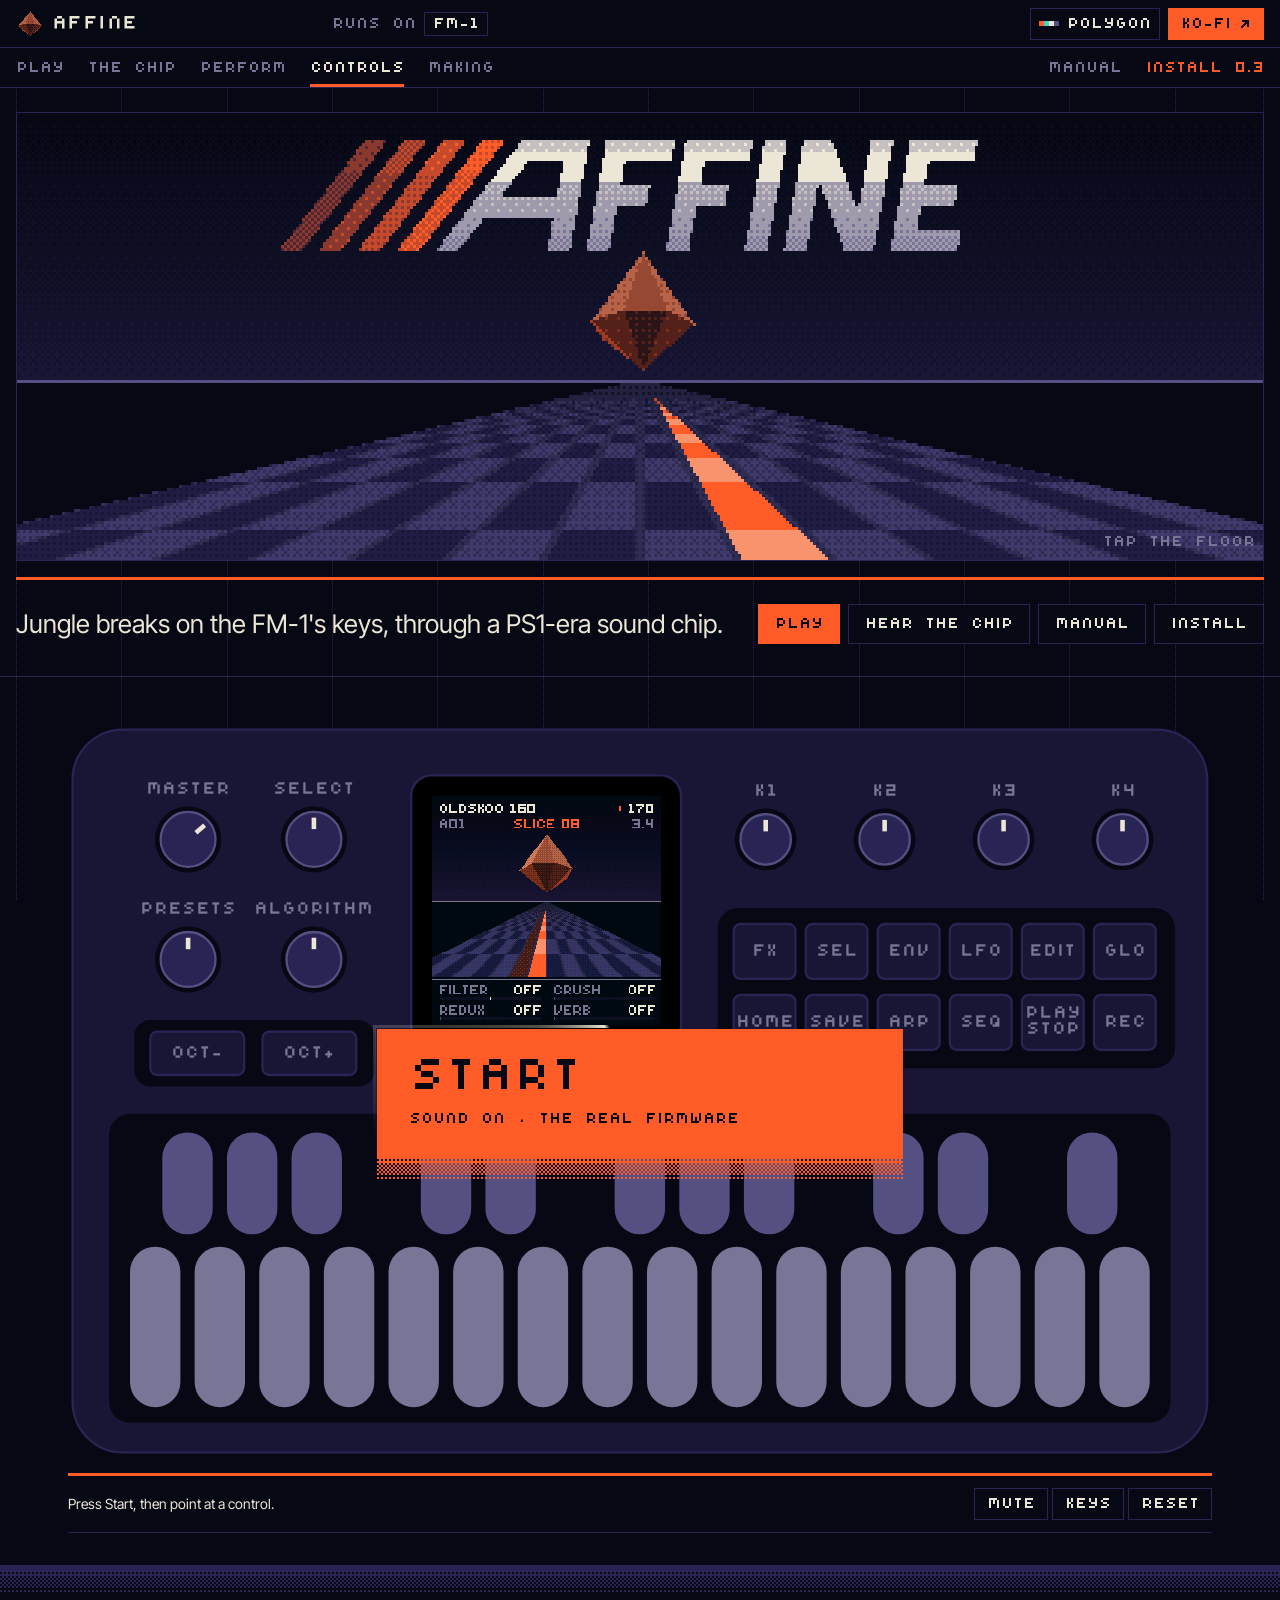
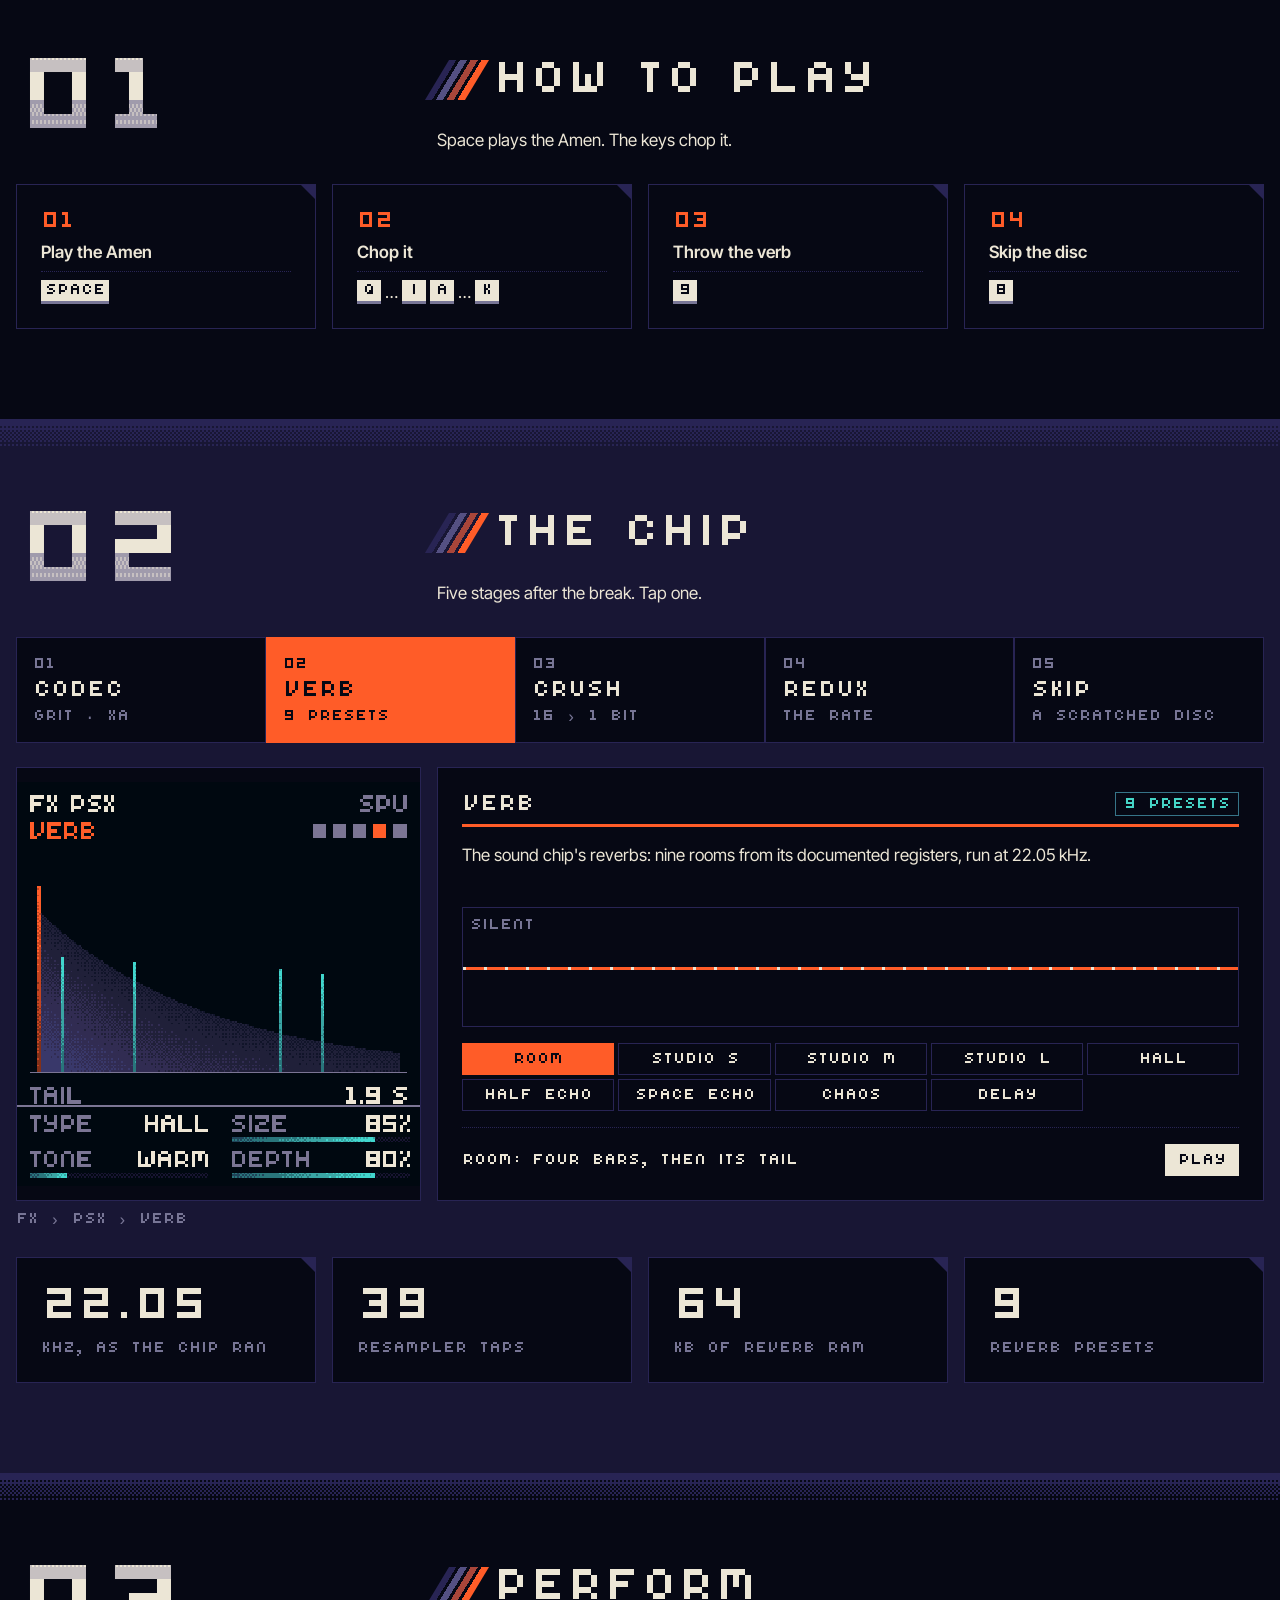
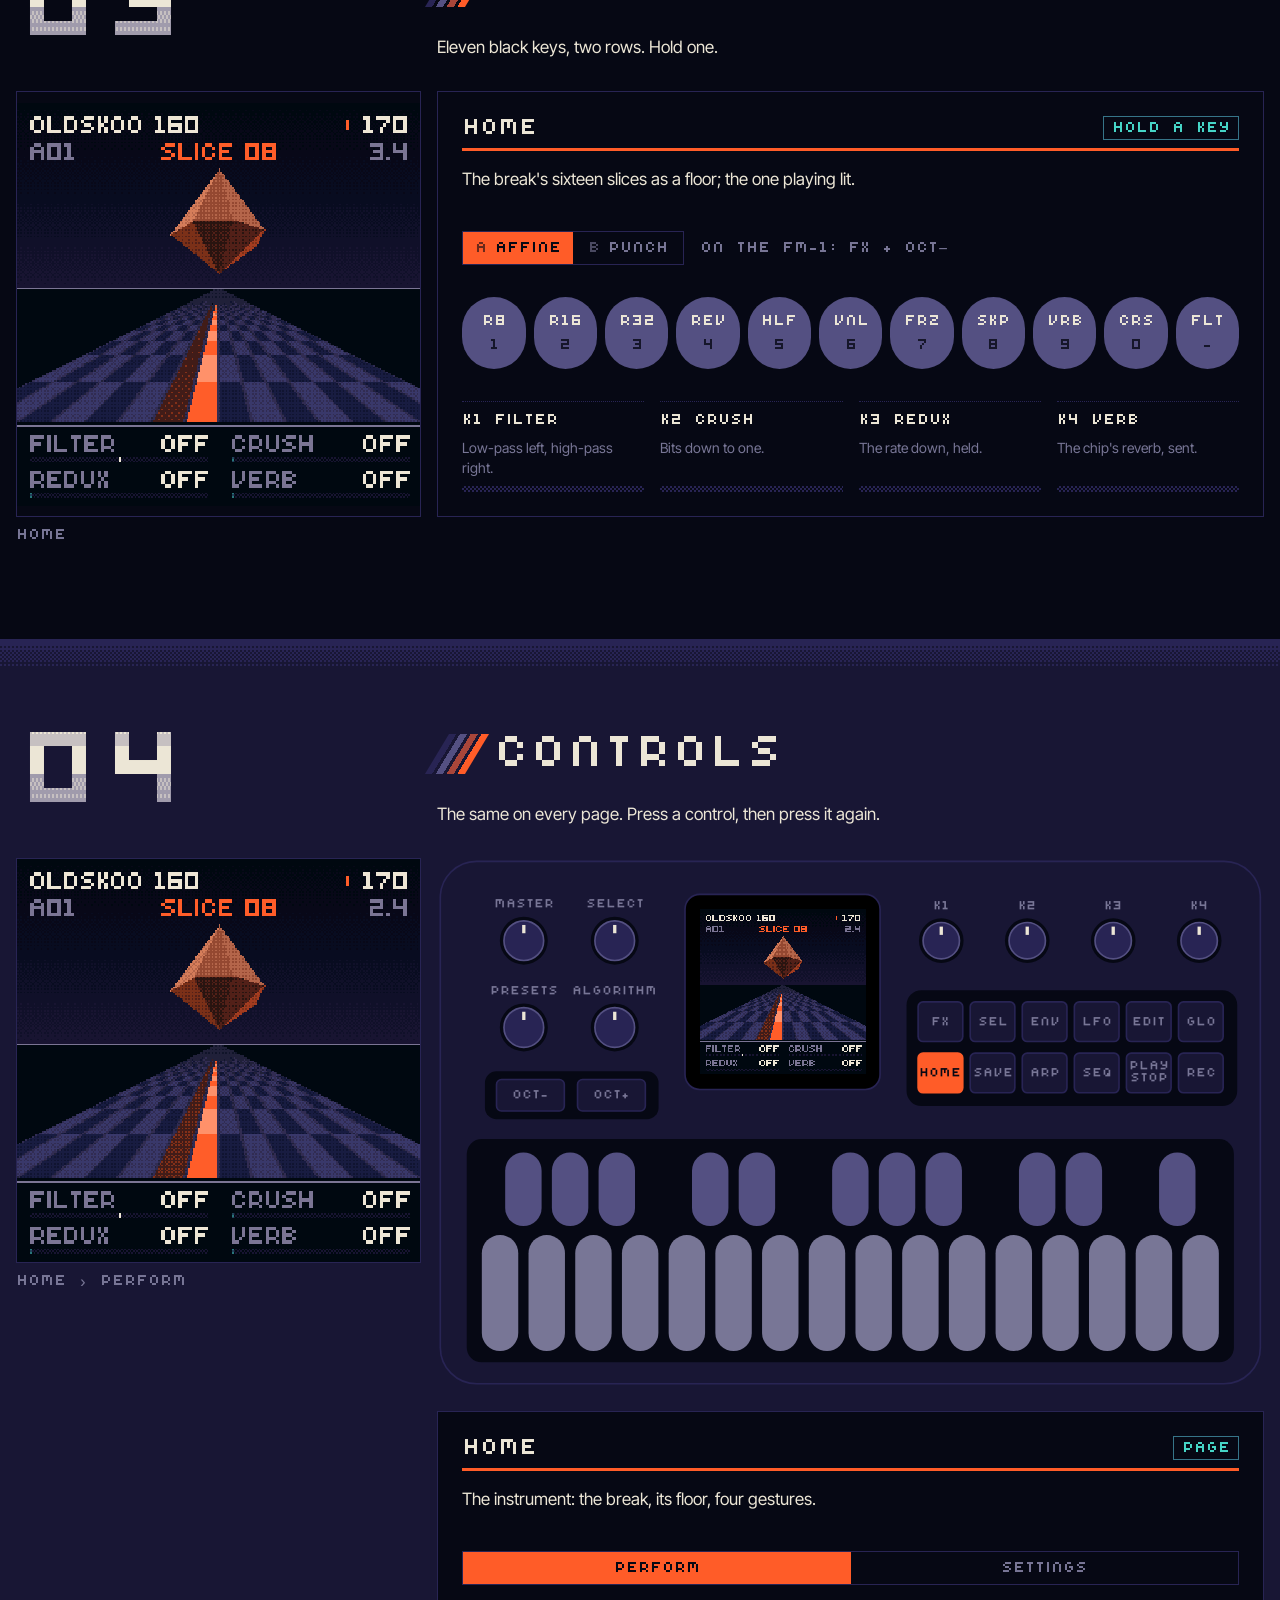
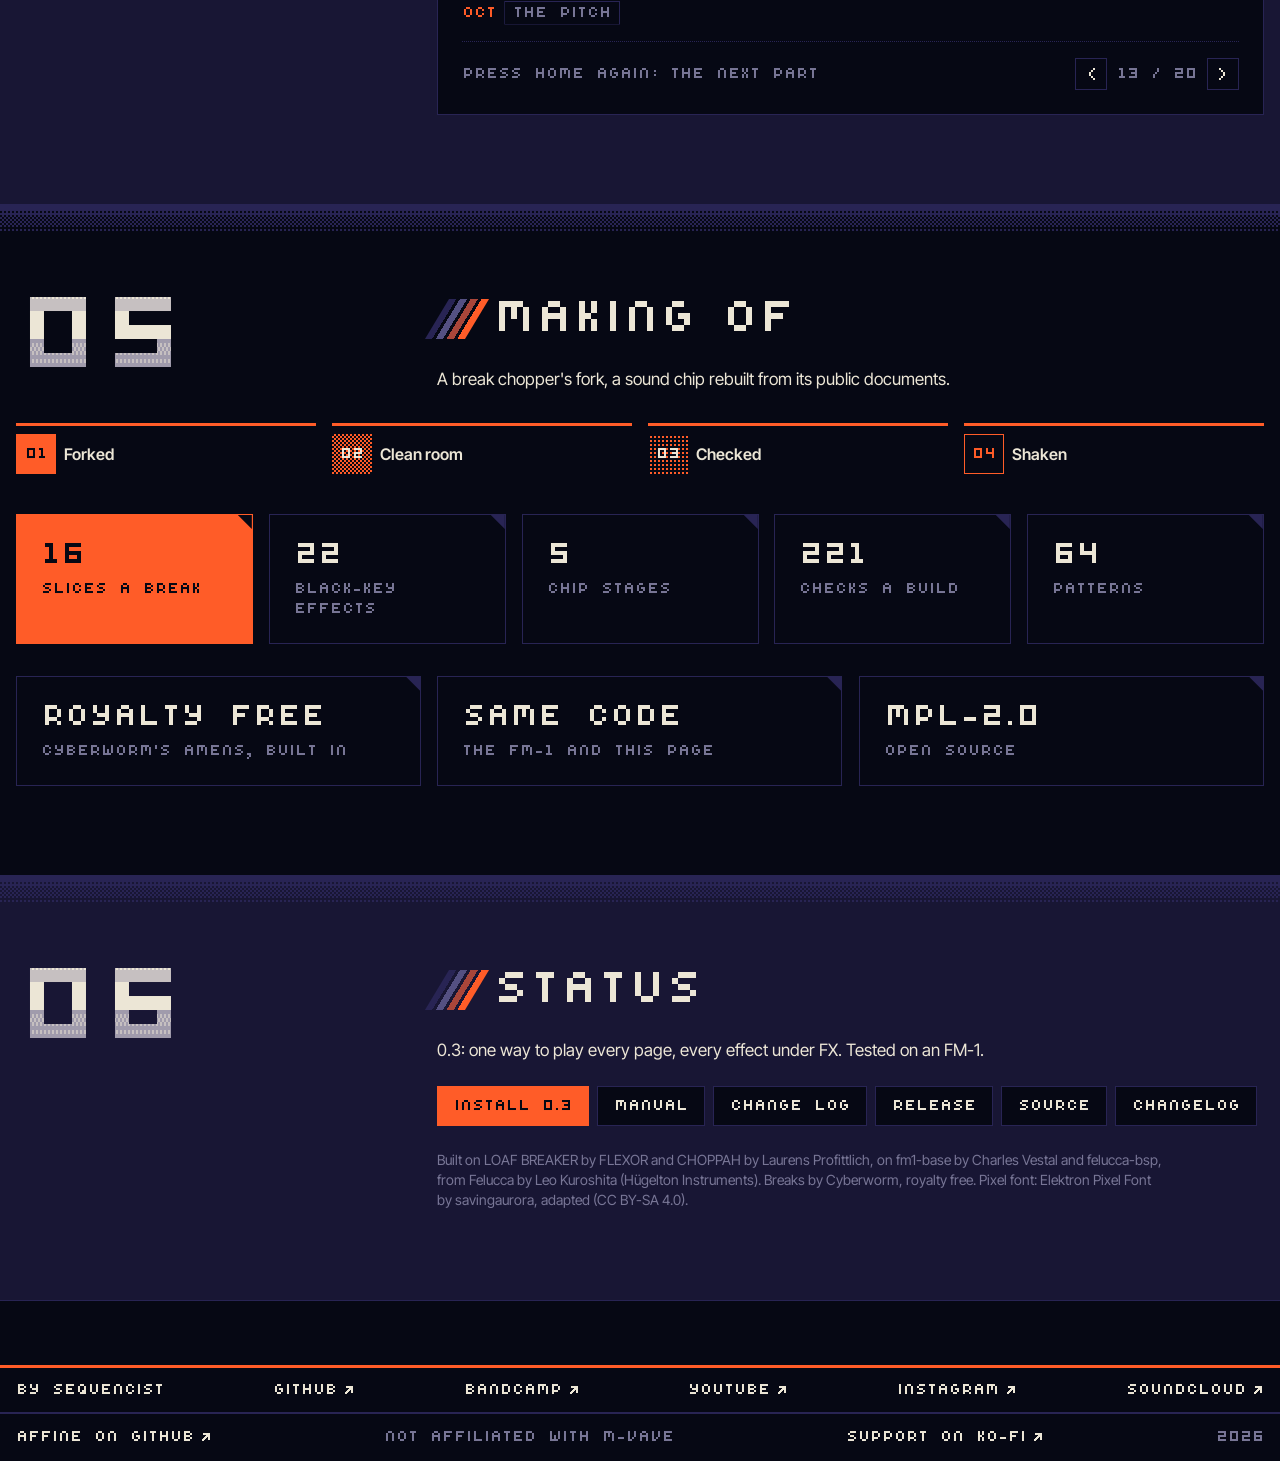
<file: web/index.html>
<!doctype html>
<!-- SPDX-License-Identifier: MPL-2.0 -->
<!-- AFFINE's site: the firmware itself in the browser (emu/app.wasm, fm1-base's emulator), on MONO2K's grid (one
     12-column grid, the dotted rules; numbered sections) in AFFINE's POLYGON look. style.css, site.js (the skins of the header's switch, dither,
     screens, motion), scene.js (the hero: the floor, the gem, the wordmark), panel.js and play.js (the FM-1),
     chip.js (the PSX bus, heard), perform.js (the black keys, both rows), controls.js (the controls map); manual.html and manual.js the manual, changelog.js its change log (CHANGELOG.md's). web/build.sh gathers emu/, screens/ and sounds/. -->
<html lang="en">
<head>
<meta charset="utf-8">
<meta name="viewport" content="width=device-width, initial-scale=1">
<title>AFFINE</title>
<meta name="description" content="AFFINE: a PS1-era jungle break chopper for the M-VAVE FM-1. Royalty-free Amens on the keys, eleven performance keys, a sound chip's reverbs, codec grit, bit crush and redux. Running in your browser.">
<meta name="theme-color" content="#060814">
<script>try { const s = +localStorage.getItem("affine.skin"); if (s > 0 && s < 5) document.documentElement.dataset.skin = s; } catch (e) {}</script>
<link rel="icon" href="gem.svg" type="image/svg+xml">
<link rel="preload" href="fonts/mono2k-font.otf" as="font" type="font/otf" crossorigin>
<link rel="stylesheet" href="style.css?v=24">
</head>
<body>
<!-- AFFINE's hover (style.css dg-tear): rows slipping as a disc skips -->
<svg class="dg-defs" width="0" height="0" aria-hidden="true" focusable="false">
  <filter id="dg-tear" x="-6%" y="0" width="112%" height="100%" color-interpolation-filters="sRGB"><feTurbulence type="fractalNoise" baseFrequency="0 0.16" numOctaves="1" seed="5" result="n"/><feComponentTransfer in="n" result="m"><feFuncR type="discrete" tableValues="0.5 0.5 0.15 0.5 0.85 0.5 0.5 0.3"/><feFuncG type="discrete" tableValues="0.5"/></feComponentTransfer><feDisplacementMap in="SourceGraphic" in2="m" scale="16" xChannelSelector="R" yChannelSelector="G"/></filter>
  <filter id="dg-tear2" x="-8%" y="0" width="116%" height="100%" color-interpolation-filters="sRGB"><feTurbulence type="fractalNoise" baseFrequency="0 0.28" numOctaves="1" seed="19" result="n"/><feComponentTransfer in="n" result="m"><feFuncR type="discrete" tableValues="0.5 0.9 0.5 0.5 0.1 0.5 0.7 0.5"/><feFuncG type="discrete" tableValues="0.5"/></feComponentTransfer><feDisplacementMap in="SourceGraphic" in2="m" scale="24" xChannelSelector="R" yChannelSelector="G"/></filter>
</svg>
<div class="rules" aria-hidden="true"><i></i><i></i><i></i><i></i><i></i><i></i><i></i><i></i><i></i><i></i><i></i><i></i></div>

<header class="bar">
  <a class="brand" href="./" aria-label="AFFINE"><canvas width="28" height="28" aria-hidden="true"></canvas><b>AFFINE</b></a>
  <p class="dev label"><span>Runs on</span><b class="badge">FM-1</b></p>
  <span class="acts"><button id="skin" class="btn btn--outline btn--sm skinbtn" type="button" aria-label="The skin: POLYGON. Next skin"><i aria-hidden="true"></i><span id="skin-n">POLYGON</span></button><a class="btn btn--primary btn--sm cta" href="https://ko-fi.com/sequencist" target="_blank" rel="noopener">Ko-fi</a></span>
</header>
<nav class="subnav" aria-label="Sections">
  <a href="#play">Play</a>
  <a href="#chip">The chip</a>
  <a href="#perform">Perform</a>
  <a href="#map">Controls</a>
  <a href="#made">Making</a>
  <span class="sp"></span>
  <a href="manual.html">Manual</a>
  <a href="install/" class="tag">Install 0.3</a>
  <i class="subnav__ink" aria-hidden="true"></i>
</nav>

<section class="hero">
  <div class="scene" id="scene-box">
    <canvas id="scene" role="img" aria-label="AFFINE: speed stripes into a chrome wordmark, over a floor of sixteen lanes and a turning gem"></canvas>
    <span class="scene__hint" aria-hidden="true">Tap the floor</span>
  </div>
  <div class="hero__sub">
    <p class="hero__line">Jungle breaks on the FM-1's keys, through a PS1-era sound chip.</p>
    <p class="hero__acts"><a class="btn btn--primary" href="#play">Play</a><a class="btn btn--outline" href="#chip">Hear the chip</a><a class="btn btn--outline" href="manual.html">Manual</a><a class="btn btn--outline" href="install/">Install</a></p>
  </div>
</section>

<section class="play" id="play" aria-label="The emulator: AFFINE's firmware running in this page">
  <div class="devwrap">
    <div class="devbox" id="devbox">
      <div class="device" id="device" tabindex="-1" aria-describedby="status">
        <svg id="panel" viewBox="0 0 1000 640" aria-hidden="true" focusable="false"></svg>
        <canvas id="lcd" width="240" height="240" role="img" aria-label="The screen"></canvas>
        <div id="controls" role="group" aria-label="The FM-1's panel" inert></div>
      </div>
    </div>
    <button id="start" class="start beam" type="button"><span>Start</span><small>Sound on · the real firmware</small></button>
  </div>
  <div class="playbar">
    <p class="status" id="status" role="status" aria-live="polite">Press Start, then point at a control.</p>
    <span class="cpu" id="cpu"></span>
    <div class="playbar__acts">
      <button class="btn btn--outline btn--sm" id="snd" type="button" aria-pressed="false">Mute</button>
      <button class="btn btn--outline btn--sm" id="keys-tog" type="button" aria-expanded="false" aria-controls="keymap">Keys</button>
      <button class="btn btn--outline btn--sm" id="reset" type="button" aria-expanded="false" aria-controls="reset-ask">Reset</button>
    </div>
  </div>
  <div class="drawer" id="keymap" hidden><div class="drawer__clip">
    <div class="drawer__in keymap">
      <div class="keys">
        <h3>Keys</h3>
        <dl>
          <dt><kbd>Q</kbd>–<kbd>I</kbd> <kbd>A</kbd>–<kbd>K</kbd></dt><dd>White keys: the break's 16 slices.</dd>
          <dt><kbd>1</kbd>–<kbd>0</kbd> <kbd>-</kbd></dt><dd>Black keys: the eleven effects, while held.</dd>
          <dt><kbd>Space</kbd> <kbd>O</kbd> <kbd>Esc</kbd></dt><dd>PLAY, REC, HOME.</dd>
        </dl>
      </div>
      <div class="keys">
        <h3>Knobs</h3>
        <dl>
          <dt><kbd>↑</kbd> <kbd>↓</kbd></dt><dd>SELECT: the tempo.</dd>
          <dt><kbd>[</kbd> <kbd>]</kbd> · <kbd>;</kbd> <kbd>'</kbd></dt><dd>ALGORITHM: the break. PRESETS: the pattern.</dd>
          <dt><kbd>Z</kbd> <kbd>X</kbd></dt><dd>OCT− and OCT+: a page's items, or the pitch.</dd>
        </dl>
      </div>
      <div class="keys">
        <h3>Mouse and touch</h3>
        <dl>
          <dt>A knob</dt><dd>Drag it up or down, or scroll over it.</dd>
          <dt>Shift-click</dt><dd>Holds a key or button down until clicked again.</dd>
        </dl>
      </div>
    </div>
  </div></div>
  <div class="drawer" id="reset-ask" hidden><div class="drawer__clip">
    <div class="drawer__in ask" role="group" aria-labelledby="reset-q">
      <p id="reset-q">Erase what this browser's AFFINE saved and start from the factory?</p>
      <p class="ask__acts"><button class="btn btn--solid btn--sm" id="reset-yes" type="button">Erase and restart</button><button class="btn btn--outline btn--sm" id="reset-no" type="button">Keep it</button></p>
    </div>
  </div></div>
</section>

<section class="sec" id="howto">
  <p class="sec__n" aria-hidden="true">01</p>
  <div class="sec__body">
    <h2 class="display stripes">How to play</h2>
    <p class="lede">Space plays the Amen. The keys chop it.</p>
  </div>
  <ol class="todo" aria-label="Try">
    <li class="rv-up"><h4>Play the Amen</h4><p class="where"><kbd>Space</kbd></p></li>
    <li class="rv-up" style="--i:1"><h4>Chop it</h4><p class="where"><kbd>Q</kbd>…<kbd>I</kbd> <kbd>A</kbd>…<kbd>K</kbd></p></li>
    <li class="rv-up" style="--i:2"><h4>Throw the verb</h4><p class="where"><kbd>9</kbd></p></li>
    <li class="rv-up" style="--i:3"><h4>Skip the disc</h4><p class="where"><kbd>8</kbd></p></li>
  </ol>
</section>

<section class="sec inv" id="chip">
  <p class="sec__n" aria-hidden="true">02</p>
  <div class="sec__body">
    <h2 class="display stripes">The chip</h2>
    <p class="lede">Five stages after the break. Tap one.</p>
  </div>
  <div class="chip">
    <ol class="chain" id="chain" aria-label="The PSX bus, in its order"></ol>
    <div class="chip__screen">
      <figure class="scr scan"><div class="scr__box"><canvas id="chip-scr" width="240" height="240" data-src="screens/psx-verb.png" role="img" aria-label="The FM-1's PSX page"></canvas></div><figcaption id="chip-cap">EFFECTS › PSX</figcaption></figure>
    </div>
    <div class="chip__plate card wipe">
      <div class="card__head"><h3 class="card__title" id="chip-name">VERB</h3><span class="badge badge--cool" id="chip-tag">9 presets</span></div>
      <p class="chip__line" id="chip-line"></p>
      <div class="scope"><canvas id="scope" aria-hidden="true"></canvas><span class="scope__t" id="scope-t">Silent</span><span class="scope__p" id="scope-p"></span></div>
      <div class="chips" id="chip-opts" role="group" aria-label="Its settings, heard"></div>
      <div class="card__foot">
        <span class="label" id="chip-hint">A break, dry, then the stage</span>
        <button class="btn btn--solid btn--sm" id="chip-play" type="button">Play</button>
      </div>
    </div>
    <ul class="chip__facts">
      <li class="tile rv-up"><b data-count="22.05">22.05</b><span>kHz, as the chip ran</span></li>
      <li class="tile rv-up" style="--i:1"><b data-count="39">39</b><span>resampler taps</span></li>
      <li class="tile rv-up" style="--i:2"><b data-count="64">64</b><span>KB of reverb RAM</span></li>
      <li class="tile rv-up" style="--i:3"><b data-count="9">9</b><span>reverb presets</span></li>
    </ul>
  </div>
</section>

<section class="sec" id="perform">
  <p class="sec__n" aria-hidden="true">03</p>
  <div class="sec__body">
    <h2 class="display stripes">Perform</h2>
    <p class="lede">Eleven black keys, two rows. Hold one.</p>
  </div>
  <div class="perf">
    <div class="perf__screen">
      <figure class="scr scan"><div class="scr__box"><canvas id="perf-scr" width="240" height="240" data-src="screens/home.png" role="img" aria-label="HOME on the FM-1"></canvas></div><figcaption id="perf-cap">HOME</figcaption></figure>
    </div>
    <div class="perf__plate card">
      <div class="card__head"><h3 class="card__title" id="perf-name">HOME</h3><span class="badge badge--cool" id="perf-key">Hold a key</span></div>
      <p class="perf__line" id="perf-line">The break's sixteen slices as a floor; the one playing lit.</p>
      <div class="perf__bar">
        <div class="seg" id="rows" role="radiogroup" aria-label="The black keys' row" style="--n:2">
          <button type="button" role="radio" aria-checked="true" data-row="0"><b>A</b>AFFINE</button><button type="button" role="radio" aria-checked="false" tabindex="-1" data-row="1"><b>B</b>PUNCH</button>
        </div>
        <p class="perf__mix" id="perf-mix"></p>
      </div>
      <div class="bks wipe" id="bks" role="group" aria-label="The black keys" data-row="0"></div>
      <ul class="knobs4" aria-label="HOME's four knobs">
        <li><b>K1 Filter</b><span>Low-pass left, high-pass right.</span><p class="gauge"><i></i></p></li>
        <li><b>K2 Crush</b><span>Bits down to one.</span><p class="gauge"><i></i></p></li>
        <li><b>K3 Redux</b><span>The rate down, held.</span><p class="gauge"><i></i></p></li>
        <li><b>K4 Verb</b><span>The chip's reverb, sent.</span><p class="gauge"><i></i></p></li>
      </ul>
    </div>
  </div>
</section>

<section class="sec inv" id="map">
  <p class="sec__n" aria-hidden="true">04</p>
  <div class="sec__body">
    <h2 class="display stripes">Controls</h2>
    <p class="lede">The same on every page. Press a control, then press it again.</p>
  </div>
  <div class="map">
    <div class="map__panel"><div class="map__dev"><svg id="map-svg" viewBox="0 0 1000 640" role="group" aria-label="The FM-1's controls"></svg><canvas class="map__lcd" id="map-lcd" width="240" height="240" aria-hidden="true"></canvas></div></div>
    <div class="map__screen">
      <figure class="scr scan"><div class="scr__box"><canvas id="map-scr" width="240" height="240" data-src="screens/m-home-perform.png" role="img" aria-label="The FM-1's screen for the control"></canvas></div><figcaption id="map-cap">HOME › PERFORM</figcaption></figure>
    </div>
    <div class="map__info card">
      <div class="card__head"><h3 class="card__title" id="map-name">HOME</h3><span class="badge badge--cool" id="map-tag">Page</span></div>
      <p class="map__line" id="map-line"></p>
      <div class="seg map__parts" id="map-parts" role="group" aria-label="Its parts"></div>
      <p class="map__items" id="map-items"></p>
      <div class="card__foot">
        <span class="label map__hint" id="map-hint"></span>
        <a class="btn btn--outline btn--sm" id="map-go" href="#perform" hidden>Perform</a>
        <span class="map__step"><button class="btn btn--outline btn--sm" id="map-prev" type="button" aria-label="The control before"><svg viewBox="0 0 8 8" width="16" height="16" shape-rendering="crispEdges" aria-hidden="true"><path fill="currentColor" d="M5 1h1v1H5zM4 2h1v1H4zM3 3h1v2H3zM4 5h1v1H4zM5 6h1v1H5z"/></svg></button><span class="label" id="map-n">01 / 20</span><button class="btn btn--outline btn--sm" id="map-next" type="button" aria-label="The next control"><svg viewBox="0 0 8 8" width="16" height="16" shape-rendering="crispEdges" aria-hidden="true"><path fill="currentColor" d="M2 1h1v1H2zM3 2h1v1H3zM4 3h1v2H4zM3 5h1v1H3zM2 6h1v1H2z"/></svg></button></span>
      </div>
      <p class="vh" id="map-say" aria-live="polite"></p>
    </div>
  </div>
</section>

<section class="sec" id="made">
  <p class="sec__n" aria-hidden="true">05</p>
  <div class="sec__body">
    <h2 class="display stripes">Making of</h2>
    <p class="lede">A break chopper's fork, a sound chip rebuilt from its public documents.</p>
  </div>
  <ol class="strip" aria-label="How">
    <li tabindex="0"><i aria-hidden="true">01</i><b>Forked</b><span class="tip" role="tooltip">From LOAF BREAKER by FLEXOR, itself CHOPPAH's fork by Laurens Profittlich: the slicer, the keys, the patterns.</span></li>
    <li tabindex="0"><i aria-hidden="true">02</i><b>Clean room</b><span class="tip" role="tooltip">The chip's effects written from psx-spx's public description: only its documented numbers, each credited. No ROM, no SDK, no emulator code.</span></li>
    <li tabindex="0"><i aria-hidden="true">03</i><b>Checked</b><span class="tip" role="tooltip">183 engine checks and 38 for the chip, every build; 100 scripted sessions in the simulator.</span></li>
    <li tabindex="0"><i aria-hidden="true">04</i><b>Shaken</b><span class="tip" role="tooltip">Random hands on every control for 15 minutes, three times; memory checkers on every run. Three bugs found and fixed.</span></li>
  </ol>
  <ul class="nums">
    <li class="tile hot rv-up"><b data-count="16">16</b><span>slices a break</span></li>
    <li class="tile rv-up" style="--i:1"><b data-count="22">22</b><span>black-key effects</span></li>
    <li class="tile rv-up" style="--i:2"><b data-count="5">5</b><span>chip stages</span></li>
    <li class="tile rv-up" style="--i:3"><b data-count="221">221</b><span>checks a build</span></li>
    <li class="tile rv-up" style="--i:4"><b data-count="64">64</b><span>patterns</span></li>
  </ul>
  <ul class="facts">
    <li class="tile rv-up"><b>Royalty free</b><span>Cyberworm's Amens, built in</span></li>
    <li class="tile rv-up" style="--i:1"><b>Same code</b><span>the FM-1 and this page</span></li>
    <li class="tile rv-up" style="--i:2"><b>MPL-2.0</b><span>open source</span></li>
  </ul>
</section>

<section class="sec inv" id="status">
  <p class="sec__n" aria-hidden="true">06</p>
  <div class="sec__body">
    <h2 class="display stripes">Status</h2>
    <p class="lede">0.3: one way to play every page, every effect under FX. Tested on an FM-1.</p>
    <p class="hero__acts status__acts"><a class="btn btn--primary" href="install/">Install 0.3</a><a class="btn btn--outline" href="manual.html">Manual</a><a class="btn btn--outline" href="manual.html#changelog">Change log</a><a class="btn btn--outline" href="https://github.com/InigoHernandez/affine/releases" target="_blank" rel="noopener">Release</a><a class="btn btn--outline" href="https://github.com/InigoHernandez/affine" target="_blank" rel="noopener">Source</a><a class="btn btn--outline" href="https://github.com/InigoHernandez/affine/blob/main/CHANGELOG.md" target="_blank" rel="noopener">Changelog</a></p>
    <p class="credits">Built on LOAF BREAKER by FLEXOR and CHOPPAH by Laurens Profittlich, on fm1-base by Charles Vestal and felucca-bsp, from Felucca by Leo Kuroshita (Hügelton Instruments). Breaks by Cyberworm, royalty free. Pixel font: Elektron Pixel Font by savingaurora, adapted (CC BY-SA 4.0).</p>
  </div>
</section>

<nav class="bar links" aria-label="Sequencist, the author">
  <span class="label">By Sequencist</span>
  <a class="label" href="https://github.com/InigoHernandez" target="_blank" rel="noopener">GitHub</a>
  <a class="label" href="https://sequencist.bandcamp.com/" target="_blank" rel="noopener">Bandcamp</a>
  <a class="label" href="https://www.youtube.com/@sequencist" target="_blank" rel="noopener">YouTube</a>
  <a class="label" href="https://www.instagram.com/sequencist.fm" target="_blank" rel="noopener">Instagram</a>
  <a class="label" href="https://soundcloud.com/sequencist" target="_blank" rel="noopener">SoundCloud</a>
</nav>
<footer class="bar foot">
  <a class="label kofi" href="https://github.com/InigoHernandez/affine" target="_blank" rel="noopener">AFFINE on GitHub</a><span class="label">Not affiliated with M-VAVE</span><a class="label kofi" href="https://ko-fi.com/sequencist" target="_blank" rel="noopener">Support on Ko-fi</a><span class="label r">2026</span>
</footer>

<script src="site.js?v=3"></script>
<script src="scene.js?v=1"></script>
<script src="brand.js?v=1"></script>
<script src="panel.js?v=1"></script>
<script src="play.js?v=5"></script>
<script src="chip.js?v=3"></script>
<script src="perform.js?v=3"></script>
<script src="controls.js?v=1"></script>
</body>
</html>
</file>
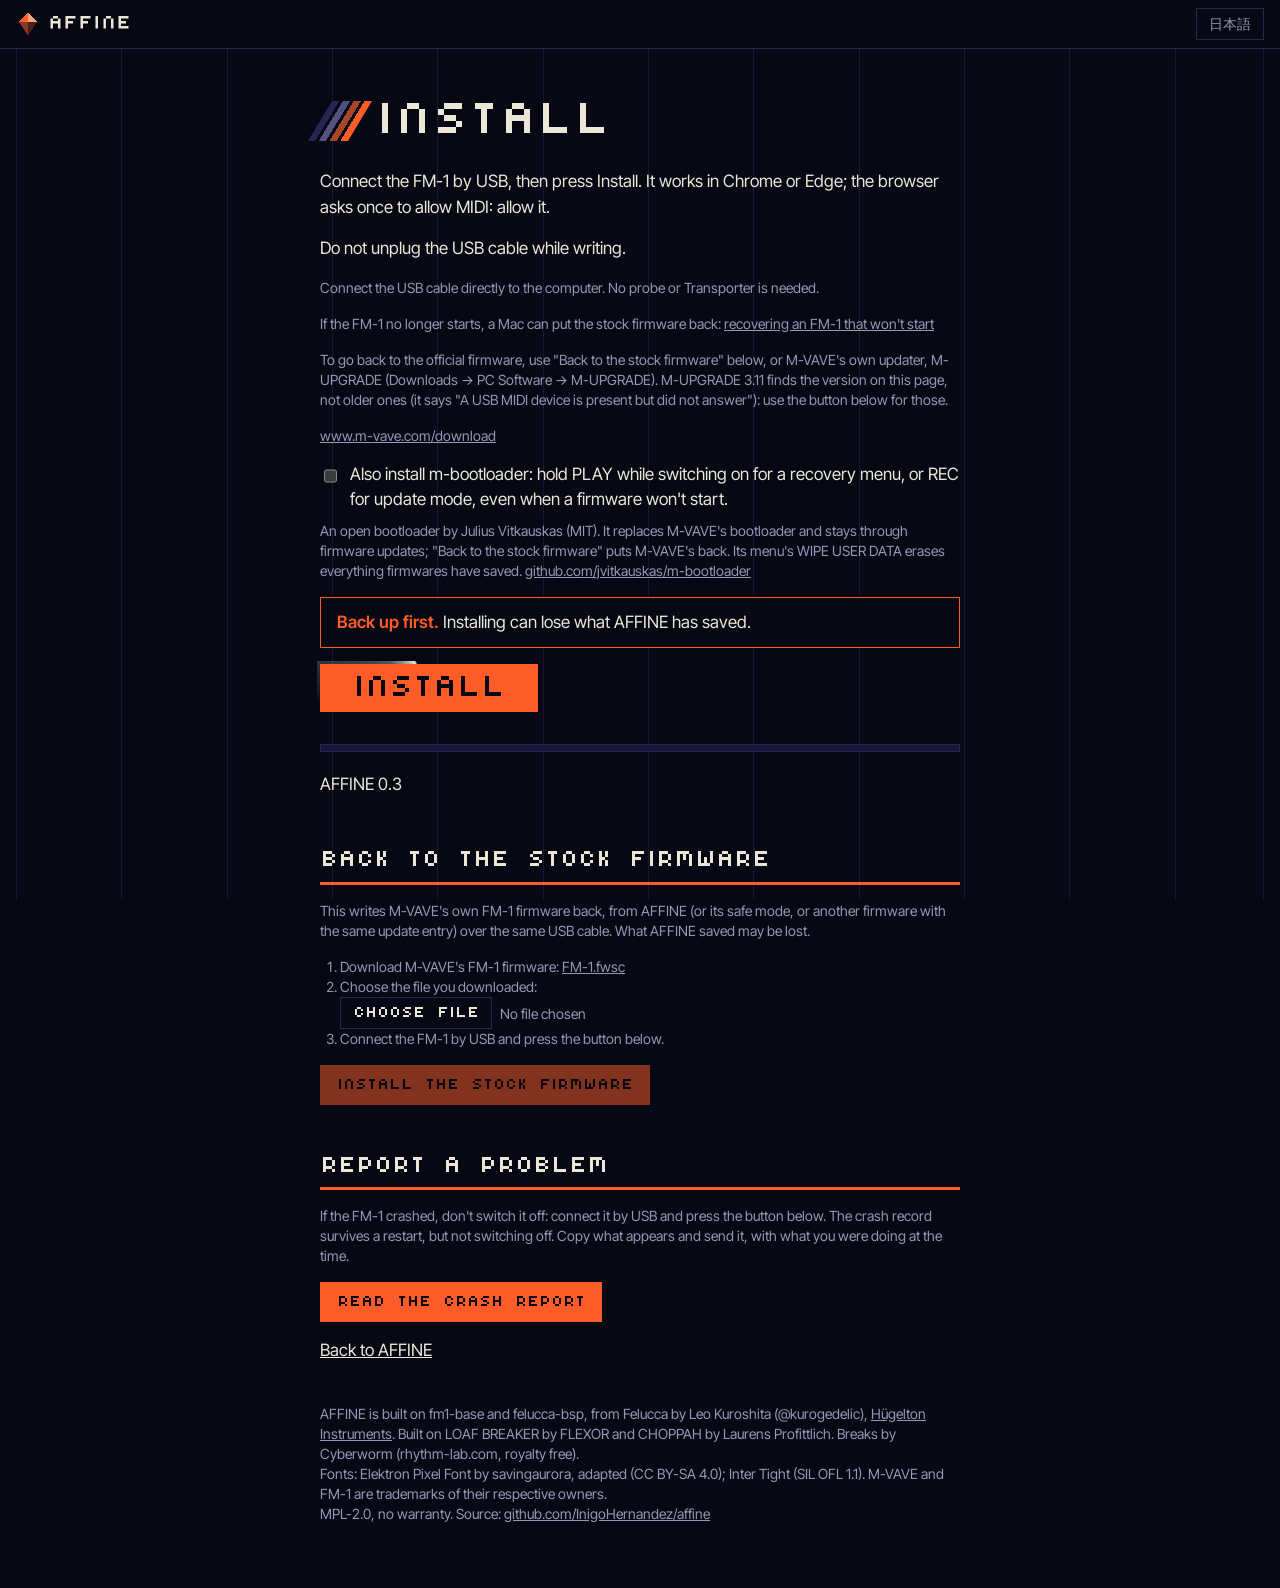
<file: web/install/index.html>
<!doctype html>
<!-- SPDX-License-Identifier: MPL-2.0
     Copyright (C) 2026 Charles Vestal
     Copyright (C) 2026 Leo Kuroshita (@kurogedelic), Hügelton Instruments
     A firmware's installer page: Felucca's (by way of X0X and FoMni-1), English first. tools/make_site.py fills in
     the firmware's name, source and credits ({{...}}) and inlines fm1pkg.js, fm1ota.js and the package's metadata. -->
<html lang="en">
<head>
<meta charset="utf-8">
<meta name="viewport" content="width=device-width, initial-scale=1">
<title>Install · AFFINE</title>
<style>
  /* light: the coral and the dim brown darkened just enough for 4.5:1 on the cream (and white on the coral) */
  :root { --bg: #faf4e8; --fg: #48392f; --dim: #6e5c4b; --accent: #b84a1e; --on-accent: #fff; --bad: #a3271b; --focus: #1f6fd1; }
  @media (prefers-color-scheme: dark) {
    :root:not([data-theme="light"]) { --bg: #1c1814; --fg: #f2e8d8; --dim: #b3a28e; --accent: #f28a5a; --on-accent: #2a140a; --bad: #ff8a73; --focus: #79adff; }
  }
  :root[data-theme="dark"] { --bg: #1c1814; --fg: #f2e8d8; --dim: #b3a28e; --accent: #f28a5a; --on-accent: #2a140a; --bad: #ff8a73; --focus: #79adff; }
  body { margin: 0; background: var(--bg); color: var(--fg);
         font: 16px/1.6 -apple-system, BlinkMacSystemFont, "Helvetica Neue", Arial, sans-serif; }
  main { max-width: 520px; margin: 0 auto; padding: 48px 16px 0; }
  footer { max-width: 520px; margin: 0 auto; padding: 24px 16px 48px; }
  h1 { font-size: 24px; font-weight: 600; margin: 0 0 24px; }
  .lang { float: right; font-size: 13px; color: var(--dim); cursor: pointer; text-decoration: underline; background: none; padding: 4px 0; }
  p { margin: 0 0 16px; }
  button { font: inherit; background: var(--accent); color: var(--on-accent); border: 0; border-radius: 999px; padding: 8px 22px; cursor: pointer; }
  button:disabled { opacity: .45; cursor: default; }
  :focus-visible { outline: 3px solid var(--focus); outline-offset: 2px; }
  a { color: inherit; }
  #alert { color: var(--bad); font-weight: 600; margin: 0; }
  #alert:empty { display: none; }
  .sr { position: absolute; width: 1px; height: 1px; overflow: hidden; clip: rect(0 0 0 0); white-space: nowrap; }
  #status { margin-top: 16px; min-height: 1.6em; }
  .small { color: var(--dim); font-size: 13px; }
  progress { width: 100%; height: 8px; margin-top: 16px; accent-color: var(--accent); }
  pre { color: var(--dim); font-size: 12px; white-space: pre-wrap; margin-top: 16px; }
  /* the log: its own scrolling box (an install is a few thousand lines), hidden until it has some */
  #log { max-height: 15em; overflow-y: auto; overscroll-behavior: contain; padding: 8px 10px; border-radius: 6px;
         border: 1px solid color-mix(in srgb, var(--dim) 35%, transparent); }
  #log:empty { display: none; }
  #portlist { list-style: none; padding: 0; }
  #portlist li { display: flex; gap: 10px; align-items: center; margin: 0 0 6px; }
  h2 { font-size: 18px; font-weight: 600; margin: 40px 0 12px; }
  ol { margin: 0 0 16px; padding-left: 20px; }
  textarea { width: 100%; box-sizing: border-box; font: 12px/1.4 ui-monospace, Menlo, monospace; color: var(--fg);
             background: transparent; border: 1px solid var(--dim); border-radius: 6px; padding: 8px; }
  input[type=file] { font: inherit; font-size: 13px; color: var(--fg); max-width: 100%; }
  .opt { display: flex; gap: 10px; align-items: flex-start; margin: 0 0 8px; }
  .opt input { margin-top: 6px; accent-color: var(--accent); }
  .backup { border: 2px solid var(--accent); border-radius: 10px; padding: 12px 14px; margin: 0 0 16px; }
  .backup strong { color: var(--accent); }
  dialog { max-width: 440px; border: 0; border-radius: 12px; padding: 24px; background: var(--bg); color: var(--fg);
           box-shadow: 0 8px 40px rgba(0, 0, 0, .35); }
  dialog::backdrop { background: rgba(0, 0, 0, .45); }
  dialog h2 { margin: 0 0 12px; }
  dialog .row { display: flex; gap: 12px; justify-content: flex-end; margin: 24px 0 0; }
  button.plain { background: none; color: var(--fg); border: 1px solid var(--dim); }
  @media (prefers-reduced-motion: reduce) { * { transition: none !important; animation: none !important; } }
</style>
<link rel="icon" href="../gem.svg" type="image/svg+xml">
<style>/* AFFINE (tools/install_theme.py): the installer on the site's system (web/style.css): POLYGON's colours, the 8 px
 * scale, the 12-column rules, one button (primary, outline; 32 / 40 / 48), cards, a keycap-free page; motion from
 * transitions.dev's tokens (the dialog opens like its modal), the Install button's beam after Libraries.dev's */
@font-face { font-family: "AFF Pixel"; src: url(../fonts/mono2k-font.otf) format("opentype"); font-display: block; }
@font-face { font-family: "Inter Tight"; src: url(../fonts/InterTight-400.woff) format("woff"); font-weight: 400; }
@font-face { font-family: "Inter Tight"; src: url(../fonts/InterTight-600.woff) format("woff"); font-weight: 600 900; }
:root, :root:not([data-theme="light"]), :root[data-theme="dark"] {
  --bg: #060814; --fg: #ece6d6; --dim: #9896b4; --accent: #ff5c28; --on-accent: #060814; --bad: #ff8a73; --focus: #ff5c28;
  --line: #282454; --card: #181634; --cool: #46d6c8; color-scheme: dark;
  --pix: "AFF Pixel", ui-monospace, Menlo, monospace; --label: 400 16px / 20px var(--pix);
  --s05: 4px; --s1: 8px; --s15: 12px; --s2: 16px; --s3: 24px; --s4: 32px; --s6: 48px; --gut: 16px; --max: 1440px;
  --pad: max(var(--gut), calc((100% - var(--max)) / 2 + var(--gut)));
  --h-sm: 32px; --h-md: 40px; --h-lg: 48px;
  --duration-quick: 150ms; --duration-fast: 250ms; --ease-smooth-out: cubic-bezier(0.22, 1, 0.36, 1); }
html { background: var(--bg); overflow-x: clip; }
[hidden] { display: none !important; }   /* (the page hides its buttons with the attribute; a button's own display must not win) */
body { font: 17px/1.5 "Inter Tight", "Helvetica Neue", Arial, sans-serif; -webkit-font-smoothing: antialiased; background: transparent; }
.affrules { position: fixed; inset: 0; z-index: -1; pointer-events: none; display: grid; grid-template-columns: repeat(12, minmax(0, 1fr));
  column-gap: var(--gut); padding: 0 var(--pad); }
.affrules i { border-left: 1px dotted var(--line); }
.affrules i:last-child { border-right: 1px dotted var(--line); }
main, footer { max-width: 640px; padding-left: var(--gut); padding-right: var(--gut); }
main { padding-top: var(--s6); }
main > p, main > div, main > ol { margin: 0 0 var(--s2); }
h1 { font: 400 48px/1 var(--pix); text-transform: uppercase; margin: 0 0 var(--s3); display: flex; align-items: center; gap: var(--s2); }
h1::before { content: ""; flex: 0 0 auto; width: 40px; height: 40px; transform: skewX(-31deg);
  background: linear-gradient(90deg, var(--line) 0 18%, transparent 18% 27%, #545082 27% 45%, transparent 45% 54%, #a8462a 54% 72%, transparent 72% 81%, var(--accent) 81%); }
h2 { font: 400 24px/1.1 var(--pix); text-transform: uppercase; margin: var(--s6) 0 var(--s2); padding-bottom: var(--s1); border-bottom: 3px solid var(--accent); }
.small { font-size: 14px; line-height: 20px; }
/* buttons: primary (hot), .plain outline; 40 high, Install 48 */
button { display: inline-flex; align-items: center; justify-content: center; height: var(--h-md); padding: 0 var(--s2); border-radius: 0;
  font: var(--label); text-transform: uppercase; color: var(--on-accent); background: var(--accent); border: 1px solid var(--accent);
  transition: background-color var(--duration-quick) var(--ease-smooth-out), color var(--duration-quick) var(--ease-smooth-out); }
button:hover:not(:disabled) { background: var(--bg); color: var(--accent); }
button:active:not(:disabled) { transform: translateY(1px); }
button:disabled { opacity: 0.5; }
button.plain { color: var(--fg); background: var(--bg); border-color: var(--line); }
button.plain:hover:not(:disabled) { color: var(--fg); border-color: var(--fg); }
:focus-visible { outline: 2px solid var(--accent); outline-offset: 2px; }
.lang { position: absolute; top: var(--s1); right: var(--pad); height: var(--h-sm); padding: 0 var(--s15); float: none;
  font: 400 14px/1 "Inter Tight", sans-serif; text-transform: none; text-decoration: none; color: var(--dim); background: var(--bg); border: 1px solid var(--line); }
.lang:hover:not(:disabled) { color: var(--fg); background: var(--bg); border-color: var(--fg); }
#go { position: relative; height: var(--h-lg); padding: 0 var(--s4); font-size: 32px; }
/* the beam round Install, in pixel steps (once it can be pressed) */
@property --beam { syntax: "<angle>"; inherits: false; initial-value: 0deg; }
#go:not(:disabled)::before { content: ""; position: absolute; inset: -4px; padding: 3px; pointer-events: none;
  background: conic-gradient(from var(--beam), transparent 0 72%, color-mix(in srgb, var(--fg) 35%, transparent) 84%, var(--fg) 92%, transparent 93%);
  -webkit-mask: linear-gradient(#000 0 0) content-box, linear-gradient(#000 0 0); -webkit-mask-composite: xor;
  mask: linear-gradient(#000 0 0) content-box exclude, linear-gradient(#000 0 0); animation: beam 2.8s steps(56) infinite; }
@keyframes beam { to { --beam: 360deg; } }
input[type=file] { font-size: 14px; color: var(--dim); }
input[type=file]::file-selector-button { height: var(--h-sm); margin-right: var(--s1); padding: 0 var(--s15); font: var(--label); text-transform: uppercase;
  color: var(--fg); background: var(--bg); border: 1px solid var(--line); border-radius: 0; cursor: pointer; }
input[type=file]::file-selector-button:hover { border-color: var(--fg); }
input[type=checkbox] { accent-color: var(--accent); width: 16px; height: 16px; }
progress { appearance: none; -webkit-appearance: none; height: 8px; border: 1px solid var(--line); background: var(--card); }
progress::-webkit-progress-bar { background: var(--card); }
progress::-webkit-progress-value { background: var(--accent); transition: width var(--duration-fast) var(--ease-smooth-out); }
progress::-moz-progress-bar { background: var(--accent); }
#log, textarea { border-radius: 0; border: 1px solid var(--line); background: var(--card); }
/* cards: the note, the backup, the dialogs */
.affnote, .backup { padding: var(--s15) var(--s2); border: 1px solid var(--line); border-radius: 0; background: var(--bg); }
.affnote { border-color: color-mix(in srgb, var(--cool) 45%, var(--line)); }
.affnote b { font: var(--label); text-transform: uppercase; color: var(--cool); margin-right: var(--s05); }
.backup { border-color: var(--accent); }
dialog { border-radius: 0; border: 1px solid var(--line); background: var(--card); padding: var(--s3); box-shadow: none; }
dialog h2 { margin-top: 0; }
dialog .row { gap: var(--s1); }
dialog[open] { animation: aff-modal var(--duration-fast) var(--ease-smooth-out); }
dialog[open]::backdrop { background: rgba(6, 8, 20, 0.7); animation: aff-fade var(--duration-fast) var(--ease-smooth-out); }
@keyframes aff-modal { from { opacity: 0; scale: 0.96; } }
@keyframes aff-fade { from { opacity: 0; } }
/* the bar: the site's header */
.affbar { position: relative; display: flex; justify-content: space-between; align-items: center; gap: var(--s2); min-height: var(--h-lg);
  padding: 0 var(--pad); border-bottom: 1px solid var(--line); background: var(--bg); font: 400 20px/1 var(--pix); text-transform: uppercase; }
.affbar a { display: inline-flex; align-items: center; gap: var(--s1); text-decoration: none; }
.affbar a:hover { color: var(--accent); }
.affbar svg { width: 24px; height: 24px; }
footer { padding-bottom: var(--s6); }
@media (max-width: 480px) { h1 { font-size: 32px; gap: 12px; } h1::before { width: 28px; height: 28px; } #go { font-size: 24px; } }   /* (one line on a phone) */
@media (max-width: 360px) { h1 { font-size: 24px; gap: 10px; } h1::before { width: 22px; height: 22px; } }
@media (prefers-reduced-motion: reduce) { #go::before { animation: none; } dialog[open], dialog[open]::backdrop { animation: none; } }
</style>
</head>
<body>
<div class="affrules" aria-hidden="true"><i></i><i></i><i></i><i></i><i></i><i></i><i></i><i></i><i></i><i></i><i></i><i></i></div>
<nav class="affbar" aria-label="AFFINE"><a href="../"><svg viewBox="0 0 32 32" aria-hidden="true" shape-rendering="crispEdges"><path fill="#ff5c28" d="M16 1 4 13h12z"/><path fill="#f6a382" d="M16 1 28 13H16z"/><path fill="#8a3a22" d="M4 13h12v18z"/><path fill="#4a2018" d="M16 13h12L16 31z"/></svg>AFFINE</a></nav>
<main>
  <button type="button" class="lang" id="lang" lang="ja">日本語</button>
  <h1>Install</h1>
  <p data-t="intro">Connect the FM-1 by USB, then press Install. It works in Chrome or Edge; the browser asks once to allow MIDI: allow it.</p>
  <p data-t="warn">Do not unplug the USB cable while writing.</p>
  <p class="small" data-t="direct"></p>
  <p class="small"><span data-t="brick"></span>
    <a href="https://github.com/hugelton/felucca-bsp/tree/main/tools" data-t="bricklink">recovering an FM-1 that won't start</a></p>
  <p class="small" data-t="back"></p>
  <p class="small"><a href="https://www.m-vave.com/download" target="_blank" rel="noopener">www.m-vave.com/download<span class="sr" data-t="newtab"> (opens in a new tab)</span></a></p>
  <div id="mbootopt" hidden>
    <p class="opt"><input type="checkbox" id="mboot"><label for="mboot" data-t="mboot"></label></p>
    <p class="small"><span data-t="mbootwhy"></span>
      <a href="https://github.com/jvitkauskas/m-bootloader" target="_blank" rel="noopener">github.com/jvitkauskas/m-bootloader<span class="sr" data-t="newtab"> (opens in a new tab)</span></a></p>
  </div>
  <p class="backup"><strong data-t="bakh">Back up first.</strong> <span data-t="confirmbak"></span>
    <a class="baklink" href="../backup/" target="_blank" rel="noopener"><span data-t="backuplink"></span><span class="sr" data-t="newtab"> (opens in a new tab)</span></a></p>
  <p><button type="button" id="go" disabled data-t="install">Install</button></p>
  <label class="sr" for="bar" data-t="progress">Progress</label>
  <progress id="bar" max="100" value="0"></progress>
  <p id="status" role="status"></p>
  <p id="alert" role="alert"></p>
  <pre id="log"></pre>
  <div id="portpick" hidden>
    <h2 data-t="pickh">Is the FM-1 under another name?</h2>
    <p class="small" data-t="pickwhy"></p>
    <ul id="portlist" class="small"></ul>
    <p id="pickstatus" role="status"></p>
  </div>
  <h2 data-t="stockh">Back to the stock firmware</h2>
  <p class="small" data-t="stockwhy"></p>
  <ol class="small">
    <li><span data-t="stock1"></span> <a id="stocklink" href="https://yms-file-store.oss-cn-hongkong.aliyuncs.com/software/firmware/FM-1.fwsc">FM-1.fwsc</a></li>
    <li><label for="stockfile" data-t="stock2">Choose the file you downloaded:</label><br><input type="file" id="stockfile" accept=".fwsc"></li>
    <li data-t="stock3"></li>
  </ol>
  <p><button type="button" id="stockgo" disabled data-t="stockinstall">Install the stock firmware</button></p>
  <h2 data-t="reporth">Report a problem</h2>
  <p class="small" data-t="reportwhy"></p>
  <p><button type="button" id="reportgo" data-t="reportread">Read the crash report</button>
    <button type="button" id="reportcopy" hidden data-t="reportcopy">Copy</button></p>
  <p id="reportstatus" role="status"></p>
  <label class="sr" for="report" data-t="reportlabel">Crash report</label>
  <textarea id="report" readonly hidden rows="14"></textarea>
  <p><a href="../" data-t="manual">Back to AFFINE</a></p>
</main>
<dialog id="appask" aria-labelledby="appaskh">
  <form method="dialog">
    <h2 id="appaskh"></h2>
    <div id="appaskt"></div>
    <div class="row" id="appaskrow"></div>
  </form>
</dialog>
<dialog id="confirm" aria-labelledby="confirmh">
  <form method="dialog">
    <h2 id="confirmh" data-t="confirmh"></h2>
    <p class="backup"><strong data-t="bakh">Back up first.</strong> <span data-t="confirmbak"></span>
      <a class="baklink" href="../backup/" target="_blank" rel="noopener"><span data-t="backuplink"></span><span class="sr" data-t="newtab"> (opens in a new tab)</span></a></p>
    <p class="opt"><input type="checkbox" id="bakok"><label for="bakok" data-t="bakok"></label></p>
    <p data-t="confirm1"></p>
    <p id="confirmboot" data-t="confirmboot"></p>
    <div class="row"><button type="submit" class="plain" value="cancel" data-t="confirmcancel"></button>
      <button type="submit" id="confirmgo" value="go" disabled data-t="confirmgo"></button></div>
  </form>
</dialog>
<footer>
  <p class="small">AFFINE is built on fm1-base and felucca-bsp, from Felucca by Leo Kuroshita (@kurogedelic), <a href="https://hugelton.com" target="_blank" rel="noopener">Hügelton Instruments<span class="sr" data-t="newtab"> (opens in a new tab)</span></a>. Built on LOAF BREAKER by FLEXOR and CHOPPAH by Laurens Profittlich. Breaks by Cyberworm (rhythm-lab.com, royalty free).<br>
    Fonts: Elektron Pixel Font by savingaurora, adapted (CC BY-SA 4.0); Inter Tight (SIL OFL 1.1). M-VAVE and FM-1 are trademarks of their respective owners.<br>
    <span data-t="license"></span> <a href="https://github.com/InigoHernandez/affine" target="_blank" rel="noopener">github.com/InigoHernandez/affine<span class="sr" data-t="newtab"> (opens in a new tab)</span></a></p>
</footer>
<script type="module">
// SPDX-License-Identifier: MPL-2.0
// Copyright (C) 2026 Charles Vestal
// Copyright (C) 2026 Chris Farrell (the FM-1's usual port names, and other ports asked only once allowed: from
//   fm-static, github.com/seajaysec/fm-static, by his permission under MPL-2.0: seajaysec/fm-static#1)
//
// Finding FM-1s on Web MIDI, one copy for every page: fm1-base's installer (through fm1ota.js) and backup page, and
// the FM-1 Screen Reader's page (fm1-reader web/reader.js). fm1-reader keeps a copy of this file, made and checked by
// its tools/sync_announce.sh: change it here.
//
// A port is asked who it is in one of two ways:
//  - The screen reader's HELLO (fm1-reader PROTOCOL.md): F0 7D 53 52 01 01 F7. 7D is the ID for non-commercial use,
//    which other gear ignores, so a HELLO goes to every port, ASK_TRIES times while the port stays plugged in. Every
//    firmware on fm1-base answers it (device/announce.c) with its name and the link to its words file, whatever its
//    port is called. M-VAVE's firmware and the update loader don't.
//  - The update protocol's identity query (fm1ota.js handshake): M-VAVE's own SysEx, which the stock firmware and the
//    loader answer too. It goes only to an askable port: one with a usual name (PORT_NAMES), one the user picked, or
//    one that answered a HELLO.
// A HELLO answer is told from the HELLO itself by the name in it: a loopback (macOS's IAC bus, a DAW's MIDI through)
// sends the HELLO back as it went out, with no name.

// port names asked without being picked (any case, part of the name). "FM1": the Open firmware's "FM1 Community"
// The FM-1 firmwares of the family name their own port after themselves (an FM-1 running one shows as that name alone):
// "optimist", "sloop", "melodee", "loom-8" / "loom8", as tools/fm1ports.py asks them too.
const PORT_NAMES = ["fm-1", "fm1", "felucca", "ota", "composite", "sinco", "usb-midi", "optimist", "sloop", "melodee", "loom-8", "loom8"];
function usualName(name, names = PORT_NAMES) {
  const n = (name || "").toLowerCase();
  return names.some((p) => n.includes(p));
}

const livePorts = (map) => [...map.values()].filter((p) => p.state !== "disconnected");

// an input's output: the one with its name; else the only one with its name but for a number at the end (Windows
// numbers each port); else the only output there is. null: none
function outputFor(access, input) {
  const outs = livePorts(access.outputs);
  const bare = (s) => (s || "").replace(/\s+\d+$/, "");
  const same = outs.filter((o) => bare(o.name) === bare(input.name));
  return outs.find((o) => o.name === input.name) || (same.length === 1 ? same[0] : null) ||
    (outs.length === 1 ? outs[0] : null);
}

// every plugged-in input that has an output: [{ name, input, output }]
function pairs(access) {
  return livePorts(access.inputs).map((input) => ({ name: input.name || "", input, output: outputFor(access, input) }))
    .filter((p) => p.output);
}

// ---------------------------------------------------------------- the screen reader's HELLO (fm1-reader PROTOCOL.md)
const SR = [0x7D, 0x53, 0x52];
const SR_HELLO = 1, SR_BYE = 2, SR_WHERE = 3, SR_SAY = 16, SR_VER = 1;
const ASK_TRIES = 3;
const srFrame = (cmd, ...args) => [0xF0, ...SR, cmd, ...args, 0xF7];
const isSr = (d) => !!d && d[0] === 0xF0 && d[1] === SR[0] && d[2] === SR[1] && d[3] === SR[2];

// a HELLO answer -> { name, words } (words: the https link to its words file, or ""), or null when it is none: a
// HELLO sent back by a loopback has no name
function srHello(d) {
  if (!isSr(d) || d[4] !== SR_HELLO || d[d.length - 1] !== 0xF7) return null;
  const [name = "", words = ""] = String.fromCharCode(...Array.from(d.slice(6, d.length - 1)).filter((b) => b < 128))
    .split("\0");
  if (!name) return null;
  return { name, words: /^https:\/\/[^\s"']+\.json$/.test(words) ? words : "" };
}

// which outputs a HELLO goes to now: every output ASK_TRIES times after it appears, then only the ones that answered
// (a reader keeps those listening). Other gear on the computer gets three short SysEx it ignores, not one every two
// seconds. forget(id) when a port is unplugged or lost: it is asked again
class Asking {
  constructor(tries = ASK_TRIES) { this.tries = tries; this.n = new Map(); }
  due(output, answered = false) {
    const k = this.n.get(output.id) || 0;
    if (!answered && k >= this.tries) return false;
    this.n.set(output.id, k + 1);
    return true;
  }
  forget(id) { this.n.delete(id); }
  clear() { this.n.clear(); }
}

// one search: the port pairs that answer a HELLO -> [{ name, firmware, words, input, output }] (firmware: the name
// and version it gives, e.g. "X0X 1.1"). Asks up to `tries` times, `ms` apart, stopping when every port has answered;
// skip(name): ports not to ask. No BYE after it: a device stops by itself 5 s after the last HELLO, and a BYE would
// also stop a reader page that is listening to it
async function askAll(access, { ms = 500, tries = ASK_TRIES, skip = () => false } = {}) {
  const ps = pairs(access).filter((p) => !skip(p.name));
  const got = new Map();
  const ears = ps.map((p) => [p, (e) => {
    const h = srHello(e.data);
    if (h && !got.has(p.input)) got.set(p.input, { name: p.name, firmware: h.name, words: h.words, input: p.input, output: p.output });
  }]);
  for (const [p, f] of ears) {
    try { await p.input.open(); } catch (_) { /* taken: it answers nothing */ }
    p.input.addEventListener("midimessage", f);
  }
  try {
    for (let t = 0; t < tries && got.size < ps.length; t++) {
      const sent = new Set();
      for (const p of ps) {
        if (got.has(p.input) || sent.has(p.output)) continue;
        sent.add(p.output);
        try { p.output.send(srFrame(SR_HELLO, SR_VER)); } catch (_) { /* unplugged */ }
      }
      await new Promise((r) => setTimeout(r, ms));
    }
  } finally {
    for (const [p, f] of ears) p.input.removeEventListener("midimessage", f);
  }
  return [...got.values()];
}

// SPDX-License-Identifier: MPL-2.0
// Copyright (C) 2026 Charles Vestal
// Copyright (C) 2026 Leo Kuroshita (@kurogedelic), Hügelton Instruments
// Copyright (C) 2026 Chris Farrell (checkUfw: from fm-static, github.com/seajaysec/fm-static, MPL-2.0 by his permission, seajaysec/fm-static#1)
//
// FM-1 .fwsc packages in the browser: the package identity and the image the
// device reads during an update.

const BLOCKS = 20, BLK = 0x30, KEEP = 0x2F;

// the package identity ("FM-1_904"): one marker byte after each of the first 20 blocks
function productOf(fwsc) {
  if (fwsc.length < BLOCKS * BLK) throw new Error("not an FM-1 package (too short)");
  let s = "";
  for (let i = 0; i < BLOCKS; i++) {
    const m = fwsc[i * BLK + KEEP];
    if (m !== 0x7D) s += String.fromCharCode((m - i - 1) & 0xFF);
  }
  return s;
}

// the image the device addresses during an update: the .fwsc without the 20 marker bytes
function logicalImage(fwsc) {
  const out = new Uint8Array(fwsc.length - BLOCKS);
  for (let i = 0; i < BLOCKS; i++) out.set(fwsc.subarray(i * BLK, i * BLK + KEEP), i * KEEP);
  out.set(fwsc.subarray(BLOCKS * BLK), BLOCKS * KEEP);
  return out;
}

const T16 = new Uint16Array(256);
for (let i = 0; i < 256; i++) {
  let c = i << 8;
  for (let k = 0; k < 8; k++) c = c & 0x8000 ? (c << 1) ^ 0x1021 : c << 1;
  T16[i] = c & 0xFFFF;
}
const crc16 = (d) => { let c = 0; for (let i = 0; i < d.length; i++) c = ((c << 8) & 0xFFFF) ^ T16[((c >> 8) ^ d[i]) & 0xFF]; return c; };
const ufwDec = (b, n) => { for (let i = 0, k = 0xFFFF; i < n; i++) { b[i] ^= k & 0xFF; k = ((k << 1) ^ (k & 0x8000 ? 0x1021 : 0)) & 0xFFFF; } return b; };

// the part types whose CRC is crc16 of the part's bytes as stored (bsp/tools/fm1pkg.py ufw() writes types 0 flash.bin
// and 100 ota.bin so; M-VAVE's V15 stock file has 2 info.log, empty, and 255 tail.bin so too). M-VAVE's other parts
// (50 USR, 52 isd_config.ini, 161 blimit.bin, 251 script.ver) carry a CRC that is not crc16 of the stored bytes, nor of
// them deciphered, padded to the entry's size or 512, or seeded 0xFFFF (measured on V15); its scheme is unknown, and
// the FM-1's loader (bsp chip/ota.c ota_ufw) reads only types 0 and 100 from the list, so those parts are only
// required to lie inside the image
const CHECKED_TYPES = new Set([0, 2, 100, 255]);

// a damaged or wrong file, caught before anything is sent: the UFW header's CRC, its entry list's, and each part's
// (bsp/tools/fm1pkg.py ufw() writes them), for the part types in CHECKED_TYPES; every other part must lie inside
// the image. Throws an Error saying which; returns nothing when all match
function checkUfw(image) {
  const rd16 = (b, o) => b[o] | (b[o + 1] << 8);
  const rd32 = (b, o) => (b[o] | (b[o + 1] << 8) | (b[o + 2] << 16) | (b[o + 3] << 24)) >>> 0;
  if (image.length < 0x40) throw new Error("not an FM-1 package (too short)");
  const h = ufwDec(image.slice(0, 0x40), 0x40);
  if (crc16(h.subarray(2, 0x40)) !== rd16(h, 0)) throw new Error("not an FM-1 package (header checksum)");
  const n = rd16(h, 8), end = 0x40 + n * 0x50;
  if (!n || end > image.length || crc16(image.subarray(0x40, end)) !== rd16(h, 2)) throw new Error("the package's list of parts is damaged");
  for (let i = 0; i < n; i++) {
    const e = ufwDec(image.slice(0x40 + i * 0x50, 0x90 + i * 0x50), 0x50);
    const off = rd32(e, 8), len = rd32(e, 12);
    const type = rd16(e, 0);
    if (off + len > image.length) throw new Error(`the package is damaged (part ${type} outside the file)`);
    if (CHECKED_TYPES.has(type) && crc16(image.subarray(off, off + len)) !== rd16(e, 4))
      throw new Error(`the package is damaged (part ${type} checksum)`);
  }
}

// the UFW entries of a logical image, by type (0 flash.bin, 100 ota.bin): {off, len}. The header and the
// entry list are ciphered with key 0xFFFF (felucca-bsp chip/ota.c ota_jl_enc); the CRCs are not checked here
function ufwEntries(image) {
  const dec = (off, n) => ufwDec(image.slice(off, off + n), n);
  const rd16 = (b, o) => b[o] | (b[o + 1] << 8);
  const rd32 = (b, o) => (b[o] | (b[o + 1] << 8) | (b[o + 2] << 16) | (b[o + 3] << 24)) >>> 0;
  const out = {};
  const n = Math.min(rd16(dec(0, 0x40), 8), 11);
  for (let i = 0; i < n; i++) {
    const e = dec(0x40 + i * 0x50, 0x50);
    out[rd16(e, 0)] = { off: rd32(e, 8), len: rd32(e, 12) };
  }
  return out;
}

// M-VAVE's stock files (the .fwsc as downloaded) whose SHA-256 is pinned, by the product they carry (V15 and V16, as felucca-bsp's tools/fm1_rescue.py pins them). A file that says it is
// one of these must be that very file, byte for byte: the digest covers every file in it, the loader and the layout, so
// nothing else needs parsing. Other versions of M-VAVE's firmware are not pinned (checkUfw and the FM-1 itself check them)
const STOCK_FILES = {
  "FM-1_015": { size: 699956, sha256: "db1642b2b6fa5c2cccb11ffd13878068bb28601678d3644049f99dc40e7edb8a" },   // V15
  "FM-1_016": { size: 718196, sha256: "d017fb65e70aca97ee29d944470c3515a74581df5c0576bf70de917c7b2b61d5" },   // V16 (felucca-bsp tools/fm1_rescue.py's STOCK)
};

async function sha256hex(bytes) {
  const d = await crypto.subtle.digest("SHA-256", bytes);
  return [...new Uint8Array(d)].map((x) => x.toString(16).padStart(2, "0")).join("");
}

// a stock file by its checksum: true when its product is pinned and the size and SHA-256 are the pinned ones, false when
// the product has no pinned checksum; throws an Error (code "modified") when it is pinned and the file differs
function stockChecksum(product, size, sha256) {
  const pin = STOCK_FILES[product];
  if (!pin) return false;
  if (size !== pin.size || sha256 !== pin.sha256) {
    const e = new Error(`the file says it is ${product} but it is not M-VAVE's file (size or SHA-256 differs)`);
    e.code = "modified";
    throw e;
  }
  return true;
}

// SPDX-License-Identifier: MPL-2.0
// Copyright (C) 2026 Charles Vestal
// Copyright (C) 2026 Leo Kuroshita (@kurogedelic), Hügelton Instruments
// Copyright (C) 2026 Chris Farrell (finding the FM-1 under any port name, M-VAVE's Open firmware's identities, resume's
//   return check: from fm-static, github.com/seajaysec/fm-static, by his permission under MPL-2.0:
//   seajaysec/fm-static#1)
//
// The FM-1 USB-MIDI update protocol (M-UPGRADE compatible) over WebMIDI. Ports are found with fm1ports.js.
// Step 1: the running firmware reads parts of the package and stages the update
// loader. Step 2: the loader reads the whole image and writes it. In both steps
// the device sends cmd 0x30 read requests on the logical image and we answer.
// Step 2 is the fast install when the loader can (felucca-bsp loader/ldr_core.c, LDR_FAST_CHUNK): before the upgrade
// command we say cmd 0x31 [1, 4096]; a loader that answers it within 0.5 s reads a table of flash.bin's 4 KiB sectors
// (CRC16, CRC-32) at 0xD0000000 + flash.bin's offset, checks it against the package before anything is erased, and asks
// only for the sectors that differ, 4 KiB at a time (a cut-off install resumes: what was written is skipped); it says
// how far it compared with cmd 0x32 [sectors compared, all]. A loader that says nothing gets the classic protocol,
// unchanged; a package without a Felucca loader (M-VAVE's firmware: M-VAVE's loader) never hears the hello.


const HS_QUERY = [0xF0, 0x00, 0x32, 0x45, 0x00, 0x00, 0x00, 0x40, 0x7F, 0xF7];
// the handshake with the one-byte body 01 (00 59 11, length 1, 01, checksum FE): a firmware on felucca-bsp's chip/ota.c
// answers HS_QUERY with its name, '_' and three digits only ("FM-1_601": M-UPGRADE 3.11 refuses more) and this one with
// its whole identity ("FM-1_6010000"). M-VAVE's firmware, the update loaders and older builds don't answer it.
// (PERF-1's scheme: its installers and ours ask the same way)
const HS_FULL = [0xF0, 0x00, 0x32, 0x45, 0x08, 0x00, 0x00, 0x40, 0x00, 0x7E, 0x01, 0xF7];
const UPGRADE = [0xF0, 0x22, 0x24, 0x35, 0x7F, 0xF7];
const MAXDATA = 512;
const FAST_CMD = 0x31, CHECK_CMD = 0x32, FAST_CHUNK = 4096, TABLE = 0xD0000000, TABLE_END = 0xE0000000;
const LOADER_MARK = [..."FELUCCA-LOADER-1"].map((c) => c.charCodeAt(0));
const sleep = (ms) => new Promise((r) => setTimeout(r, ms));
const IS_OTA = (id) => /^ota-/i.test(id.model);

// an FM-1 paired over Bluetooth MIDI shows a port named "... Bluetooth" beside its USB one: it never answers an update
// (and a Mac lists the paired one first), so no port with that word is asked, picked, listed or tried
const IS_BLUETOOTH = (name) => /bluetooth/i.test(name || "");

// M-VAVE's FM1 Open firmware (V10, 2026-10): its updater takes only a package it has been told about
// first (cmd 49 reads its state, cmd 50 arms it with the image length and the package's SHA-256); then
// the update runs as usual. Only M-VAVE's own FM-1 firmware is installed over it: its loader rewrites the
// whole flash, boot head included, which returns the FM-1 to stock.
const OPEN_RE = /^FM1_(OFFICIAL_OPEN|COMMUNITY_\d+)$/;
// M-VAVE's own Open firmware reports "FM-1_80000" and two digits (V14: FM-1_8000014; M-VAVE's Workbench treats it as
// open too); its update loader names itself "ota-FM1C_" and a build id in hex, not digits
const MVAVE_OPEN_RE = /^FM-1_80000\d\d$/;
const OPEN_LOADER_RE = /^ota-FM1C_[0-9a-f]+$/;
// The ports asked (fm1ports.js): a usual name (PORT_NAMES), a port the page allows (allow), one that appears during an
// update (see watch), or one that answers the screen reader's HELLO (answering: every fm1-base firmware does)
// M-VAVE's FM-1 firmware, any version: "FM-1_0" and two digits ("FM-1_016"; fm1-base's dev builds are
// "FM-1_x00", its releases longer; m-bootloader's installer is FM-1_099). Whether a package is safe to write is the device's to check
// (felucca-bsp chip/ota.c: a well-made writer, a bootable boot area), not a list of known files
const IS_STOCK = (product) => /^FM-1_0\d\d$/.test(product) && product !== "FM-1_099";

// the update loader of M-VAVE's own firmware: the stock one ("ota-FM-1_0" and two digits) and the Open firmware's (OPEN_LOADER_RE).
// Their layout of the image may differ from the one this package was made for, so a device found waiting in one of them is
// written only a package of M-VAVE's own firmware (IS_STOCK: the return to the stock firmware), never another firmware's
const IS_MVAVE_LOADER = (id) => /^ota-FM-1_0\d\d$/i.test(id.text) || OPEN_LOADER_RE.test(id.text);

// errors carry a code the pages translate: notfound, model, stopped, noloader, lost, noreturn,
// mismatch (detail: the identity the device reports), badreq, foreign (detail: the loader's identity)
function fail(code, msg, detail = "") { const e = new Error(msg); e.code = code; e.detail = detail; return e; }

function pack7(data) {
  const out = []; let acc = 0, nb = 0;
  for (const b of data) {
    acc |= b << nb; nb += 8;
    while (nb >= 7) { out.push(acc & 0x7F); acc >>>= 7; nb -= 7; }
  }
  if (nb) out.push(acc & 0x7F);
  return out;
}

function unpack7(s) {
  const out = []; let acc = 0, nb = 0;
  for (const b of s) {
    acc |= (b & 0x7F) << nb; nb += 7;
    while (nb >= 8) { out.push(acc & 0xFF); acc >>>= 8; nb -= 8; }
  }
  return out;
}

function response(addr, data, fl = 0) {
  const len = data.length;
  const body = [0x00, 0x59, 0x30, (len + 8) & 0xFF, ((len + 8) >> 8) & 0xFF, 0, fl,
    addr & 0xFF, (addr >>> 8) & 0xFF, (addr >>> 16) & 0xFF, (addr >>> 24) & 0xFF,
    len & 0xFF, (len >> 8) & 0xFF, 0, ...data];
  let s = 0;
  for (let i = 6; i < body.length; i++) s += body[i];
  body.push(~s & 0xFF);
  return [0xF0, ...pack7(body), 0xF7];
}

function parseRequest(pkt) {
  if (pkt[0] !== 0xF0 || pkt[pkt.length - 1] !== 0xF7) return null;
  const u = unpack7(pkt.slice(1, -1));
  if (u.length !== 15 || u[0] !== 0 || u[1] !== 0x59 || u[2] !== 0x30) return null;
  let s = 0;
  for (let i = 6; i < 14; i++) s += u[i];
  if ((~s & 0xFF) !== u[14]) return null;
  return { fl: u[6], addr: (u[7] | (u[8] << 8) | (u[9] << 16) | (u[10] << 24)) >>> 0, len: u[11] | (u[12] << 8) | (u[13] << 16) };
}

function parseIdentity(pkt) {
  const d = unpack7(pkt.slice(1, -1));
  if (d.length !== 34 || d[0] !== 0 || d[1] !== 0x59 || d[2] !== 0x11) return null;
  const z = d.indexOf(0, 6);                     // the text up to its first zero (bytes after it may carry data)
  const txt = String.fromCharCode(...d.slice(6, z < 0 || z > 33 ? 33 : z));
  if (OPEN_RE.test(txt)) return { text: txt, model: "FM-1", version: 0, open: true };
  if (OPEN_LOADER_RE.test(txt)) return { text: txt, model: "ota-FM1C", version: 0, open: true };
  const m = /^([^_]+)_(\d+)$/.exec(txt);
  if (!m) return null;
  return { text: txt, model: m[1], version: parseInt(m[2], 10), ...(MVAVE_OPEN_RE.test(txt) ? { open: true } : {}) };
}

// the resource region (device/res.c; fm1.toml resources): NAME-res.bin, written after an update as a restore is
// (web/backup): RES_REQ with the payload's length and CRC-32, then the FM-1's reads (the payload's offsets) until it
// reads RES_OK, or RES_FAIL | its code. After Melodee's web/fm1res.js and its installer step (Kerem Kilic, Ellic
// Studio; used in fm1-base under MPL-2.0 with permission)
const RES_REQ = 0x44, RES_MAGIC = 0x31534552, RES_HEAD = 32, RES_OK = 0xC0000000, RES_FAIL = 0xCF000000;
const CRC32_T = (() => {
  const t = new Uint32Array(256);
  for (let n = 0; n < 256; n++) { let c = n; for (let k = 0; k < 8; k++) c = c & 1 ? 0xEDB88320 ^ (c >>> 1) : c >>> 1; t[n] = c >>> 0; }
  return t;
})();
function crc32(d) {                                // zlib's
  let c = 0xFFFFFFFF;
  for (let i = 0; i < d.length; i++) c = CRC32_T[(c ^ d[i]) & 0xFF] ^ (c >>> 8);
  return (c ^ 0xFFFFFFFF) >>> 0;
}
const rd32 = (b, o) => (b[o] | b[o + 1] << 8 | b[o + 2] << 16 | b[o + 3] << 24) >>> 0;
const le32 = (v) => [v & 0xFF, (v >>> 8) & 0xFF, (v >>> 16) & 0xFF, (v >>> 24) & 0xFF];
// a NAME-res.bin, its header checked (magic, the header's CRC, the payload's length and CRC) -> {payload, crc};
// throws (code "resbad") on anything else (tools/fm1_resources.py payload_of)
function resPayload(region) {
  const bad = () => fail("resbad", "not a resource file, or a damaged one");
  if (region.length < RES_HEAD || rd32(region, 0) !== RES_MAGIC || rd32(region, 28) !== crc32(region.subarray(0, 28))) throw bad();
  const len = rd32(region, 4), crc = rd32(region, 8), payload = region.subarray(RES_HEAD, RES_HEAD + len);
  if (payload.length !== len || crc32(payload) !== crc) throw bad();
  return { payload, crc };
}

// one MIDI in/out pair with a SysEx queue
class Link {
  constructor(input, output) {
    this.input = input; this.output = output; this.q = []; this.waiter = null;
    input.onmidimessage = (ev) => {
      if (ev.data[0] !== 0xF0) return;
      this.q.push(Array.from(ev.data));
      if (this.waiter) { const w = this.waiter; this.waiter = null; w(); }
    };
  }
  get lost() { return this.input.state === "disconnected" || this.output.state === "disconnected"; }
  // false when the port is gone (unplugged): WebMIDI throws on a disconnected output
  send(bytes) {
    try { this.output.send(bytes); return true; } catch (_) { return false; }
  }
  drain() { this.q.length = 0; }
  async read(ms) {
    if (!this.q.length) {
      let tm;
      await Promise.race([new Promise((r) => { this.waiter = r; }), new Promise((r) => { tm = setTimeout(r, ms); })]);
      clearTimeout(tm);
      this.waiter = null;
    }
    return this.q.shift() || null;
  }
  close() { this.input.onmidimessage = null; }
}

// send a handshake -> the identity answered, null (no answer in ms), false (the send failed)
async function ask(link, query, ms) {
  if (!link.send(query)) return false;
  const end = Date.now() + ms;
  while (Date.now() < end) {
    const p = await link.read(end - Date.now());
    if (!p) break;
    const id = parseIdentity(p);
    if (id) return id;
  }
  return null;
}

// the identity: HS_QUERY, then HS_FULL when the answer is NAME_ and three digits (a firmware on chip/ota.c tells its
// whole identity so); the plain answer when nothing answers HS_FULL (M-VAVE's, an older build)
async function handshake(link, tries = 3) {
  link.drain();
  for (let t = 0; t < tries; t++) {
    const id = await ask(link, HS_QUERY, 1000);
    if (id === false) return null;
    if (id === null) continue;
    if (IS_OTA(id) || !/^[^_]+_\d{3}$/.test(id.text)) return id;
    const full = await ask(link, HS_FULL, 600);
    return full && full.model === id.model && full.text.startsWith(id.text) ? full : id;
  }
  return null;
}

function frame(cmd, payload = []) {
  let s = 0;
  for (const b of payload) s += b;
  return [0xF0, ...pack7([0x00, 0x59, cmd, payload.length & 0xFF, payload.length >> 8, 0, ...payload, ~s & 0xFF]), 0xF7];
}

const FAST_HELLO = frame(FAST_CMD, [1, FAST_CHUNK & 0xFF, FAST_CHUNK >> 8]);

// any frame in the update protocol's framing, its checksum checked -> {cmd, body}, or null
function parseFrame(pkt) {
  if (pkt[0] !== 0xF0 || pkt[pkt.length - 1] !== 0xF7) return null;
  const u = unpack7(pkt.slice(1, -1));
  if (u.length < 7 || u[0] !== 0 || u[1] !== 0x59) return null;
  const n = u[3] | (u[4] << 8) | (u[5] << 16);
  if (u.length !== 7 + n) return null;
  let s = 0;
  for (let i = 6; i < 6 + n; i++) s += u[i];
  return (~s & 0xFF) === u[6 + n] ? { cmd: u[2], body: u.slice(6, 6 + n) } : null;
}

// the UFW's CRC16 (XMODEM: poly 0x1021, init 0), as felucca-bsp chip/ota.c ota_crc16
const UFW_CRC16_T = (() => {
  const t = new Uint16Array(256);
  for (let n = 0; n < 256; n++) { let c = n << 8; for (let k = 0; k < 8; k++) c = c & 0x8000 ? (c << 1) ^ 0x1021 : c << 1; t[n] = c & 0xFFFF; }
  return t;
})();
function ufwCrc16(d, c = 0) {   // (not crc16: fm1pkg.js has one, and the installer page inlines both)
  for (let i = 0; i < d.length; i++) c = (UFW_CRC16_T[((c >> 8) ^ d[i]) & 0xFF] ^ (c << 8)) & 0xFFFF;
  return c;
}

// the fast install's table: n entries, one per 4 KiB sector of the image from off: [CRC16, CRC-32] little-endian
function sectorTable(image, off, n) {
  const t = [];
  for (let k = 0; k < n; k++) {
    const sec = image.subarray(off + k * FAST_CHUNK, off + (k + 1) * FAST_CHUNK), c = ufwCrc16(sec);
    t.push(c & 0xFF, c >> 8, ...le32(crc32(sec)));
  }
  return t;
}

// the package brings a Felucca update loader (its marker): only that loader hears the fast install's hello
function hasLoader(image) {
  outer: for (let i = image.indexOf(LOADER_MARK[0]); i >= 0 && i + LOADER_MARK.length <= image.length;
    i = image.indexOf(LOADER_MARK[0], i + 1)) {
    for (let k = 1; k < LOADER_MARK.length; k++) if (image[i + k] !== LOADER_MARK[k]) continue outer;
    return true;
  }
  return false;
}

// the fast install's word: true when the loader answers it within 0.5 s (it holds for the next session); an older
// loader, or one still in a fast session it kept (it asks 4 KiB all the same: serve takes them), says nothing
async function fastHello(link) {
  link.drain();
  if (!link.send(FAST_HELLO)) return false;
  const end = Date.now() + 500;
  while (Date.now() < end) {
    const p = await link.read(end - Date.now());
    if (!p) break;
    const f = parseFrame(p);
    if (f && f.cmd === FAST_CMD && f.body.length === 3 && f.body[0] === 1 && (f.body[1] | (f.body[2] << 8)) >= FAST_CHUNK) return true;
  }
  return false;
}

// send a command -> the payload of its reply, or null
async function query(link, cmd, payload = []) {
  link.drain();
  if (!link.send(frame(cmd, payload))) return null;
  const end = Date.now() + 1500;
  while (Date.now() < end) {
    const p = await link.read(end - Date.now());
    if (!p) break;
    if (p[0] !== 0xF0 || p[p.length - 1] !== 0xF7) continue;
    const u = unpack7(p.slice(1, -1));
    if (u.length < 7 || u[0] !== 0 || u[1] !== 0x59 || u[2] !== cmd) continue;
    let s = 0;
    for (let i = 6; i < u.length; i++) s += u[i];
    if ((s & 0xFF) === 0xFF) return u.slice(6, 6 + (u[3] | (u[4] << 8)));
  }
  return null;
}

class Updater {
  constructor(access, log) {
    this.access = access;
    this.log = log || (() => {});
    this.names = PORT_NAMES.slice();        // the usual names (setNames adds the user's own)
    this.allowed = new Set();               // ports the user picked although their names are none of the usual ones
    this.baseline = null;                   // the ports when an update started (watch)
    this.answered = new Set();              // ports found by answering() (a page may remember them, as the user's picks)
    this.classic = false;                   // never the fast install (write)
    this.pause = 10;                        // ms before each answer of the classic protocol (tests: 0)
  }

  setNames(list) { this.names = [...PORT_NAMES, ...list.map((x) => String(x).trim().toLowerCase()).filter(Boolean)]; }
  allow(name) { this.allowed.add(name); }
  usual(name) { return usualName(name, this.names); }

  // the port names now: an FM-1 restarting into its update loader and back can come back under another name (the loader
  // has another USB id, and macOS names a port from its own cache, by USB id and socket). Until unwatch(), a port that
  // was not there now is asked too
  watch() { this.baseline = new Set(livePorts(this.access.inputs).map((i) => i.name || "")); }
  unwatch() { this.baseline = null; }

  // the port names that have an input and an output, whatever they are called (for a list to pick from)
  ports() { return [...new Set(pairs(this.access).map((p) => p.name))].filter((n) => !IS_BLUETOOTH(n)); }

  // never probe other gear: a usual name, a port the user allowed or that answered a HELLO, or one that appeared during
  // an update; never a Bluetooth MIDI port
  askable(name) { return !IS_BLUETOOTH(name) && (this.usual(name) || this.allowed.has(name) || (!!this.baseline && !this.baseline.has(name || ""))); }

  // FM-1s on ports of any name: the ones that answer the screen reader's HELLO (fm1ports.js askAll; every fm1-base
  // firmware does), allowed from then on -> their port names (also kept in this.answered)
  async answering() {
    const got = await askAll(this.access, { skip: (n) => this.askable(n) || IS_BLUETOOTH(n) });
    for (const g of got) { this.allow(g.name); this.answered.add(g.name); }
    return got.map((g) => g.name);
  }

  // find(), and when nothing answers on the ports asked, again after asking the others for a HELLO
  async findAny(filter) {
    return (await this.find(filter)) || ((await this.answering()).length ? await this.find(filter) : null);
  }

  // ask one port who it is (allowing it): -> its identity, or null
  async probe(name) {
    this.allow(name);
    const dev = await this.find(null, name);
    if (!dev) return null;
    dev.link.close();
    return dev.id;
  }

  // every in/out pair with the same port name that answers the handshake (only: the port called only)
  async find(filter, only) {
    for (const input of livePorts(this.access.inputs)) {
      if (IS_BLUETOOTH(input.name) || (only != null ? input.name !== only : !this.askable(input.name))) continue;
      const output = outputFor(this.access, input);
      if (!output) continue;
      try { await input.open(); await output.open(); } catch (_) { continue; }
      const link = new Link(input, output);
      const id = await handshake(link, 2);
      if (id && (!filter || filter(id))) return { link, id, name: input.name };
      link.close();
    }
    return null;
  }

  async waitFor(filter, ms) {
    const end = Date.now() + ms;
    while (Date.now() < end) {
      const dev = await this.find(filter);
      if (dev) return dev;
      await sleep(1000);
    }
    return null;
  }

  // serve read requests until the device asks for one of the finish addresses; stops early
  // when the port disappears (lost: true) instead of waiting out idleMs. The update loader (opt.loader) may also ask
  // 4 KiB reads and the sector table (the fast install: one it said yes to, opt.fast, or a fast session it kept) and
  // say how far it compared (cmd 0x32 -> opt.onCheck(k, n)); onProgress(served, bytes, addr, len)
  async serve(link, image, finishAddr, idleMs, onProgress, opt = {}) {
    let served = 0, bytes = 0, last = Date.now();
    for (;;) {
      const pkt = await link.read(1000);
      if (!pkt) {
        if (link.lost) return { served, finished: false, lost: true };
        if (Date.now() - last > idleMs) return { served, finished: false };
        continue;
      }
      const r = parseRequest(pkt);
      if (!r) {
        const f = opt.loader && opt.onCheck ? parseFrame(pkt) : null;
        if (f && f.cmd === CHECK_CMD && f.body.length === 4) {
          last = Date.now();
          opt.onCheck(f.body[0] | (f.body[1] << 8), f.body[2] | (f.body[3] << 8));
        }
        continue;
      }
      last = Date.now();
      if (r.addr === 0xE0000000 || r.addr === 0xF0000000) {
        link.send(response(r.addr, [...new TextEncoder().encode("success"), 0]));
        if (r.addr === finishAddr) return { served, finished: true };
        continue;
      }
      let data;
      if (opt.loader && r.addr >= TABLE && r.addr < TABLE_END) {
        const off = r.addr - TABLE, n = Math.floor(r.len / 6);
        if (!r.len || r.len % 6 || r.len > FAST_CHUNK || off + n * FAST_CHUNK > image.length) throw fail("badreq", `bad table request ${off.toString(16)}+${r.len}`);
        data = sectorTable(image, off, n);
      } else {
        if (r.len > (opt.loader ? FAST_CHUNK : MAXDATA) || r.addr + r.len > image.length) throw fail("badreq", `bad request ${r.addr.toString(16)}+${r.len}`);
        data = Array.from(image.subarray(r.addr, r.addr + r.len));
      }
      if (!opt.fast && this.pause) await sleep(this.pause);
      if (!link.send(response(r.addr, data, r.fl))) {
        return { served, finished: false, lost: true };
      }
      served++;
      bytes += r.len;
      if (onProgress) onProgress(served, bytes, r.addr, r.len);
    }
  }

  // full install: running firmware -> loader -> new firmware
  async install(image, product, onStep, sha256) {
    const step = onStep || (() => {});
    const dev = await this.findAny((id) => !IS_OTA(id));
    if (!dev) throw fail("notfound", "FM-1 not found (USB cable, and no other app using it?)");
    const [model] = product.split("_");
    if (dev.id.model !== model) { dev.link.close(); throw fail("model", `the device is ${dev.id.text}, the package is for ${product}`); }
    if (dev.id.open) await this.arm(dev, image, product, sha256);
    try { return await this.stages(dev, image, product, step); } finally { this.unwatch(); }
  }

  async stages(dev, image, product, step) {
    this.watch();
    step("start", dev.id.text);
    dev.link.send(UPGRADE);
    await sleep(2000);
    const s1 = await this.serve(dev.link, image, 0xE0000000, 8000, (n, b) => step("verify", n, b));
    dev.link.close();
    if (!s1.finished) throw fail(s1.lost ? "lost" : "stopped", `the device ${s1.lost ? "was disconnected" : "stopped"} after ${s1.served} requests: nothing was written`);
    step("loader");
    await sleep(3000);
    const ota = await this.waitFor(IS_OTA, 30000);
    if (!ota) throw fail("noloader", "the update loader did not appear. Replug the USB cable and press Install again: the device stays in update mode until it is finished.");
    const s2 = await this.write(ota, image, step);
    if (!s2.finished) throw fail(s2.lost ? "lost" : "stopped", `the loader ${s2.lost ? "was disconnected" : "stopped"} after ${s2.served} requests. Replug and press Install again to resume.`);
    step("reboot");
    await sleep(3000);
    const back = await this.waitFor((id) => !IS_OTA(id), 40000);
    if (!back) throw fail("noreturn", "the device did not come back: power-cycle it");
    back.link.close();
    if (back.id.text !== product) throw fail("mismatch", `installed, but the device reports ${back.id.text}`, back.id.text);
    step("done", back.id.text);
    return back.id.text;
  }

  // m-bootloader (github.com/jvitkauskas/m-bootloader, MIT) after an install: the running firmware (product)
  // stages the package's installer (no flash.bin: any well-made writer, felucca-bsp chip/ota.c) and resets; the bootloader
  // runs it, it rewrites the boot area [0, 0x4000) only and restarts into the firmware. It never talks to us:
  // we wait for the firmware to come back. A firmware that does not know it refuses it, and nothing is written.
  async installBoot(image, product, onStep) {
    this.watch();
    try { return await this.bootStages(image, product, onStep || (() => {})); } finally { this.unwatch(); }
  }

  async bootStages(image, product, step) {
    const dev = await this.waitFor((id) => !IS_OTA(id) && id.text === product, 40000);
    if (!dev) throw fail("noreturn", "the device did not come back: power-cycle it");
    step("bootstart");
    dev.link.send(UPGRADE);
    await sleep(2000);
    const s = await this.serve(dev.link, image, 0xE0000000, 8000);
    dev.link.close();
    if (!s.finished) throw fail(s.lost ? "lost" : "bootrefused", `m-bootloader: the device stopped after ${s.served} requests: nothing was written`);
    step("bootwrite");
    await sleep(3000);
    const back = await this.waitFor((id) => !IS_OTA(id), 40000);
    if (!back) throw fail("noreturn", "the device did not come back: power-cycle it");
    back.link.close();
    step("bootdone", back.id.text);
    return back.id.text;
  }

  // M-VAVE's Open firmware: allow the update of M-VAVE's own firmware (sha256: the package file's, hex)
  async arm(dev, image, product, sha256) {
    if (!IS_STOCK(product) || !/^[0-9a-f]{64}$/.test(sha256 || "")) {
      dev.link.close();
      throw fail("open", `This FM-1 runs M-VAVE's ${dev.id.text} firmware. Put the stock firmware back first ("Back to the stock firmware"), then install this.`, dev.id.text);
    }
    const cap = await query(dev.link, 49);
    if (!cap || cap.length !== 47 || String.fromCharCode(...cap.slice(0, 4)) !== "FMC1" || cap[6] !== 0) {
      dev.link.close();
      throw fail("stopped", `${dev.id.text} did not accept the update: nothing was written`);
    }
    const n = image.length;
    const tag = sha256.match(/../g).map((h) => parseInt(h, 16));
    const ack = await query(dev.link, 50, [1, cap[5], n & 0xFF, (n >>> 8) & 0xFF, (n >>> 16) & 0xFF, (n >>> 24) & 0xFF, ...tag]);
    if (!ack || ack.length !== 1 || ack[0] !== 0) {
      dev.link.close();
      throw fail("stopped", `${dev.id.text} refused the package: nothing was written`);
    }
  }

  // the resource region after an install (resPayload's file): once the FM-1 runs product, RES_REQ, then its reads
  // answered -> 0 written (or there already), else the FM-1's code (device/res.c: 2 transfer, 7 erase, 8 write,
  // 10 playing, 20 another build's, 21 the store's move not done, 22 the check). Throws noreturn, lost, stopped, badreq
  async installRes(region, product, onProgress) {
    const { payload, crc } = resPayload(region);
    const dev = await this.waitFor((id) => !IS_OTA(id) && id.text === product, 40000);
    if (!dev) throw fail("noreturn", "the device did not come back: power-cycle it");
    const { link } = dev;
    try {
      link.drain();
      link.send(frame(RES_REQ, [...le32(payload.length), ...le32(crc)]));
      let last = Date.now(), idle = 10000;                /* (the first read after the region's erase) */
      for (;;) {
        const pkt = await link.read(500);
        if (!pkt) {
          if (link.lost) throw fail("lost", "the device was disconnected");
          if (Date.now() - last > idle) throw fail("stopped", "the device stopped asking for the resources");
          continue;
        }
        const r = parseRequest(pkt);
        if (!r) continue;
        last = Date.now(); idle = 10000;
        const top = (r.addr & 0xFF000000) >>> 0;
        if (top === RES_OK || top === RES_FAIL) {
          link.send(response(r.addr, [...new TextEncoder().encode("success"), 0], r.fl));
          return top === RES_OK ? 0 : (r.addr & 0xFFFF) || 99;
        }
        if (r.len > MAXDATA || r.addr + r.len > payload.length) throw fail("badreq", `bad request ${r.addr.toString(16)}+${r.len}`);
        if (!link.send(response(r.addr, Array.from(payload.subarray(r.addr, r.addr + r.len)), r.fl))) throw fail("lost", "the device was disconnected");
        if (onProgress) onProgress(((r.addr + r.len) * 100) / payload.length);
      }
    } finally { link.close(); }
  }

  // step 2 with the loader found by find()/waitFor(): the fast install when the loader answers its hello (not with
  // this.classic, nor for a package without a Felucca loader), else the classic one. step("write", served, bytes) as
  // before; in the fast install step("write", served, bytes, pct) with pct the share of the app area compared or
  // written (0..99, never back), and step("mode", "fast" | "classic") first
  async write(ota, image, step) {
    const fast = !this.classic && hasLoader(image) && await fastHello(ota.link);
    step("mode", fast ? "fast" : "classic");
    let pct = 0, off = null, n = 0;
    const show = (p, served, bytes) => { if (p > pct) { pct = p; step("write", served, bytes, pct); } };
    const onRead = (served, bytes, addr, len) => {
      if (addr >= TABLE && addr < TABLE_END) { off = addr - TABLE; n = Math.floor(len / 6); }
      else if (off !== null) { if (n && addr >= off) show(Math.min(99, Math.floor(((Math.floor((addr - off) / FAST_CHUNK) + 1) * 100) / n)), served, bytes); }
      else step("write", served, bytes);
    };
    const onCheck = (k, total) => { if (total) show(Math.min(99, Math.floor((k * 100) / total)), 0, 0); };
    ota.link.send(UPGRADE);
    await sleep(fast ? 50 : 2000);
    const s2 = await this.serve(ota.link, image, 0xF0000000, 180000, onRead, { loader: true, fast, onCheck });
    ota.link.close();
    return s2;
  }

  // resume: the device is already in update mode (loader) -> true when the write finished. With the product, a loader of
  // M-VAVE's own firmware is refused unless the product is M-VAVE's too (foreign), and the
  // FM-1 has to come back running it (as at the end of install)
  async resume(image, onStep, product) {
    const step = onStep || (() => {});
    const ota = await this.find(IS_OTA);
    if (!ota) return false;
    if (product && !IS_STOCK(product) && IS_MVAVE_LOADER(ota.id)) {
      ota.link.close();
      throw fail("foreign", `the FM-1 is in the update mode of M-VAVE's own firmware (${ota.id.text}) and this package is not for it: nothing was written`, ota.id.text);
    }
    this.watch();
    try {
      if (!(await this.write(ota, image, step)).finished) return false;
      if (product) {
        step("reboot");
        await sleep(3000);
        const back = await this.waitFor((id) => !IS_OTA(id), 40000);
        if (!back) throw fail("noreturn", "the device did not come back: power-cycle it");
        back.link.close();
        if (back.id.text !== product) throw fail("mismatch", `written, but the device reports ${back.id.text}`, back.id.text);
        step("done", back.id.text);
      }
      return true;
    } finally { this.unwatch(); }
  }
}

const $ = (id) => document.getElementById(id);
const TEXT = {
  ja: {
    intro: "FM-1 を USB で接続し、「インストール」を押してください。Chrome か Edge で使えます。ブラウザが MIDI の使用許可を一度求めるので、許可してください。",
    newtab: "（新しいタブで開きます）", progress: "進行状況", pct: " {n}%",
    warn: "書き込み中は USB を抜かないでください。",
    install: "インストール", other: "English",
    manual: "AFFINE のページへ",
    direct: "USB ケーブルはパソコンに直接つないでください。Probe や Transporter などの機材は不要です。",
    brick: "万一 FM-1 が起動しなくなった場合は、Mac から標準ファームウェアに戻せます:",
    bricklink: "起動しない FM-1 の復旧（英語）",
    back: "公式ファームウェアに戻すには、このページ下の「純正ファームウェアに戻す」か、M-VAVE 公式のアップデーター M-UPGRADE（Downloads → PC Software → M-UPGRADE）を使います。M-UPGRADE 3.11 はこのページのバージョンを見つけますが、それより古いバージョンは見つけられません（「A USB MIDI device is present but did not answer」と表示されます）。その場合はこのページ下のボタンを使ってください。",
    stockh: "純正ファームウェアに戻す",
    stockwhy: "M-VAVE の FM-1 ファームウェアを、AFFINE（またはそのセーフモード）から同じ USB ケーブルで書き込みます。AFFINE で保存したものは消えることがあります。",
    stock1: "M-VAVE の FM-1 ファームウェアをダウンロード:",
    stock2: "ダウンロードしたファイルを選ぶ:",
    stock3: "FM-1 を USB で接続し、下のボタンを押す。",
    stockinstall: "純正ファームウェアを書き込む",
    stockok: "M-VAVE の FM-1 ファームウェアです。チェックサムが一致しました。ボタンを押してください。",
    stockbad: "これは M-VAVE の FM-1 ファームウェアのファイルではありません。上のリンクのファイルを選んでください。",
    stockdone: "完了。FM-1 は純正ファームウェアで起動しました。",
    nomidi: "このブラウザでは使えません。Chrome か Edge で開いてください。", loadfail: "読み込めませんでした: ",
    start: "開始します", verify: "確認中", loader: "書き込みモードに切り替え中", write: "書き込み中",
    reboot: "再起動中", done: "完了しました", stopped: "途中で止まりました。USB を挿し直してもう一度押してください。",
    error: "エラー: ",
    denied: "MIDI（SysEx）の使用が許可されませんでした。アドレスバーのサイト設定で MIDI を許可して、もう一度押してください。",
    notfound: "FM-1 が見つかりません。USB ケーブル（データ通信用か）を確かめ、MIDI を使う他のアプリやブラウザのタブ（別のファームウェアのインストーラーやエディター）を閉じてから、もう一度押してください。別のファームウェアからは、そのまま起動した状態で構いません（アップデートモードは不要です）。",
    model: "接続されている機器は FM-1 ではありません。",
    lost: "USB の接続が切れました。挿し直してもう一度押してください。",
    noloader: "書き込みモードの FM-1 が見つかりません。USB を挿し直してもう一度押してください（終わるまで書き込みモードのままです）。",
    noreturn: "FM-1 が戻ってきません。電源を入れ直してください。",
    mismatch: "書き込みは終わりましたが、FM-1 が別のバージョンを報告しています: ",
    badpkg: "インストールするファイルが壊れています。ページを再読み込みしてください。",
    foreign: "FM-1 は M-VAVE 純正ファームウェアのアップデートモードで待機しています。そのアップデータはイメージの配置が異なる可能性があるため、何も書き込んでいません。M-VAVE のアップデータでその更新を終えるか、先に「純正ファームウェアに戻す」を実行してください。FM-1 の応答: ",
    leave: "書き込み中です。ページを閉じないでください。",
    license: "MPL-2.0、無保証。ソース:",
    reporth: "不具合を報告する",
    reportwhy: "FM-1 がクラッシュしたら、電源を切らずに USB で接続し、下のボタンを押してください。クラッシュの記録は再起動では残りますが、電源を切ると消えます。表示された内容をコピーして、何をしていたかと一緒に送ってください。",
    reportread: "クラッシュの記録を読む", reportcopy: "コピー", reportlabel: "クラッシュの記録",
    reportwait: "読み込み中…", reportnone: "応答がありません。FM-1 が AFFINE を実行しているか確かめてください。",
    reportok: "読み込みました。コピーして送ってください。", reportcopied: "コピーしました。",
    mboot: "m-bootloader も書き込む: 電源を入れるときに PLAY を押したままでリカバリーメニュー、REC でアップデートモード。ファームウェアが起動しないときにも使えます。",
    mbootwhy: "Julius Vitkauskas によるオープンなブートローダー（MIT）。M-VAVE のブートローダーと置き換わり、ファームウェアを更新しても残ります。「純正ファームウェアに戻す」で M-VAVE のものに戻ります。メニューの WIPE USER DATA は、ファームウェアが保存したものをすべて消去します。",
    confirmh: "インストールの前に",
    confirm1: "書き込み中、FM-1 の画面には UPDATING と進み具合が出るか、暗いままになります。このページに「完了しました」と出るまで、USB ケーブルを抜いたり電源を切ったりしないでください。数分かかることがあります。",
    confirmboot: "ファームウェアの後に m-bootloader を書き込みます。FM-1 はその間にもう一度再起動します。",
    bakh: "先にバックアップを。", confirmbak: "書き込みで AFFINE に保存したものが消えることがあります。",
    bakok: "バックアップを取った（または残したいものはない）",
    backuplink: "AFFINE をバックアップする", confirmgo: "書き込む", confirmcancel: "キャンセル",
    bootstart: "m-bootloader を書き込み中", bootwrite: "m-bootloader を書き込み中。FM-1 は自動で再起動します",
    bootdone: "完了しました（m-bootloader 付き）",
    bootrefused: "AFFINE はインストールされましたが、m-bootloader は書き込めませんでした。ほかは何も変わっていません。",
    stockdamaged: "このファイルは壊れています。もう一度ダウンロードしてください。",
    stockunknown: "M-VAVE の FM-1 ファームウェアです（このページにチェックサムのないバージョン）。書き込む前に FM-1 がもう一度確認します。ボタンを押してください。",
    stockmodified: "このファイルは M-VAVE のものではありません。チェックサムを知っているバージョンだと名乗っていますが、チェックサムが一致しません。上のリンクからもう一度ダウンロードしてください。",
    pickh: "FM-1 が別の名前になっていませんか？",
    pickwhy: "パソコンが FM-1 のポートを別の機器の名前で表示することがあります（Mac は USB の差し込み口ごとに名前を覚えます）。このページが自動で問い合わせるのは、FM-1 によくある名前のポートだけです。下の一覧にお使いの FM-1 があれば、「試す」を押してください。",
    tryport: "試す", pickwait: "問い合わせ中…", pickempty: "ほかの MIDI ポートはありません。",
    picknone: "{port} からは FM-1 の応答がありません。",
    pickok: "{port} で {id} が見つかりました。このブラウザが覚えておきます。もう一度押してください。",
    res: "AFFINE のデータを書き込み中", resdone: "完了しました（AFFINE のデータも書き込みました）",
    resfail: "AFFINE はインストールされ、動きます。ただしAFFINE のデータは、もう一度インストールするまでありません。書き込めなかった理由: ",
    res2: "転送が途中で止まりました。", res7: "FM-1 がメモリを消去できませんでした。", res8: "FM-1 がメモリに書き込めませんでした。",
    res10: "FM-1 が再生中です。止めてから、もう一度インストールしてください。", res20: "このAFFINE のデータは AFFINE の別のビルドのものです。",
    res21: "FM-1 が保存したものを移動中です。電源を入れ直してから、もう一度インストールしてください。",
    res22: "書き込んだ内容の確認に失敗しました。", resload: "AFFINE のデータのファイルを読み込めませんでした。ページを再読み込みしてください。",
    resnoreturn: "インストール後、FM-1 が応答しませんでした。", reslost: "USB の接続が切れました。",
    resother: "エラーコード ",
  },
  en: {
    intro: "Connect the FM-1 by USB, then press Install. It works in Chrome or Edge; the browser asks once to allow MIDI: allow it.",
    newtab: " (opens in a new tab)", progress: "Progress", pct: ", {n} percent",
    warn: "Do not unplug the USB cable while writing.",
    install: "Install", other: "日本語",
    manual: "Back to AFFINE",
    direct: "Connect the USB cable directly to the computer. No probe or Transporter is needed.",
    brick: "If the FM-1 no longer starts, a Mac can put the stock firmware back:",
    bricklink: "recovering an FM-1 that won't start",
    back: "To go back to the official firmware, use \"Back to the stock firmware\" below, or M-VAVE's own updater, M-UPGRADE (Downloads → PC Software → M-UPGRADE). M-UPGRADE 3.11 finds the version on this page, not older ones (it says \"A USB MIDI device is present but did not answer\"): use the button below for those.",
    stockh: "Back to the stock firmware",
    stockwhy: "This writes M-VAVE's own FM-1 firmware back, from AFFINE (or its safe mode, or another firmware with the same update entry) over the same USB cable. What AFFINE saved may be lost.",
    stock1: "Download M-VAVE's FM-1 firmware:",
    stock2: "Choose the file you downloaded:",
    stock3: "Connect the FM-1 by USB and press the button below.",
    stockinstall: "Install the stock firmware",
    stockok: "That is M-VAVE's FM-1 firmware, its checksum matches. Press the button to install it.",
    stockbad: "That is not M-VAVE's FM-1 firmware. Choose the file from the link above.",
    stockdone: "Done. The FM-1 has restarted with its original firmware.",
    nomidi: "This browser cannot do it. Open the page in Chrome or Edge.", loadfail: "Could not load: ",
    start: "Starting", verify: "Verifying", loader: "Switching to update mode", write: "Writing",
    reboot: "Restarting", done: "Done", stopped: "Stopped. Replug the USB cable and press Install again.",
    error: "Error: ",
    denied: "MIDI (SysEx) access was not allowed. Allow MIDI in the site settings (address bar) and press Install again.",
    notfound: "FM-1 not found. Check the USB cable (a data cable), close other apps and browser tabs that use MIDI (another firmware's installer or editor), and press Install again. Coming from another firmware, leave it running as it is: no update mode is needed.",
    model: "The connected device is not an FM-1.",
    lost: "The USB connection was lost. Replug it and press Install again.",
    noloader: "The FM-1 in update mode was not found. Replug the USB cable and press Install again (it stays in update mode until it is finished).",
    noreturn: "The FM-1 did not come back. Power-cycle it.",
    mismatch: "Written, but the FM-1 reports another version: ",
    badpkg: "The file to install is damaged. Reload the page.",
    foreign: "The FM-1 is waiting in the update mode of M-VAVE's own firmware, which may lay the image out differently, so nothing was written. Finish that update with M-VAVE's updater, or put the stock firmware back first (\"Back to the stock firmware\"). The FM-1 reports: ",
    leave: "Writing. Do not close the page.",
    license: "MPL-2.0, no warranty. Source:",
    reporth: "Report a problem",
    reportwhy: "If the FM-1 crashed, don't switch it off: connect it by USB and press the button below. The crash record survives a restart, but not switching off. Copy what appears and send it, with what you were doing at the time.",
    reportread: "Read the crash report", reportcopy: "Copy", reportlabel: "Crash report",
    reportwait: "Reading…", reportnone: "No answer. Check that the FM-1 is running AFFINE.",
    reportok: "Read. Copy it and send it.", reportcopied: "Copied.",
    mboot: "Also install m-bootloader: hold PLAY while switching on for a recovery menu, or REC for update mode, even when a firmware won't start.",
    mbootwhy: "An open bootloader by Julius Vitkauskas (MIT). It replaces M-VAVE's bootloader and stays through firmware updates; \"Back to the stock firmware\" puts M-VAVE's back. Its menu's WIPE USER DATA erases everything firmwares have saved.",
    confirmh: "Before you install",
    confirm1: "While it is written, the FM-1's screen shows UPDATING and a bar, or stays dark. Don't unplug the USB cable or switch the FM-1 off until this page says Done. It can take several minutes.",
    confirmboot: "m-bootloader is written after the firmware: the FM-1 restarts once more for it.",
    bakh: "Back up first.", confirmbak: "Installing can lose what AFFINE has saved.",
    bakok: "I've backed up, or have nothing to keep.",
    backuplink: "Back up AFFINE", confirmgo: "Install", confirmcancel: "Cancel",
    bootstart: "Installing m-bootloader", bootwrite: "Installing m-bootloader: the FM-1 restarts by itself",
    bootdone: "Done, with m-bootloader",
    bootrefused: "AFFINE is installed, but m-bootloader could not be: nothing else was changed.",
    stockdamaged: "That file is damaged. Download it again.",
    stockunknown: "That is M-VAVE's FM-1 firmware, a version this page has no checksum for. The FM-1 checks it again before writing. Press the button to install it.",
    stockmodified: "That file is not M-VAVE's: it says it is a version whose checksum this page knows, and its checksum differs. Download it again from the link above.",
    pickh: "Is the FM-1 under another name?",
    pickwhy: "A computer can show an FM-1's port under another device's name (a Mac remembers names by USB socket). This page asks only the ports with an FM-1's usual names by itself. If your FM-1 is in this list, press Try on it.",
    tryport: "Try", pickwait: "Asking…", pickempty: "No other MIDI ports.",
    picknone: "No FM-1 answered on {port}.",
    pickok: "Found {id} on {port}. This browser remembers it. Press the button again.",
    res: "Writing AFFINE's data", resdone: "Done, with AFFINE's data written too.",
    resfail: "AFFINE is installed and works, but without AFFINE's data until you install it again. Not written: ",
    res2: "the transfer stopped.", res7: "the FM-1 could not erase its memory.", res8: "the FM-1 could not write its memory.",
    res10: "the FM-1 is playing. Stop it, then install again.", res20: "the file of AFFINE's data is for another build of AFFINE.",
    res21: "the FM-1 is still moving what it has saved. Switch it off and on, then install again.",
    res22: "what was written did not check.", resload: "the file of AFFINE's data did not load. Reload the page.",
    resnoreturn: "the FM-1 did not answer after the update.", reslost: "the USB connection was lost.",
    resother: "error code ",
  },
};
let lang = "en";                                 /* English first; 日本語 is a click away */
const t = (k) => TEXT[lang][k];
/* what happens goes to two regions: #status (polite) the steps and the progress, #alert a failure */
const FAILS = new Set(["nomidi", "loadfail", "stopped", "error", "denied", "notfound", "model", "lost", "noloader",
                       "noreturn", "mismatch", "badpkg", "stockbad", "stockmodified", "bootrefused", "resfail", "foreign"]);
let lastKey = null, lastArg = "", lastPct = null;
const textOf = (k, arg, pct) => t(k) + arg + (pct == null ? "" : t("pct").replace("{n}", pct));
function show() {
  if (!lastKey) return;
  const txt = textOf(lastKey, lastArg, lastPct);
  if (FAILS.has(lastKey)) { $("status").textContent = ""; $("alert").textContent = txt; }
  else { $("alert").textContent = ""; $("status").textContent = txt; }
}
function applyLang() {
  document.documentElement.lang = lang;
  document.querySelectorAll("[data-t]").forEach((e) => { e.textContent = t(e.dataset.t); });
  document.querySelectorAll("[data-t-label]").forEach((e) => { e.setAttribute("aria-label", t(e.dataset.tLabel)); });
  $("lang").textContent = t("other");
  $("lang").lang = lang === "ja" ? "en" : "ja";            /* the button names the other language, in it */
  show();
}
$("lang").addEventListener("click", () => { lang = lang === "ja" ? "en" : "ja"; applyLang(); });
applyLang();
const sayK = (k, arg = "") => { lastKey = k; lastArg = arg; lastPct = null; show(); };
/* a step with its share done: said when the step changes, then every 10 percent or 2 seconds at most */
let saidAt = 0;
const sayPct = (k, pct) => {
  pct = Math.max(0, Math.min(100, Math.round(pct)));
  const now = performance.now();
  if (k === lastKey && lastPct != null && pct < lastPct + 10 && (now - saidAt < 2000 || pct === lastPct)) return;
  lastKey = k; lastArg = ""; lastPct = pct; saidAt = now; show();
};
const say = (txt) => { lastKey = null; $("alert").textContent = ""; $("status").textContent = txt; };
/* follows the newest line, unless the reader has scrolled up to look at an earlier one */
const log = (t) => {
  const el = $("log"), atEnd = el.scrollHeight - el.scrollTop - el.clientHeight < 24;
  el.append(t + "\n");
  if (atEnd) el.scrollTop = el.scrollHeight;
};
let image = null, boot = null, res = null;
const meta = {"version": "0.3", "product": "FM-1_2815000300", "pkg": "../firmware/affine-0.3.fwsc", "backup": false, "res": null, "boot": {"pkg": "../firmware/m-bootloader-1.2.fwsc", "version": "1.2", "sha256": "0e89141f52d1f2d62198d4f69147a2c15c8360806e64d48002990a6fdab6d6dd"}};
/* the firmware's own steps around an install (its site's install_app script, or none): before(midi, ui) runs before
   anything is written, may ask (ui.ask) and returns its state, or false to stop there; after(midi, ui, state) once
   the new firmware has started (it waits for it itself). A failure in after is said, the install stays done */
const APP = /* CHOPPAH's own step around an install (fm1.toml install_app; fm1-base web/installer.html APP): an expression, an
   object with after(midi, ui, state), which the installer runs once the new firmware is in. CHOPPAH's: confetti over
   the page, in the firmware's colours, for about five seconds (with reduced motion asked for: a still scatter that
   fades). Nothing here talks to the FM-1. */
(() => {
  const COLOURS = ["#FF5C28", "#46D6C8", "#ECE6D6", "#F6A382", "#787696", "#8A3A22"];   /* AFFINE: POLYGON's */
  function confetti() {
    const still = window.matchMedia && window.matchMedia("(prefers-reduced-motion: reduce)").matches;
    const c = document.createElement("canvas");
    c.setAttribute("aria-hidden", "true");
    c.style.cssText = "position:fixed;inset:0;width:100vw;height:100vh;pointer-events:none;z-index:2147483647";
    document.body.appendChild(c);
    const dpr = Math.min(2, window.devicePixelRatio || 1);
    const W = () => window.innerWidth, H = () => window.innerHeight;
    const size = () => { c.width = Math.round(W() * dpr); c.height = Math.round(H() * dpr); };
    size();
    window.addEventListener("resize", size);
    const g = c.getContext("2d");
    const rnd = (a, b) => a + Math.random() * (b - a);
    const bits = [];
    const burst = (x, y, n, dir) => {         /* n pieces from (x, y), thrown up and to one side */
      for (let i = 0; i < n; i++) {
        const a = dir + rnd(-0.5, 0.5), v = rnd(14, 28) * Math.min(1.4, Math.max(0.7, H() / 800));
        bits.push({ x, y, vx: Math.cos(a) * v, vy: Math.sin(a) * v, w: rnd(6, 11), h: rnd(3, 6),
                    r: rnd(0, Math.PI * 2), vr: rnd(-0.3, 0.3), wob: rnd(0, Math.PI * 2),
                    col: COLOURS[(Math.random() * COLOURS.length) | 0] });
      }
    };
    burst(0, H() * 0.75, 110, -Math.PI / 3);    /* from both bottom corners, up into the page */
    burst(W(), H() * 0.75, 110, -Math.PI * 2 / 3);
    for (let i = 0; i < 90; i++)               /* and a shower from above, across the page */
      burst(rnd(0, W()), rnd(-H() * 0.4, -10), 1, Math.PI / 2);
    if (still) {                               /* (no motion: where they would land, then a fade) */
      for (const b of bits) { b.x = rnd(0, W()); b.y = rnd(0, H()); }
    }
    const LIFE = still ? 2500 : 5000, t0 = performance.now();
    let last = t0;
    const frame = (now) => {
      const t = now - t0, dt = Math.min(2.5, (now - last) / 16.7);
      last = now;
      g.setTransform(dpr, 0, 0, dpr, 0, 0);
      g.clearRect(0, 0, W(), H());
      g.globalAlpha = t > LIFE - 800 ? Math.max(0, (LIFE - t) / 800) : 1;
      for (const b of bits) {
        if (!still) {
          b.vy += 0.25 * dt;                   /* gravity, air, a flutter; paper falls slowly */
          b.vx *= Math.pow(0.975, dt);
          b.vy *= Math.pow(0.975, dt);
          if (b.vy > 3.2) b.vy = 3.2;
          b.wob += 0.12 * dt;
          b.x += (b.vx + Math.sin(b.wob) * 0.8) * dt;
          b.y += b.vy * dt;
          b.r += b.vr * dt;
        }
        g.save();
        g.translate(b.x, b.y);
        g.rotate(b.r);
        g.scale(1, Math.cos(b.wob));           /* (turning over as it falls) */
        g.fillStyle = b.col;
        g.fillRect(-b.w / 2, -b.h / 2, b.w, b.h);
        g.restore();
      }
      if (t < LIFE) requestAnimationFrame(frame);
      else { window.removeEventListener("resize", size); c.remove(); }
    };
    requestAnimationFrame(frame);
  }
  return {
    after: async () => { confetti(); },     /* (the installer's own words say it is done) */
  };
})()
;
const appUi = {
  say: (txt) => say(txt), log: (txt) => log(txt),
  progress: (pct) => { $("bar").value = Math.max(0, Math.min(100, pct)); },
  /* a question: html for its body, choices [[value, label], ...] (the first the default); the value chosen */
  ask: (title, body, choices) => new Promise((resolve) => {
    const d = $("appask");
    $("appaskh").textContent = title;
    $("appaskt").innerHTML = body;
    $("appaskrow").textContent = "";
    choices.forEach(([value, label], i) => {
      const b = document.createElement("button");
      b.type = "submit"; b.value = value; b.textContent = label;
      if (i) b.className = "plain";
      $("appaskrow").prepend(b);
    });
    d.returnValue = "";
    d.showModal();
    d.addEventListener("close", () => resolve(d.returnValue || choices[choices.length - 1][0]), { once: true });
  }),
};

/* the backup: a requirement before every install; the link where the site has the backup page */
document.querySelectorAll(".baklink").forEach((a) => { a.hidden = !meta.backup; });
$("bakok").addEventListener("change", () => { $("confirmgo").disabled = !$("bakok").checked; });

let writing = false;
window.addEventListener("beforeunload", (e) => { if (writing) { e.preventDefault(); e.returnValue = t("leave"); } });

(async () => {
  if (!navigator.requestMIDIAccess) { sayK("nomidi"); return; }
  try {
    const r = await fetch(meta.pkg);
    if (!r.ok) throw new Error(`${meta.pkg}: HTTP ${r.status}`);
    const pkg = new Uint8Array(await r.arrayBuffer());
    if (productOf(pkg) !== meta.product) { sayK("badpkg"); return; }
    image = logicalImage(pkg);
    try { checkUfw(image); } catch (_) { image = null; sayK("badpkg"); return; }
    say(`AFFINE ${meta.version}`);
    $("go").disabled = false;
  } catch (e) { sayK("loadfail", e.message); }
  /* m-bootloader: offered only when its package is here and is the one the site was made with */
  try {
    if (!meta.boot) return;
    const r = await fetch(meta.boot.pkg);
    if (!r.ok) return;
    const raw = new Uint8Array(await r.arrayBuffer());
    const hex = [...new Uint8Array(await crypto.subtle.digest("SHA-256", raw))].map((b) => b.toString(16).padStart(2, "0")).join("");
    if (hex !== meta.boot.sha256 || productOf(raw) !== "FM-1_099") return;
    boot = logicalImage(raw);
    $("mbootopt").hidden = false;
  } catch (_) { /* no option, then */ }
})();
/* the firmware's resource region (make_site: NAME-res.bin beside the package), written after the install; a file
   that does not load or check is said then (resload), the install itself goes ahead */
(async () => {
  try {
    if (!meta.res) return;
    const r = await fetch(meta.res);
    if (!r.ok) return;
    const raw = new Uint8Array(await r.arrayBuffer());
    resPayload(raw);
    res = raw;
  } catch (_) { /* resload after the install */ }
})();

/* stock firmware: M-VAVE's FM-1 firmware, any version, chosen by the user (M-VAVE's server allows no cross-site
   download) and named as M-VAVE's (IS_STOCK, fm1ota.js, inlined above); the FM-1 checks the package itself before writing */
let stock = null;
$("stockfile").addEventListener("change", async (e) => {
  stock = null;
  $("stockgo").disabled = true;
  const f = e.target.files && e.target.files[0];
  if (!f) return;
  try {
    const raw = new Uint8Array(await f.arrayBuffer());
    const hex = await sha256hex(raw);
    const product = productOf(raw);
    if (!IS_STOCK(product)) { sayK("stockbad"); return; }
    const img = logicalImage(raw);
    try { checkUfw(img); } catch (_) { sayK("stockdamaged"); return; }
    /* a version whose checksum is known must match it; the others only pass checkUfw and the FM-1's own checks */
    let known = false;
    try { known = stockChecksum(product, raw.length, hex); } catch (_) { sayK("stockmodified"); return; }
    stock = { image: img, product, sha256: hex };
    $("stockgo").disabled = writing;
    sayK(known ? "stockok" : "stockunknown");
  } catch (err) { sayK("error", err && err.message); }
});

/* ports the user picked although their names are none of the usual ones (Try): remembered in this browser, asked
   like the usual ones from then on */
const PICKED = "fm1-ports";
let picked = [];
try { picked = JSON.parse(localStorage.getItem(PICKED) || "[]").filter((x) => typeof x === "string"); } catch (_) { /* none */ }
const updater = (midi, lg) => { const up = new Updater(midi, lg); picked.forEach((n) => up.allow(n)); return up; };
/* and the ports an FM-1 answered the screen reader's HELLO on (Updater.answering: an fm1-base firmware under any name),
   kept as picks */
function remember(names) {
  const add = [...names].filter((n) => !picked.includes(n));
  if (!add.length) return;
  picked.push(...add);
  try { localStorage.setItem(PICKED, JSON.stringify(picked)); } catch (_) { /* until the page is closed */ }
}
/* after "not found": the ports the page did not ask, each with Try */
function showPorts(midi) {
  const up = updater(midi);
  const names = up.ports().filter((n) => !up.askable(n));
  $("portlist").replaceChildren(...names.map((n) => {
    const b = document.createElement("button");
    b.type = "button"; b.className = "plain"; b.textContent = t("tryport");
    b.setAttribute("aria-label", `${t("tryport")}: ${n}`);
    b.addEventListener("click", () => tryPort(midi, n, b));
    const li = document.createElement("li"), sp = document.createElement("span");
    sp.textContent = n;
    li.append(sp, b);
    return li;
  }));
  if (!names.length) { const li = document.createElement("li"); li.textContent = t("pickempty"); $("portlist").append(li); }
  $("portpick").hidden = false;
}
async function tryPort(midi, name, button) {
  if (writing) return;
  button.disabled = true;
  $("pickstatus").textContent = t("pickwait");
  let id = null;
  try { id = await updater(midi).probe(name); } catch (_) { /* no answer */ }
  button.disabled = false;
  if (!id) { $("pickstatus").textContent = t("picknone").replace("{port}", name); return; }
  if (!picked.includes(name)) picked.push(name);
  try { localStorage.setItem(PICKED, JSON.stringify(picked)); } catch (_) { /* until the page is closed */ }
  showPorts(midi);
  $("pickstatus").textContent = t("pickok").replace("{port}", name).replace("{id}", id.text);
}

/* before anything is written: the screen, the cable, the time, a backup */
function confirmed(withBoot) {
  const d = $("confirm");
  $("confirmboot").hidden = !withBoot;
  $("bakok").checked = false;                    /* asked every time */
  $("confirmgo").disabled = true;
  d.returnValue = "";
  d.showModal();
  return new Promise((r) => d.addEventListener("close", () => r(d.returnValue === "go"), { once: true }));
}

async function run(img, product, isStock, sha256) {
  const withBoot = !isStock && !!boot && $("mboot").checked;
  if (!(await confirmed(withBoot))) return;
  let midi;
  try { midi = await navigator.requestMIDIAccess({ sysex: true }); }
  catch (e) { sayK("denied"); return; }
  let appState = null;
  if (APP && APP.before && !isStock) {
    try { appState = await APP.before(midi, appUi); }
    catch (e) { say(String(e && e.message || e)); return; }
    if (appState === false) return;
  }
  writing = true;
  $("portpick").hidden = true;
  $("go").disabled = $("stockgo").disabled = true;
  let installed = false, up = null;
  try {
    up = updater(midi, log);
    /* progress: the bytes the device reads, against what it reads for this package (the size of the package,
       not a fixed request count). Step 1 (the running firmware): the UFW header, the loader's head twice, its
       body. Step 2 (fm1-base's loader): the header, the chip-key check, the whole flash.bin (checked before
       anything is erased), then the app area again as it writes it. Held at 99 until the device comes back.
       The fast install (a loader that answered its hello) gives the share of the app area it compared or wrote
       instead (pct): the same span of the bar. */
    const ent = ufwEntries(img), fl = ent[0], ldr = ent[100];
    const CHECK = 0x400 + 0x400 + (ldr ? ldr.len - 0x20 : 0);
    const WRITE = fl && fl.len > 0x4000 && fl.len <= 0x100000 ? 0x400 + 0x20 + fl.len + (fl.len - 0x4000) : img.length;
    const total = CHECK + WRITE;
    const step = (k, a, b, pct) => {
      if (k !== "write" || pct == null) log(`${k} ${a ?? ""}`);
      if (k === "start") sayK("start");
      if (k === "verify") { $("bar").value = (Math.min(b, CHECK) / total) * 100; sayPct("verify", $("bar").value); }
      if (k === "loader") sayK("loader");
      if (k === "write") {
        $("bar").value = Math.min(99, ((CHECK + (pct == null ? b : (pct / 100) * WRITE)) / total) * 100);
        sayPct("write", $("bar").value);
      }
      if (k === "reboot") sayK("reboot");
      if (k === "done" && !withBoot) { $("bar").value = 100; sayK(isStock ? "stockdone" : "done"); }
      if (k === "bootstart" || k === "bootwrite") sayK(k);
      if (k === "bootdone") { $("bar").value = 100; sayK("bootdone"); }
    };
    const ota = await up.find((id) => /^ota-/i.test(id.model));
    if (ota) {
      ota.link.close();
      const done = await up.resume(img, step, product);
      if (done && withBoot) await up.installBoot(boot, product, step);
      else {
        if (done) $("bar").value = 100;
        sayK(done ? (isStock ? "stockdone" : "done") : "stopped");
      }
      installed = !!done;
    } else {
      await up.install(img, product, step, sha256);
      if (withBoot) await up.installBoot(boot, product, step);
      installed = true;
    }
  } catch (e) {
    if (isStock && e && e.code === "mismatch") { $("bar").value = 100; sayK("stockdone"); }   /* stock names itself its own way */
    else if (e && e.code && TEXT[lang][e.code]) sayK(e.code, e.detail || "");
    else sayK("error", e && e.message);
    if (e && e.code === "notfound") showPorts(midi);
    log(String(e && e.stack || e));
  }
  remember(up ? up.answered : []);   /* (before the resources: their updater finds it by these picks) */
  if (installed && meta.res && !isStock) await writeRes(midi, product);
  if (installed && APP && APP.after && !isStock) {
    try { await APP.after(midi, appUi, appState); }
    catch (e) { say(String(e && e.message || e)); log(String(e && e.stack || e)); }
  }
  writing = false;
  $("go").disabled = !image;
  $("stockgo").disabled = !stock;
}

/* the resource region (device/res.c) once the new firmware runs: Updater.installRes (fm1ota.js; after Melodee's
   web/fm1res.js and installer step, Kerem Kilic, Ellic Studio, used under MPL-2.0 with permission). Never a failed
   install: without it the firmware does without them until the next install */
const RES_WHY = { 2: "res2", 7: "res7", 8: "res8", 10: "res10", 20: "res20", 21: "res21", 22: "res22",
                  noreturn: "resnoreturn", lost: "reslost", stopped: "res2", resbad: "resload" };
async function writeRes(midi, product) {
  let why = null;                                 /* null: written; else the FM-1's code or the error's */
  try {
    if (!res) throw fail("resbad", `${meta.res} did not load or check`);
    log("resources");
    $("bar").value = 0;
    sayPct("res", 0);
    why = await updater(midi, log).installRes(res, product, (pct) => { $("bar").value = pct; sayPct("res", pct); }) || null;
  } catch (e) { why = e && e.code || "?"; log(String(e && e.stack || e)); }
  log(`resources ${why == null ? "done" : why}`);
  if (why == null) { $("bar").value = 100; sayK("resdone"); }
  else sayK("resfail", RES_WHY[why] ? t(RES_WHY[why]) : t("resother") + why);
}

$("go").addEventListener("click", () => run(image, meta.product, false));
$("stockgo").addEventListener("click", () => { if (stock) run(stock.image, stock.product, true, stock.sha256); });

/* the crash report: the firmware's log readout (device/main_fm1.c log_frame: F0 7D 4C 47 F7 asks, a frame a line,
   "end" last), the same as tools/fm1_remote.py log */
const LG = [0x7D, 0x4C, 0x47];
$("reportgo").addEventListener("click", async () => {
  const st = (k) => { $("reportstatus").textContent = t(k); };
  let midi;
  try { midi = await navigator.requestMIDIAccess({ sysex: true }); }
  catch (e) { $("reportstatus").textContent = t(navigator.requestMIDIAccess ? "denied" : "nomidi"); return; }
  if (writing) return;
  $("reportgo").disabled = true;
  st("reportwait");
  const lines = [];
  try {
    const rup = updater(midi);
    const dev = await rup.findAny((id) => !IS_OTA(id));
    remember(rup.answered);
    if (dev) {
      lines.push(`${dev.id.text} (${dev.name}), ${new Date().toISOString()}`);
      dev.link.drain();
      dev.link.send([0xF0, ...LG, 0xF7]);
      const end = Date.now() + 4000;
      while (Date.now() < end) {
        const p = await dev.link.read(end - Date.now());
        if (!p) break;
        if (p.length < 5 || p[1] !== LG[0] || p[2] !== LG[1] || p[3] !== LG[2]) continue;
        const txt = String.fromCharCode(...p.slice(4, -1));
        if (txt === "end") break;
        lines.push(txt);
      }
      dev.link.close();
    }
  } catch (e) { lines.push(String(e && e.message || e)); }
  $("reportgo").disabled = false;
  if (lines.length < 2) { st("reportnone"); return; }
  $("report").value = lines.join("\n");
  $("report").hidden = $("reportcopy").hidden = false;
  st("reportok");
});
$("reportcopy").addEventListener("click", async () => {
  try { await navigator.clipboard.writeText($("report").value); $("reportstatus").textContent = t("reportcopied"); }
  catch (_) { $("report").select(); }
});
</script>
</body>
</html>
</file>
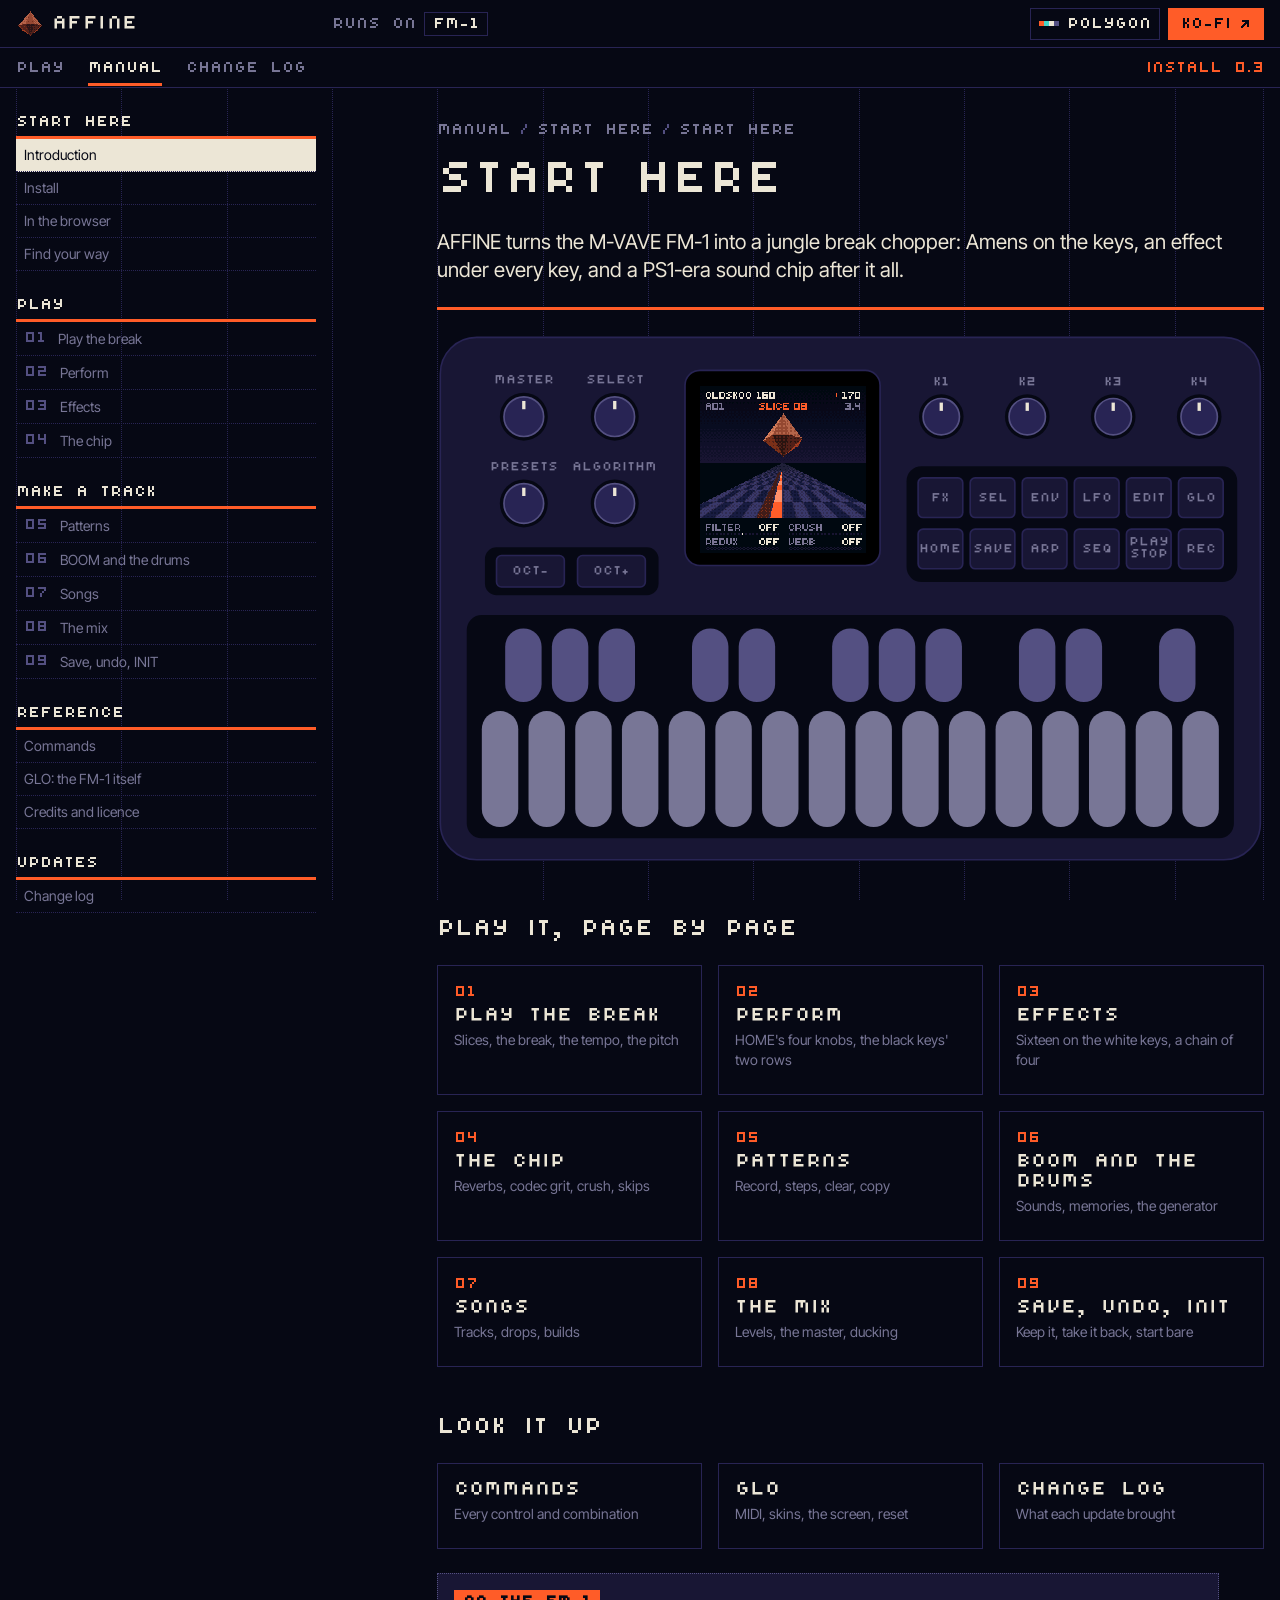
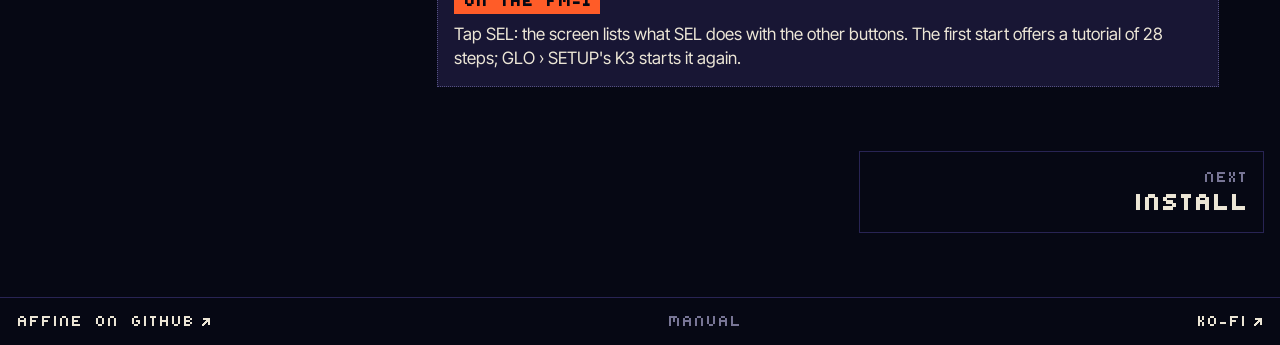
<file: web/manual.html>
<!doctype html>
<!-- SPDX-License-Identifier: MPL-2.0 -->
<!-- AFFINE's manual, after MONO2K's: the contents on the left, one page at a time on the right (manual.js shows the one
     the address names, #the-chip and so on; without scripts every page shows, one after the other). A screen's
     canvas names its picture in data-shot: manual.js draws it when its page opens, so a hidden page costs nothing. Its screens are
     the simulator's (web/screens), its knob names the firmware's own (app/ui/main.c KN_*); the change log is
     CHANGELOG.md's (tools/changelog_js.py writes changelog.js). -->
<html lang="en" class="manual">
<head>
<meta charset="utf-8">
<meta name="viewport" content="width=device-width, initial-scale=1">
<title>AFFINE Manual</title>
<meta name="description" content="The AFFINE manual: install it, play the break, the black keys, the effects, the PS1-era chip, patterns, drums, songs, every control, and the change log.">
<meta name="theme-color" content="#060814">
<script>try { const s = +localStorage.getItem("affine.skin"); if (s > 0 && s < 5) document.documentElement.dataset.skin = s; } catch (e) {}</script>
<link rel="icon" href="gem.svg" type="image/svg+xml">
<link rel="preload" href="fonts/mono2k-font.otf" as="font" type="font/otf" crossorigin>
<link rel="stylesheet" href="style.css?v=24">
</head>
<body class="noscript-all">
<div class="rules" aria-hidden="true"><i></i><i></i><i></i><i></i><i></i><i></i><i></i><i></i><i></i><i></i><i></i><i></i></div>

<header class="bar">
  <a class="brand" href="./" aria-label="AFFINE, the emulator"><canvas width="28" height="28" aria-hidden="true"></canvas><b>AFFINE</b></a>
  <p class="dev label"><span>Runs on</span><b class="badge">FM-1</b></p>
  <span class="acts"><button id="skin" class="btn btn--outline btn--sm skinbtn" type="button" aria-label="The skin: POLYGON. Next skin"><i aria-hidden="true"></i><span id="skin-n">POLYGON</span></button><a class="btn btn--primary btn--sm cta" href="https://ko-fi.com/sequencist" target="_blank" rel="noopener">Ko-fi</a></span>
</header>
<nav class="subnav" aria-label="Pages">
  <a href="./">Play</a>
  <a href="manual.html" aria-current="page">Manual</a>
  <a href="manual.html#changelog" data-page="changelog">Change log</a>
  <span class="sp"></span>
  <a href="install/" class="tag">Install 0.3</a>
</nav>

<div class="docs">
<details class="docs__side" id="side" open>
  <summary class="label">Contents</summary>
  <h4 class="label">Start here</h4>
  <ol>
    <li><a href="#introduction">Introduction</a></li>
    <li><a href="#install">Install</a></li>
    <li><a href="#browser">In the browser</a></li>
    <li><a href="#find-your-way">Find your way</a></li>
  </ol>
  <h4 class="label">Play</h4>
  <ol class="path">
    <li><a href="#the-break"><i>01</i>Play the break</a></li>
    <li><a href="#perform"><i>02</i>Perform</a></li>
    <li><a href="#effects"><i>03</i>Effects</a></li>
    <li><a href="#the-chip"><i>04</i>The chip</a></li>
  </ol>
  <h4 class="label">Make a track</h4>
  <ol class="path">
    <li><a href="#patterns"><i>05</i>Patterns</a></li>
    <li><a href="#drums"><i>06</i>BOOM and the drums</a></li>
    <li><a href="#songs"><i>07</i>Songs</a></li>
    <li><a href="#mix"><i>08</i>The mix</a></li>
    <li><a href="#save"><i>09</i>Save, undo, INIT</a></li>
  </ol>
  <h4 class="label">Reference</h4>
  <ol>
    <li><a href="#commands">Commands</a></li>
    <li><a href="#glo">GLO: the FM-1 itself</a></li>
    <li><a href="#credits">Credits and licence</a></li>
  </ol>
  <h4 class="label">Updates</h4>
  <ol>
    <li><a href="#changelog">Change log</a></li>
  </ol>
</details>

<main class="doc" id="doc">

<!-- ============================================================================================= start here -->
<article id="introduction" data-group="Start here">
  <h1 class="display">Start here</h1>
  <p class="sub">AFFINE turns the M-VAVE FM-1 into a jungle break chopper: Amens on the keys, an effect under every key, and a PS1-era sound chip after it all.</p>
  <figure class="panelfig"><div class="map__dev"><svg id="intro-svg" viewBox="0 0 1000 640" role="img" aria-label="The FM-1's panel"></svg><canvas class="map__lcd" width="240" height="240" data-shot="screens/home.png" aria-hidden="true"></canvas></div></figure>
  <h2 class="title">Play it, page by page</h2>
  <div class="cards">
    <a class="card" href="#the-break"><i>01</i><b>Play the break</b><span>Slices, the break, the tempo, the pitch</span></a>
    <a class="card" href="#perform"><i>02</i><b>Perform</b><span>HOME's four knobs, the black keys' two rows</span></a>
    <a class="card" href="#effects"><i>03</i><b>Effects</b><span>Sixteen on the white keys, a chain of four</span></a>
    <a class="card" href="#the-chip"><i>04</i><b>The chip</b><span>Reverbs, codec grit, crush, skips</span></a>
    <a class="card" href="#patterns"><i>05</i><b>Patterns</b><span>Record, steps, clear, copy</span></a>
    <a class="card" href="#drums"><i>06</i><b>BOOM and the drums</b><span>Sounds, memories, the generator</span></a>
    <a class="card" href="#songs"><i>07</i><b>Songs</b><span>Tracks, drops, builds</span></a>
    <a class="card" href="#mix"><i>08</i><b>The mix</b><span>Levels, the master, ducking</span></a>
    <a class="card" href="#save"><i>09</i><b>Save, undo, INIT</b><span>Keep it, take it back, start bare</span></a>
  </div>
  <h2 class="title">Look it up</h2>
  <div class="cards">
    <a class="card" href="#commands"><b>Commands</b><span>Every control and combination</span></a>
    <a class="card" href="#glo"><b>GLO</b><span>MIDI, skins, the screen, reset</span></a>
    <a class="card" href="#changelog"><b>Change log</b><span>What each update brought</span></a>
  </div>
  <div class="callout"><b class="badge badge--hot">On the FM-1</b><p>Tap SEL: the screen lists what SEL does with the other buttons. The first start offers a tutorial of 28 steps; GLO › SETUP's K3 starts it again.</p></div>
</article>

<article id="install" data-group="Start here">
  <h1 class="display">Install</h1>
  <p class="sub">From the installer, over USB, in Chrome or Edge. Or try it in the browser first.</p>
  <ol class="steps">
    <li>Back up what your FM-1 holds, with the firmware it runs now. Installing another firmware is at your own risk.</li>
    <li>Open the <a href="install/">installer</a> in Chrome or Edge and connect the FM-1 by USB, straight to the computer.</li>
    <li>Press Install. The FM-1 restarts into AFFINE. Coming from another firmware, leave it running as it is.</li>
  </ol>
  <p class="actions"><a class="btn btn--primary" href="install/">Open the installer</a><a class="btn btn--outline" href="./#play">Try it in the browser</a></p>
  <table class="tbl">
    <tbody>
      <tr><th>Version</th><td>0.3, tested on an FM-1</td></tr>
      <tr><th>Identity</th><td><code>FM-1_2815000300</code> (<code>FM-1_2815</code> and the version)</td></tr>
      <tr><th>On USB</th><td>AFFINE FM-1, a MIDI device</td></tr>
      <tr><th>Every FM-1</th><td>The first units' flash (0x856014) and the newer units' (0xB36014)</td></tr>
    </tbody>
  </table>
  <h2 class="title">What it keeps</h2>
  <p>Its settings and 64 patterns, in the FM-1's data area: the places LOAF BREAKER and CHOPPAH use. It doesn't read what another firmware saved there: it starts fresh. Its first SAVE writes over that area, so back up first.</p>
  <h2 class="title">Leave it</h2>
  <p>Install another firmware as usual, from its installer or <a href="https://thefirmwarehub.com" target="_blank" rel="noopener">The Firmware Hub</a>: AFFINE hands over to it. The installer's <b>Back to the stock firmware</b> puts M-VAVE's back.</p>
  <h2 class="title">If it won't start</h2>
  <p>After two failed starts it comes up in SAFE MODE, silent, with USB on: install it again from the installer. Or hold <kbd>OCT−</kbd> while switching the FM-1 on, then install.</p>
</article>

<article id="browser" data-group="Start here">
  <h1 class="display">In the browser</h1>
  <p class="sub">The same firmware runs on the <a href="./#play">site's FM-1</a>. Press Start, then play it with the mouse or the keys.</p>
  <table class="tbl">
    <thead><tr><th>Keys</th><th>On the FM-1</th></tr></thead>
    <tbody>
      <tr><td><kbd>Q</kbd>–<kbd>I</kbd> <kbd>A</kbd>–<kbd>K</kbd></td><td>The white keys: the break's 16 slices</td></tr>
      <tr><td><kbd>1</kbd>–<kbd>0</kbd> <kbd>-</kbd></td><td>The black keys: eleven effects, while held</td></tr>
      <tr><td><kbd>Space</kbd> <kbd>O</kbd> <kbd>Esc</kbd></td><td>PLAY, REC, HOME</td></tr>
      <tr><td><kbd>↑</kbd> <kbd>↓</kbd></td><td>SELECT: the tempo</td></tr>
      <tr><td><kbd>[</kbd> <kbd>]</kbd></td><td>ALGORITHM: the break</td></tr>
      <tr><td><kbd>;</kbd> <kbd>'</kbd></td><td>PRESETS: the pattern</td></tr>
      <tr><td><kbd>Z</kbd> <kbd>X</kbd></td><td>OCT− and OCT+</td></tr>
      <tr><td>Drag, scroll</td><td>A knob</td></tr>
      <tr><td>Shift-click</td><td>Holds a key or button until clicked again</td></tr>
    </tbody>
  </table>
  <p>It saves as you go, in this browser only. Reset, under the FM-1, erases it and starts from the factory.</p>
</article>

<article id="find-your-way" data-group="Start here">
  <h1 class="display">Find your way</h1>
  <p class="sub">Four rules, the same on every page.</p>
  <ol class="steps">
    <li><b>The encoders never change.</b> SELECT the tempo, ALGORITHM the break, PRESETS the pattern.</li>
    <li><b>A page button opens its first part.</b> Pressed again, the next part, round. It acts as you let go.</li>
    <li><b>OCT− and OCT+ step through the part's items.</b> Where a part has none, they change the pitch.</li>
    <li><b>K1–K4 are the item's.</b> Their names are at the screen's foot.</li>
  </ol>
  <div class="shots">
    <figure class="scr"><canvas width="240" height="240" data-shot="screens/m-oct.png" role="img" aria-label="FX › PSX with VERB as its item"></canvas><figcaption>FX › PSX, OCT+: VERB</figcaption></figure>
    <figure class="scr"><canvas width="240" height="240" data-shot="screens/m-tempo.png" role="img" aria-label="The tempo changed from FX › CHAIN"></canvas><figcaption>SELECT on FX › CHAIN</figcaption></figure>
  </div>
  <table class="tbl">
    <thead><tr><th>Button</th><th>Parts, pressed again</th></tr></thead>
    <tbody>
      <tr><td>HOME</td><td>PERFORM, SETTINGS</td></tr>
      <tr><td>FX</td><td>PLAY, CHAIN, SLOT, PSX, SENDS</td></tr>
      <tr><td>EDIT</td><td>BREAK, BOOM, SNARE, HAT, CLAP</td></tr>
      <tr><td>SEQ</td><td>STEPS, DRUMS, SETTINGS</td></tr>
      <tr><td>ARP</td><td>GENERATOR</td></tr>
      <tr><td>ENV</td><td>TRACKS, PLAY, DROP, BUILD</td></tr>
      <tr><td>LFO</td><td>LEVELS, MASTER, DYN</td></tr>
      <tr><td>GLO</td><td>MIDI, SETUP, SCREEN, RESET</td></tr>
    </tbody>
  </table>
  <p>The header names the page, its part and the item. The site's <a href="./#map">controls map</a> lets you press each one.</p>
</article>

<!-- ================================================================================================== play -->
<article id="the-break" data-group="Play">
  <h1 class="display">Play the break</h1>
  <p class="sub">Ten of Cyberworm's royalty-free Amens, sixteen slices each on the white keys.</p>
  <div class="shots">
    <figure class="scr"><canvas width="240" height="240" data-shot="screens/m-home-perform.png" role="img" aria-label="HOME, playing"></canvas><figcaption>HOME, playing</figcaption></figure>
    <figure class="scr"><canvas width="240" height="240" data-shot="screens/m-white.png" role="img" aria-label="HOME with a slice held"></canvas><figcaption>A slice held</figcaption></figure>
    <figure class="scr"><canvas width="240" height="240" data-shot="screens/m-break.png" role="img" aria-label="The next break, named in the header"></canvas><figcaption>ALGORITHM turned</figcaption></figure>
  </div>
  <table class="tbl">
    <tbody>
      <tr><th>PLAY</th><td>Plays and stops the break</td></tr>
      <tr><th>White keys</th><td>The slices. Held, K1–K4 set that slice: LEN, PITCH, START, MODE. With SEL, back to its defaults</td></tr>
      <tr><th>ALGORITHM</th><td>The next break, or the one before</td></tr>
      <tr><th>SELECT</th><td>The tempo</td></tr>
      <tr><th>OCT− OCT+</th><td>The pitch, on HOME and EDIT › BREAK</td></tr>
    </tbody>
  </table>
  <h2 class="title">HOME › SETTINGS</h2>
  <p>HOME again. K1 VIEW, K2 GATE, K3 WAVE ZOOM, K4 BREAK TIME.</p>
  <h2 class="title">EDIT › BREAK</h2>
  <p>K1 PITCH (KEEP LEN: each slice keeps its length; SPEED: as a tape), K2 GRAIN, K3 SNAP, K4 LEVEL.</p>
  <div class="shots">
    <figure class="scr"><canvas width="240" height="240" data-shot="screens/m-home-settings.png" role="img" aria-label="HOME › SETTINGS"></canvas><figcaption>HOME › SETTINGS</figcaption></figure>
    <figure class="scr"><canvas width="240" height="240" data-shot="screens/m-edit-break.png" role="img" aria-label="EDIT › BREAK"></canvas><figcaption>EDIT › BREAK</figcaption></figure>
  </div>
</article>

<article id="perform" data-group="Play">
  <h1 class="display">Perform</h1>
  <p class="sub">HOME's four knobs, and eleven black keys in two rows.</p>
  <h2 class="title">HOME's knobs</h2>
  <table class="tbl">
    <tbody>
      <tr><th>K1 FILTER</th><td>Left a low-pass, right a high-pass</td></tr>
      <tr><th>K2 CRUSH</th><td>The bits, down</td></tr>
      <tr><th>K3 REDUX</th><td>The sample rate, down</td></tr>
      <tr><th>K4 VERB</th><td>Into the chip's reverb</td></tr>
    </tbody>
  </table>
  <h2 class="title">The black keys</h2>
  <p>An effect while you hold one. Held, K1–K4 set it; one with LATCH stays on from one press to the next. <kbd>FX</kbd> + <kbd>OCT−</kbd> row AFFINE, <kbd>FX</kbd> + <kbd>OCT+</kbd> row PUNCH, from any page. REC records them into the pattern.</p>
  <div class="shots">
    <figure class="scr"><canvas width="240" height="240" data-shot="screens/k-freeze.png" role="img" aria-label="FREEZE held: its knobs at the foot"></canvas><figcaption>FREEZE held</figcaption></figure>
    <figure class="scr"><canvas width="240" height="240" data-shot="screens/row-b.png" role="img" aria-label="Row B, PUNCH"></canvas><figcaption>FX + OCT+: PUNCH</figcaption></figure>
    <figure class="scr"><canvas width="240" height="240" data-shot="screens/pk-wash.png" role="img" aria-label="WASH held"></canvas><figcaption>WASH held</figcaption></figure>
  </div>
  <table class="tbl keys">
    <thead><tr><th>Key</th><th>AFFINE</th><th>PUNCH</th></tr></thead>
    <tbody>
      <tr><td>1</td><td>ROLL 1/8</td><td>STUTTER <small>R16 + FLT</small></td></tr>
      <tr><td>2</td><td>ROLL 1/16</td><td>BUZZ <small>R32 + CRS</small></td></tr>
      <tr><td>3</td><td>ROLL 1/32</td><td>REV VERB <small>REV + VRB</small></td></tr>
      <tr><td>4</td><td>REVERSE</td><td>SLOW MO <small>HLF + FLT</small></td></tr>
      <tr><td>5</td><td>HALF SPEED</td><td>TAPE STOP <small>VNL + VRB</small></td></tr>
      <tr><td>6</td><td>VINYL BREAK</td><td>GLITCH <small>SKP + RND</small></td></tr>
      <tr><td>7</td><td>FREEZE</td><td>WASH <small>FRZ + VRB + FLT</small></td></tr>
      <tr><td>8</td><td>SKIP</td><td>CHOP <small>GAT + CRS</small></td></tr>
      <tr><td>9</td><td>VERB THROW</td><td>DUB ECHO <small>R8 + DUB</small></td></tr>
      <tr><td>10</td><td>CRUSH</td><td>SHATTER <small>RND + CRS + SKP</small></td></tr>
      <tr><td>11</td><td>FILTER</td><td>DROP OUT <small>KIL + FLT</small></td></tr>
    </tbody>
  </table>
  <p>Hear and see each one on the site's <a href="./#perform">Perform</a>.</p>
</article>

<article id="effects" data-group="Play">
  <h1 class="display">Effects</h1>
  <p class="sub">Every effect is under FX: sixteen on the white keys, a chain of four slots, the chip, the sends.</p>
  <h2 class="title">FX › PLAY</h2>
  <p>The white keys are sixteen effects. K1 AMOUNT, K2 RATE, K3 SWEEP, K4 LATCH (on: a press turns one on, the next off). OCT picks the black keys' row.</p>
  <div class="shots">
    <figure class="scr"><canvas width="240" height="240" data-shot="screens/m-fx-play.png" role="img" aria-label="FX › PLAY: the sixteen effects"></canvas><figcaption>FX › PLAY</figcaption></figure>
    <figure class="scr"><canvas width="240" height="240" data-shot="screens/m-fx-chain.png" role="img" aria-label="FX › CHAIN: four slots"></canvas><figcaption>FX › CHAIN</figcaption></figure>
    <figure class="scr"><canvas width="240" height="240" data-shot="screens/m-fx-slot.png" role="img" aria-label="FX › SLOT: one effect's knobs"></canvas><figcaption>FX › SLOT</figcaption></figure>
  </div>
  <p class="tags"><span class="badge">1 DIVE</span><span class="badge">2 RISE</span><span class="badge">3 RADIO</span><span class="badge">4 WAH</span><span class="badge">5 CRUSH</span><span class="badge">6 LO-FI</span><span class="badge">7 DIST</span><span class="badge">8 RING</span><span class="badge">9 CHOP</span><span class="badge">10 GATE</span><span class="badge">11 DUCK</span><span class="badge">12 PAN</span><span class="badge">13 BOOM</span><span class="badge">14 WOBBLE</span><span class="badge">15 JET</span><span class="badge">16 REESE</span></p>
  <table class="tbl">
    <thead><tr><th>Part</th><th>OCT</th><th>Knobs</th></tr></thead>
    <tbody>
      <tr><td>CHAIN</td><td>SLOT 1–4</td><td>TYPE, MIX, ON/OFF, POSITION</td></tr>
      <tr><td>SLOT</td><td>MAIN, MORE, MOD</td><td>The slot's effect</td></tr>
      <tr><td>PSX</td><td>Seven items</td><td><a href="#the-chip">The chip</a></td></tr>
      <tr><td>SENDS</td><td>—</td><td>FX the fader, DRUMS through the chain or around it, ARP what the white-key effects take, ROLL what the rolls repeat</td></tr>
    </tbody>
  </table>
  <p>FX held alone for a moment: the FX fader, 0 or 100 %.</p>
</article>

<article id="the-chip" data-group="Play">
  <h1 class="display">The chip</h1>
  <p class="sub">After the chain, the sound of a 1990s console's chip: CODEC, VERB, CRUSH, REDUX, SKIP, then OUT. FX four times: PSX.</p>
  <div class="shots">
    <figure class="scr"><canvas width="240" height="240" data-shot="screens/m-fx-psx.png" role="img" aria-label="PSX's four presets"></canvas><figcaption>PRESET</figcaption></figure>
    <figure class="scr"><canvas width="240" height="240" data-shot="screens/psx-verb.png" role="img" aria-label="PSX's VERB"></canvas><figcaption>VERB</figcaption></figure>
    <figure class="scr"><canvas width="240" height="240" data-shot="screens/psx-codec.png" role="img" aria-label="PSX's CODEC"></canvas><figcaption>CODEC</figcaption></figure>
    <figure class="scr"><canvas width="240" height="240" data-shot="screens/psx-skip.png" role="img" aria-label="PSX's SKIP"></canvas><figcaption>SKIP</figcaption></figure>
  </div>
  <table class="tbl">
    <thead><tr><th>Item (OCT)</th><th>K1–K4</th></tr></thead>
    <tbody>
      <tr><td>PRESET</td><td>K1: SUBTLE GLUE, POLY PAD, CRUNCHY TAIL, DUB SPACE (every stage at once)</td></tr>
      <tr><td>VERB</td><td>TYPE, SIZE, TONE, DEPTH. Nine types, from ROOM to DELAY; on CHAOS and DELAY, SIZE steps in note values</td></tr>
      <tr><td>CODEC</td><td>MODE (GRIT, the console's sample sound; XA, its CD audio), RATE, BITS, MIX</td></tr>
      <tr><td>COLOR</td><td>AMOUNT, RATE, CRUNCH, SMOOTH</td></tr>
      <tr><td>LOFI</td><td>How CRUSH and REDUX break the sound: CRUSH, MASK, REDUX, JITTER (their amounts are HOME's K2 and K3)</td></tr>
      <tr><td>SKIP</td><td>LENGTH, CHANCE, SEEK, MIX: a disc that skips, on the tempo</td></tr>
      <tr><td>OUT</td><td>CONSOLE, MONO, SEND, INPUT</td></tr>
    </tbody>
  </table>
  <p>Hear each stage on the site's <a href="./#chip">The chip</a>.</p>
</article>

<!-- ============================================================================================ make a track -->
<article id="patterns" data-group="Make a track">
  <h1 class="display">Patterns</h1>
  <p class="sub">64 patterns. PRESETS picks one; playing, it comes in at the loop's end.</p>
  <table class="tbl">
    <tbody>
      <tr><th>REC</th><td>Records the slices and the black keys as they play. It clears nothing</td></tr>
      <tr><th>SEQ › STEPS</th><td>The break's lanes and the drums', step by step. OCT the lane; K1 FILL, K2 PRESET, K3 CLR / 4X4, K4 LENGTH</td></tr>
      <tr><th>SEQ › DRUMS</th><td>The drums' lanes on their own</td></tr>
      <tr><th>SEQ › SETTINGS</th><td>K1 SWING, K2 BREAK ROWS, K3 FOLLOW</td></tr>
      <tr><th>SEQ held</th><td>CLEAR Pn?: SEQ again clears the pattern; anything else keeps it</td></tr>
      <tr><th>SEL + SEQ</th><td>Copy the pattern, then paste it</td></tr>
      <tr><th>SEQ + white key 1–4</th><td>A bar copied</td></tr>
    </tbody>
  </table>
  <div class="shots">
    <figure class="scr"><canvas width="240" height="240" data-shot="screens/m-rec.png" role="img" aria-label="REC on"></canvas><figcaption>REC on</figcaption></figure>
    <figure class="scr"><canvas width="240" height="240" data-shot="screens/m-seq-steps.png" role="img" aria-label="SEQ › STEPS"></canvas><figcaption>SEQ › STEPS</figcaption></figure>
    <figure class="scr"><canvas width="240" height="240" data-shot="screens/m-pattern.png" role="img" aria-label="The next pattern, named in the header"></canvas><figcaption>PRESETS turned</figcaption></figure>
  </div>
</article>

<article id="drums" data-group="Make a track">
  <h1 class="display">BOOM and the drums</h1>
  <p class="sub">A kick, BOOM, under the break; a snare, a hat and a clap. EDIT, then EDIT again.</p>
  <table class="tbl">
    <thead><tr><th>Part</th><th>OCT</th><th>Knobs</th></tr></thead>
    <tbody>
      <tr><td>BOOM</td><td>BOOM, SHAPE</td><td>PRE (808, JUNGLE, DUB, TIGHT), TUNE, DEC, LEVEL</td></tr>
      <tr><td>SNARE, HAT, CLAP</td><td>SOUND, SHAPE, MORE, MEMORY</td><td>SOUND: LEVEL, TUNE, DEC, TONE (the hat: NOISE)</td></tr>
    </tbody>
  </table>
  <p>MEMORY keeps ten sounds a drum: K1 picks one, K2 COPY, K3 PASTE.</p>
  <h2 class="title">ARP › GENERATOR</h2>
  <p>The drums written for you: K1 COMPLEXITY, K2 ANCHOR, K3 ROLL, K4 FILL.</p>
  <div class="shots">
    <figure class="scr"><canvas width="240" height="240" data-shot="screens/m-edit-boom.png" role="img" aria-label="EDIT › BOOM"></canvas><figcaption>EDIT › BOOM</figcaption></figure>
    <figure class="scr"><canvas width="240" height="240" data-shot="screens/m-edit-snare.png" role="img" aria-label="EDIT › SNARE"></canvas><figcaption>EDIT › SNARE</figcaption></figure>
    <figure class="scr"><canvas width="240" height="240" data-shot="screens/m-arp-generator.png" role="img" aria-label="ARP › GENERATOR"></canvas><figcaption>ARP › GENERATOR</figcaption></figure>
  </div>
</article>

<article id="songs" data-group="Make a track">
  <h1 class="display">Songs</h1>
  <p class="sub">Patterns in a row, with drops and builds. ENV.</p>
  <table class="tbl">
    <thead><tr><th>Part</th><th>Knobs</th></tr></thead>
    <tbody>
      <tr><td>TRACKS</td><td>OCT the item. K1 TRACK, K2 PUT (a pattern, a drop, the end), K3 LOOPS, K4 BREAK</td></tr>
      <tr><td>PLAY</td><td>K1 TRACK, K2 FROM, K3 END</td></tr>
      <tr><td>DROP</td><td>A white key drops into its pattern. K1 BUILD, K2 AFTER, K3 BREAK, K4 CRASH</td></tr>
      <tr><td>BUILD</td><td>OCT: BUILD, TEMPO RISE. K1 STYLE, K2 SWEEP, K3 RISER, K4 GAP</td></tr>
    </tbody>
  </table>
  <p>SEL + PLAY on TRACKS: the item it starts from.</p>
  <div class="shots">
    <figure class="scr"><canvas width="240" height="240" data-shot="screens/m-env-tracks.png" role="img" aria-label="ENV › TRACKS"></canvas><figcaption>ENV › TRACKS</figcaption></figure>
    <figure class="scr"><canvas width="240" height="240" data-shot="screens/m-env-drop.png" role="img" aria-label="ENV › DROP"></canvas><figcaption>ENV › DROP</figcaption></figure>
    <figure class="scr"><canvas width="240" height="240" data-shot="screens/m-env-build.png" role="img" aria-label="ENV › BUILD"></canvas><figcaption>ENV › BUILD</figcaption></figure>
  </div>
</article>

<article id="mix" data-group="Make a track">
  <h1 class="display">The mix</h1>
  <p class="sub">Levels, the master bus and its ducking. LFO. MASTER, the pot, is the volume.</p>
  <table class="tbl">
    <thead><tr><th>Part</th><th>Knobs</th></tr></thead>
    <tbody>
      <tr><td>LEVELS</td><td>K1 BREAK, K2 BOOM, K3 PERC</td></tr>
      <tr><td>MASTER</td><td>K1 COMP, K2 RATIO, K3 DUCK, K4 MAX OUT</td></tr>
      <tr><td>DYN</td><td>K1 C ATTACK, K2 C RELEASE, K3 D RELEASE, K4 DUCKS</td></tr>
    </tbody>
  </table>
  <div class="shots">
    <figure class="scr"><canvas width="240" height="240" data-shot="screens/m-lfo-levels.png" role="img" aria-label="LFO › LEVELS"></canvas><figcaption>LFO › LEVELS</figcaption></figure>
    <figure class="scr"><canvas width="240" height="240" data-shot="screens/m-lfo-master.png" role="img" aria-label="LFO › MASTER"></canvas><figcaption>LFO › MASTER</figcaption></figure>
    <figure class="scr"><canvas width="240" height="240" data-shot="screens/m-lfo-dyn.png" role="img" aria-label="LFO › DYN"></canvas><figcaption>LFO › DYN</figcaption></figure>
  </div>
</article>

<article id="save" data-group="Make a track">
  <h1 class="display">Save, undo, INIT</h1>
  <p class="sub">Keep it, take it back, or start from the bare break.</p>
  <table class="tbl">
    <tbody>
      <tr><th>SAVE</th><td>Writes it all to the FM-1. Best while stopped</td></tr>
      <tr><th>AUTO SAVE</th><td>GLO › SETUP's K4: a minute after a change, once stopped</td></tr>
      <tr><th>SEL + SAVE</th><td>Undo; again, redo</td></tr>
      <tr><th>INIT</th><td>SEL + HOME, then HOME within 3 s: the pattern cleared and every effect off. The tempo, the break and the sounds stay. SEL + SAVE brings it all back</td></tr>
      <tr><th>RESET</th><td>GLO › RESET: K4 picks what (a drop, the drums, the mix… EVERYTHING), K2 turned five times, then GLO</td></tr>
    </tbody>
  </table>
  <div class="shots">
    <figure class="scr"><canvas width="240" height="240" data-shot="screens/m-save.png" role="img" aria-label="SAVE done"></canvas><figcaption>SAVE</figcaption></figure>
    <figure class="scr"><canvas width="240" height="240" data-shot="screens/m-sel.png" role="img" aria-label="SEL's card: its combinations"></canvas><figcaption>SEL tapped</figcaption></figure>
    <figure class="scr"><canvas width="240" height="240" data-shot="screens/m-glo-reset.png" role="img" aria-label="GLO › RESET"></canvas><figcaption>GLO › RESET</figcaption></figure>
  </div>
</article>

<!-- ============================================================================================= reference -->
<article id="commands" data-group="Reference">
  <h1 class="display">Commands</h1>
  <p class="sub">Every control, alone and with another.</p>
  <table class="tbl cmd">
    <thead><tr><th>Control</th><th>Alone</th><th>Held, or with</th></tr></thead>
    <tbody>
      <tr><td>SELECT</td><td>The tempo</td><td>—</td></tr>
      <tr><td>ALGORITHM</td><td>The break</td><td>—</td></tr>
      <tr><td>PRESETS</td><td>The pattern, at the loop's end</td><td>—</td></tr>
      <tr><td>MASTER</td><td>The volume</td><td>—</td></tr>
      <tr><td>K1–K4</td><td>The item's knobs</td><td>A key held: that key's</td></tr>
      <tr><td>OCT− OCT+</td><td>The item, or the pitch</td><td>FX +: the black keys' row</td></tr>
      <tr><td>HOME</td><td>PERFORM, SETTINGS</td><td>SEL + HOME, then HOME: INIT</td></tr>
      <tr><td>FX</td><td>PLAY, CHAIN, SLOT, PSX, SENDS</td><td>Held alone: the FX fader</td></tr>
      <tr><td>EDIT</td><td>BREAK, BOOM, SNARE, HAT, CLAP</td><td>—</td></tr>
      <tr><td>SEQ</td><td>STEPS, DRUMS, SETTINGS</td><td>Held: CLEAR Pn?, SEQ clears. SEL +: copy. + white key 1–4: a bar copied</td></tr>
      <tr><td>ARP</td><td>GENERATOR</td><td>—</td></tr>
      <tr><td>ENV</td><td>TRACKS, PLAY, DROP, BUILD</td><td>SEL + PLAY on TRACKS: the start item</td></tr>
      <tr><td>LFO</td><td>LEVELS, MASTER, DYN</td><td>—</td></tr>
      <tr><td>GLO</td><td>MIDI, SETUP, SCREEN, RESET</td><td>—</td></tr>
      <tr><td>SEL</td><td>Its card: the combinations</td><td>+ SAVE undo, + HOME INIT, + SEQ copy, a white key + SEL its defaults</td></tr>
      <tr><td>SAVE</td><td>Writes it all</td><td>SEL +: undo</td></tr>
      <tr><td>PLAY</td><td>Plays, stops</td><td>—</td></tr>
      <tr><td>REC</td><td>Records the keys</td><td>—</td></tr>
      <tr><td>White keys</td><td>The slices; on FX › PLAY the effects; on ENV › DROP the drops</td><td>Held: its knobs</td></tr>
      <tr><td>Black keys</td><td>Effects while held</td><td>Held: its knobs</td></tr>
    </tbody>
  </table>
</article>

<article id="glo" data-group="Reference">
  <h1 class="display">GLO</h1>
  <p class="sub">The FM-1 itself: MIDI, the setup, the screen, reset.</p>
  <table class="tbl">
    <thead><tr><th>Part</th><th>Knobs</th></tr></thead>
    <tbody>
      <tr><td>MIDI</td><td>Over USB and the TRS jack. K1 CLOCK IN, K2 CLOCK OUT, K3 METER: the header shows the CPU, its average and peak</td></tr>
      <tr><td>SETUP</td><td>K1 SKIN (five), K3 TUTORIAL (right starts it, left stops it), K4 AUTO SAVE</td></tr>
      <tr><td>SCREEN</td><td>OCT: EFFECTS (K1 EFFECT: CRT, VHS, GRAIN, RGB, SHAKE, STROBE, 8-BIT; K2 ON / OFF), FX SET (AMOUNT, BOOM, DROP, LENGTH), VIEWS (the drums' view)</td></tr>
      <tr><td>RESET</td><td><a href="#save">Save, undo, INIT</a></td></tr>
    </tbody>
  </table>
  <div class="shots">
    <figure class="scr"><canvas width="240" height="240" data-shot="screens/m-glo-midi.png" role="img" aria-label="GLO › MIDI"></canvas><figcaption>GLO › MIDI</figcaption></figure>
    <figure class="scr"><canvas width="240" height="240" data-shot="screens/m-glo-setup.png" role="img" aria-label="GLO › SETUP"></canvas><figcaption>GLO › SETUP</figcaption></figure>
    <figure class="scr"><canvas width="240" height="240" data-shot="screens/m-glo-screen.png" role="img" aria-label="GLO › SCREEN"></canvas><figcaption>GLO › SCREEN</figcaption></figure>
  </div>
</article>

<article id="credits" data-group="Reference">
  <h1 class="display">Credits</h1>
  <p class="sub">AFFINE is open source, MPL-2.0: <a href="https://github.com/InigoHernandez/affine" target="_blank" rel="noopener">github.com/InigoHernandez/affine</a>.</p>
  <p>Built on LOAF BREAKER by FLEXOR and CHOPPAH by Laurens Profittlich, on fm1-base by Charles Vestal and felucca-bsp, from Felucca by Leo Kuroshita (Hügelton Instruments).</p>
  <p>Breaks by Dmitriy "Cyberworm" Vasilyev, royalty free. The chip's effects are AFFINE's own code, written from the public PS1 hardware reference psx-spx; only its documented numbers are used (the reverb presets, the resampler's taps).</p>
  <p>Pixel font: Elektron Pixel Font by savingaurora, adapted (CC BY-SA 4.0). Inter Tight (SIL OFL 1.1). The site's components after shadcn/ui, its motion after transitions.dev and Libraries.dev.</p>
  <p>Not affiliated with M-VAVE or Sony. FM-1 is M-VAVE's.</p>
</article>

<!-- =============================================================================================== updates -->
<article id="changelog" data-group="Updates">
  <h1 class="display">Change log</h1>
  <p class="sub">What each update brought, newest first. Pick a kind to see only those.</p>
  <div data-changelog><p>The change log is on <a href="https://github.com/InigoHernandez/affine/blob/main/CHANGELOG.md">GitHub</a>.</p></div>
</article>

<nav class="pager" id="pager" aria-label="Previous and next"></nav>
</main>
</div>

<footer class="bar foot">
  <a class="label kofi" href="https://github.com/InigoHernandez/affine" target="_blank" rel="noopener">AFFINE on GitHub</a><span class="label">Manual</span><a class="label kofi" href="https://ko-fi.com/sequencist" target="_blank" rel="noopener">Ko-fi</a>
</footer>

<script src="site.js?v=3"></script>
<script src="brand.js?v=1"></script>
<script src="panel.js?v=1"></script>
<script src="changelog.js?v=3"></script>
<script src="manual.js?v=2"></script>
</body>
</html>
</file>
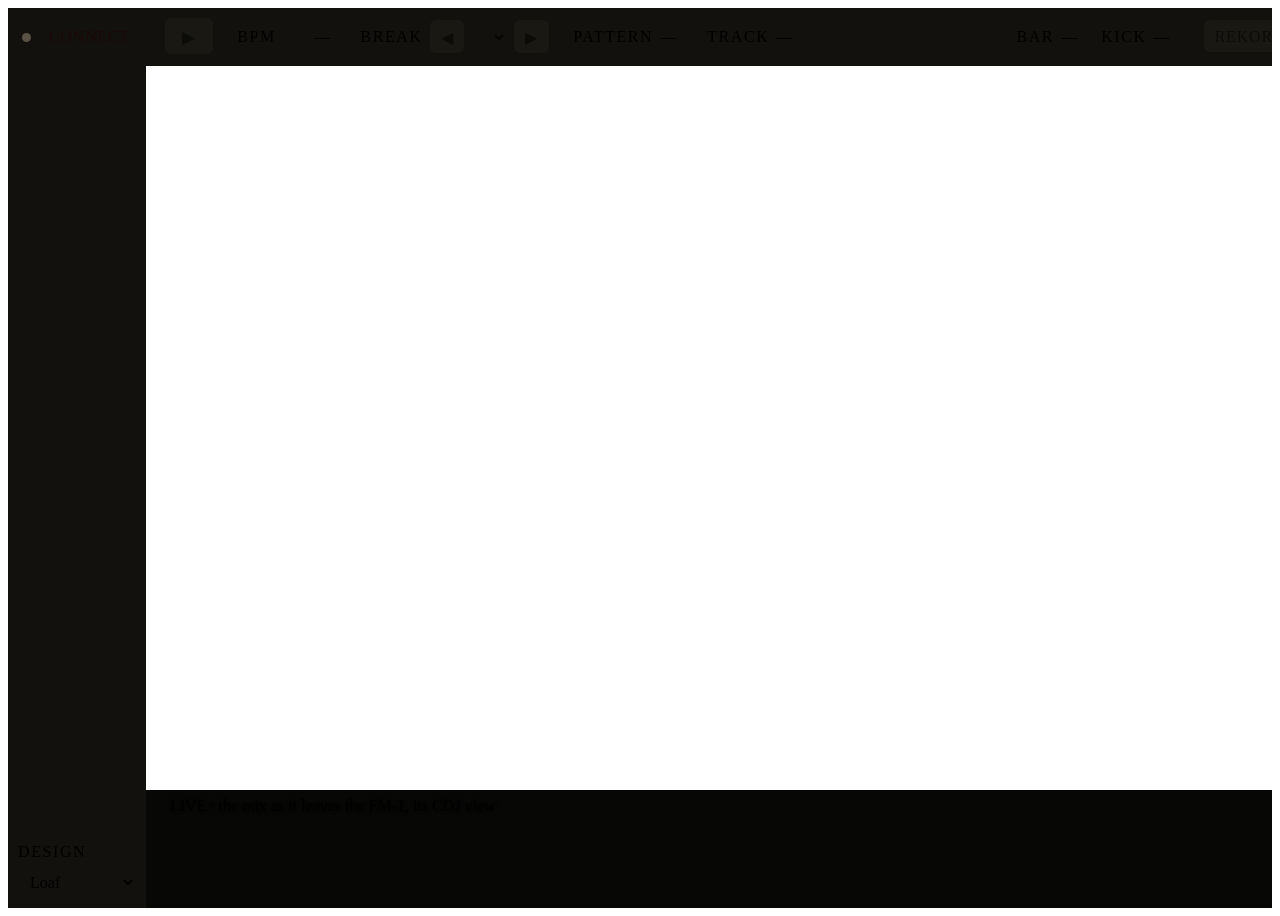
<file: app/site/editor.html>
<!doctype html>
<!-- SPDX-License-Identifier: MPL-2.0 -->
<!-- LOAF BREAKER Studio (0.9.43, FLEXOR: "gérer séquenceur, banque de patterns et tracks ... comme si j'utilisais un DAW",
     the kick's every setting at once, the waveforms in RGB as on the FM-1). The whole FM-1 from a computer over Web MIDI
     SysEx (F0 7D 43 48 CMD 7-bit-packed DATA F7; ui/main.c: ED_INFO 7, ED_KNOB 8, ED_ACT 9, ED_WAVE 10, ED_SEQ 11, ED_STEP
     12, ED_X 13: status and the live scope, any page's knobs, tracks, the pattern bank, RGB waveforms, transport). Every
     change goes through the FM-1's own code: its names, values, clamps and steps; its screen stays where it is.
     tools/site_style.py puts it at editor/ with the site's style and header, editor.js inlined at SCRIPT. -->
<html lang="en">
<head>
<meta charset="utf-8">
<meta name="viewport" content="width=device-width, initial-scale=1">
<title>LOAF BREAKER Studio</title>
<style>/*SITE_CSS*/
/* ------------------------------------------------------------------ the studio's own look (the site's tokens) */
.studio { --k: #ff6b57; --s: #ffc94a; --h: #4fd1e8; --c: #b48cff; --b: #8fb3c9; --ok: #7ad67a;
  --deck-h: 118px; --bar-h: 58px; overflow: hidden; height: 100vh; display: flex; flex-direction: column; }
body.studio { padding: 0; }
/* the designs (the transport's DESIGN): LOAF the site's, NEXUS a CDJ's, ACID neon */
body.studio[data-theme="nexus"] { --bg: #050607; --panel: #0e1114; --raise: #171c21; --line: #232a31; --fg: #e6edf3; --dim: #93a1ae; --faint: #5d6a76;
  --amber: #2fb5ff; --amber-soft: rgba(47,181,255,.14); --hot: #d7f0ff; }
body.studio[data-theme="acid"] { --bg: #0b0612; --panel: #140c1f; --raise: #1f1430; --line: #2e2142; --fg: #f2ecff; --dim: #a99bc4; --faint: #6f6290;
  --amber: #c6ff3d; --amber-soft: rgba(198,255,61,.13); --hot: #efffd0; }
body.studio[data-theme="nexus"] .tbar, body.studio[data-theme="nexus"] .side { background: #08090b; }
body.studio[data-theme="acid"] .tbar, body.studio[data-theme="acid"] .side { background: #0f0818; }
body.studio[data-theme] button { color: var(--hot); background: var(--raise); }
body.studio[data-theme] button[aria-pressed="true"], body.studio[data-theme] button.go { background: var(--amber); color: #071018; }
body.studio[data-theme="acid"] button[aria-pressed="true"], body.studio[data-theme="acid"] button.go { color: #172200; }
body.studio[data-theme] .dev { background: linear-gradient(var(--raise), var(--panel)); }
body.studio[data-theme] .cell:not(.brk) { background: color-mix(in srgb, var(--raise) 85%, #000); }
body.studio[data-theme] .cell.q:not(.brk) { background: var(--raise); }
body.studio[data-theme] .cell.on:not(.brk) { background: var(--lc); }
.studio > .page { max-width: none; padding: 0 14px; width: auto; flex: none; }
.studio header.site { padding: 6px 0; margin: 0; border-bottom: 1px solid var(--line); }
.studio header.site .home { font-size: 16px; }
.studio header.site nav a { padding: 6px 9px; font-size: 11px; }
.studio button { font: 600 12px/1 var(--f-mono); letter-spacing: .05em; text-transform: uppercase; color: var(--hot);
  background: #2a261d; border: 0; padding: 8px 11px; border-radius: 6px; box-shadow: inset 0 -2px 0 #11100c; cursor: pointer; }
.studio button:hover:not(:disabled) { background: #3a3426; }
.studio button:disabled { opacity: .35; cursor: default; }
.studio button[aria-pressed="true"] { background: var(--amber); color: #1a0907; }
.studio button.go { background: var(--amber); color: #1a0907; }
.studio :focus-visible { outline: 2px solid var(--amber); outline-offset: 2px; }
.studio select { font: 500 13px/1.2 var(--f-mono); color: var(--fg); background: var(--raise); border: 1px solid var(--line); border-radius: 6px; padding: 6px 8px; }
.hidden { display: none !important; }
.mono { font-family: var(--f-mono); }
.lab { font: 600 10.5px/1 var(--f-mono); letter-spacing: .1em; text-transform: uppercase; color: var(--faint); }

/* the transport */
.tbar { flex: none; height: var(--bar-h); display: flex; align-items: center; gap: 0; padding: 0 14px; background: #12110d;
  border-bottom: 1px solid var(--line); overflow-x: auto; overflow-y: hidden; }
.tbar .grp { display: flex; align-items: center; gap: 7px; padding: 0 12px; border-left: 1px solid var(--line); height: 38px; flex: none; }
.tbar .grp:first-child { border-left: 0; padding-left: 0; }
.tbar .big { font: 600 22px/1 var(--f-mono); color: var(--fg); font-variant-numeric: tabular-nums; }
.tbar .tempo { cursor: ns-resize; user-select: none; touch-action: none; border-radius: 6px; padding: 5px 6px; min-width: 5.2ch; text-align: right; }
.tbar .tempo:hover { background: var(--raise); }
.tbar .play { width: 48px; height: 38px; font-size: 17px; padding: 0; }
.tbar .play.on { background: var(--ok); color: #08240a; }
.dot { width: 9px; height: 9px; border-radius: 50%; background: #5a5244; flex: none; }
.dot.on { background: var(--ok); box-shadow: 0 0 8px var(--ok); }
.dot.bad { background: #ff5a4a; }
.tbar select { max-width: 150px; }
.tbar .prog { width: 110px; height: 6px; background: var(--raise); border-radius: 3px; overflow: hidden; }
.tbar .prog i { display: block; height: 100%; width: 0; background: var(--amber); }
.tbar .dropin { font: 700 12px/1 var(--f-mono); color: var(--amber); min-width: 76px; }
.tbar .save.dirty { background: var(--amber); color: #1a0907; animation: pulse 1.6s infinite; }
@keyframes pulse { 50% { filter: brightness(1.3); } }
.tbar .sp { flex: 1; min-width: 10px; }

/* the frame: the views on the left, the view, the deck under it */
.frame { flex: 1; min-height: 0; display: flex; }
.side { flex: none; width: 138px; background: #12110d; border-right: 1px solid var(--line); display: flex; flex-direction: column; }
.nav { flex: 1; display: flex; flex-direction: column; padding: 8px 6px; gap: 2px; overflow-y: auto; }
.design { display: grid; gap: 6px; padding: 10px; border-top: 1px solid var(--line); }
.launch button.has[aria-pressed="true"], .launch button[aria-pressed="true"] { background: var(--amber); color: #1a0907; }
.nav button { display: flex; align-items: center; gap: 9px; width: 100%; text-align: left; background: none; box-shadow: none; color: var(--dim); padding: 9px; font-size: 11.5px; border-radius: 6px; }
.nav button svg { width: 16px; height: 16px; flex: none; stroke: currentColor; fill: none; stroke-width: 1.6; stroke-linecap: round; stroke-linejoin: round; }
.nav button:hover:not(:disabled) { background: var(--raise); color: var(--fg); }
.nav button[aria-current="true"] { background: var(--amber-soft); color: var(--amber); }
.nav .k { margin-left: auto; color: var(--faint); font-size: 9.5px; letter-spacing: 0; }
.main { flex: 1; min-width: 0; display: flex; flex-direction: column; }
.view { flex: 1; min-height: 0; overflow: auto; padding: 14px 16px 26px; }
.vh { display: flex; align-items: flex-end; gap: 14px; flex-wrap: wrap; margin-bottom: 12px; }
.vh h1 { font-size: 24px; margin: 0; }
.vh p { color: var(--faint); font-size: 13px; margin: 0 0 2px; }
.vh .r { margin-left: auto; display: flex; gap: 6px; align-items: center; flex-wrap: wrap; }
.deck { flex: none; height: var(--deck-h); border-top: 1px solid var(--line); background: #070706; position: relative; }
.deck canvas { display: block; width: 100%; height: 100%; }
.deck .info { position: absolute; left: 10px; top: 7px; display: flex; gap: 14px; font: 600 12px/1 var(--f-mono); color: var(--fg); pointer-events: none; text-shadow: 0 1px 3px #000; }
.deck .info span { color: var(--dim); }

/* cards, panels, knobs */
.row { display: flex; flex-wrap: wrap; gap: 8px; align-items: center; }
.grid2 { display: grid; grid-template-columns: repeat(auto-fit, minmax(330px, 1fr)); gap: 12px; align-items: start; }
.grid3 { display: grid; grid-template-columns: repeat(auto-fit, minmax(290px, 1fr)); gap: 12px; align-items: start; }
.card { background: var(--panel); border: 1px solid var(--line); border-radius: 10px; padding: 10px 12px 12px; min-width: 0; }
.card > h2, .card > header h2 { font: 600 11px/1 var(--f-mono); letter-spacing: .14em; text-transform: uppercase; color: var(--amber); margin: 2px 0 10px; padding: 0; border: 0; }
.card > header { display: flex; align-items: center; gap: 8px; margin-bottom: 8px; flex-wrap: wrap; }
.card > header h2 { margin: 0; }
.card > header .r { margin-left: auto; display: flex; gap: 6px; align-items: center; }
.st { font: 600 12px/1 var(--f-mono); letter-spacing: .16em; color: var(--dim); margin: 20px 0 9px; display: flex; align-items: center; gap: 10px; }
.st::after { content: ""; flex: 1; height: 1px; background: var(--line); }
.panel h3 { font: 600 10.5px/1 var(--f-mono); letter-spacing: .1em; text-transform: uppercase; color: var(--dim); margin: 0 0 4px; padding: 0; }
.panel + .panel { margin-top: 10px; padding-top: 10px; border-top: 1px solid #241f17; }
.knobs { display: grid; grid-template-columns: repeat(4, minmax(0, 1fr)); gap: 2px; }
.kn { display: grid; justify-items: center; gap: 1px; padding: 5px 2px 5px; border-radius: 8px; cursor: ns-resize; user-select: none; touch-action: none; min-width: 0; }
.kn:hover { background: var(--raise); }
.kn svg { width: 46px; height: 38px; overflow: visible; }
.kn .tr { stroke: #2c281f; stroke-width: 4.5; fill: none; stroke-linecap: round; }
.kn .vl { stroke: var(--kc, var(--amber)); stroke-width: 4.5; fill: none; stroke-linecap: round; }
.kn .pt { stroke: var(--fg); stroke-width: 2.2; stroke-linecap: round; }
.kn .v { font: 600 12.5px/1.15 var(--f-mono); color: var(--fg); white-space: nowrap; overflow: hidden; text-overflow: ellipsis; max-width: 100%; font-variant-numeric: tabular-nums; }
.kn .n { font: 600 9.5px/1.1 var(--f-mono); letter-spacing: .06em; color: var(--faint); white-space: nowrap; overflow: hidden; text-overflow: ellipsis; max-width: 100%; }
.kn.busy .v { color: var(--amber); }
.kn.blank { visibility: hidden; }
.kn.choice { cursor: pointer; }
.kn.choice svg { display: none; }
.kn.choice .v { background: var(--raise); border-radius: 5px; padding: 7px 4px; margin: 4px 0 3px; width: 92%; min-height: 32px; display: flex;
  align-items: center; justify-content: center; text-align: center; white-space: normal; overflow-wrap: anywhere; font-size: 11.5px; line-height: 1.15; box-shadow: inset 0 -2px 0 rgba(0,0,0,.45); }
.kn.choice:hover .v { filter: brightness(1.25); }
.big .kn.choice .v { font-size: 13.5px; min-height: 40px; }
.big .kn svg { width: 66px; height: 54px; }
.big .kn .v { font-size: 15px; }
.big .kn .n { font-size: 10.5px; }
.fxhead { display: flex; align-items: center; gap: 6px; margin-bottom: 6px; flex-wrap: wrap; }
.fxhead .fxn { font: 600 14px/1 var(--f-mono); color: var(--fg); min-width: 104px; text-align: center; }
.fxhead button { padding: 6px 8px; font-size: 11px; }
.tabs { display: flex; gap: 4px; flex-wrap: wrap; }
.tabs button { padding: 6px 9px; font-size: 10.5px; }

/* waveforms */
.wave { display: block; width: 100%; background: #070706; border-radius: 8px; }

/* the sequencer */
.pstrip { display: flex; gap: 10px; flex-wrap: wrap; margin-bottom: 10px; }
.pstrip .g { display: grid; grid-template-columns: repeat(16, 24px); gap: 2px; }
.pstrip .g button { padding: 6px 0; font-size: 9.5px; border-radius: 4px; }
.pstrip .g button.next { box-shadow: inset 0 0 0 2px var(--amber); }
.seqwrap { overflow-x: auto; background: var(--panel); border: 1px solid var(--line); border-radius: 10px; padding: 10px 10px 12px; }
.grid { display: grid; grid-template-columns: 172px repeat(64, minmax(15px, 1fr)); row-gap: 6px; min-width: 1180px; outline: none; position: relative; }
.grid .lh { display: flex; flex-direction: column; justify-content: center; gap: 4px; padding-right: 8px; }
.grid .lh b { font: 700 12px/1 var(--f-mono); letter-spacing: .1em; }
.grid .lh .mini { display: flex; align-items: center; gap: 2px; font: 500 10.5px/1 var(--f-mono); color: var(--dim); }
.grid .lh .mini button { padding: 3px 5px; font-size: 9.5px; }
.grid .lh .mini span { min-width: 28px; text-align: center; }
.grid .hd { font: 600 9.5px/1 var(--f-mono); color: var(--faint); padding: 0 0 2px 2px; white-space: nowrap; overflow: visible; }
.grid .hd.bar { color: var(--fg); }
.cell { height: 36px; margin: 0 1px; background: #24211a; border-radius: 4px; position: relative; cursor: pointer; }
.cell.q { background: #2d2a21; }
.cell.b16 { margin-left: 7px; }
.cell.on { background: var(--lc); box-shadow: 0 0 10px -3px var(--lc); }
.cell.on.cond { background: repeating-linear-gradient(135deg, var(--lc) 0 4px, color-mix(in srgb, var(--lc) 45%, #000) 4px 7px); }
.cell.echo { opacity: .22; cursor: default; }
.cell.now::after { content: ""; position: absolute; inset: -3px -1px; border: 2px solid #fff; border-radius: 5px; }
.cell.sel { outline: 2px solid #fff; outline-offset: 2px; z-index: 1; }
.cell .h { position: absolute; left: 3px; right: 3px; bottom: 3px; display: flex; gap: 2px; }
.cell .h i { flex: 1; height: 3px; background: rgba(0,0,0,.55); border-radius: 1px; }
.cell .t { position: absolute; top: 4px; left: 0; right: 0; text-align: center; font: 700 9.5px/1 var(--f-mono); color: rgba(0,0,0,.72); }
.cell .nd { position: absolute; top: 3px; bottom: 3px; width: 2px; background: rgba(0,0,0,.6); }
.cell.brk { height: 46px; background: transparent; border: 1px solid #353024; z-index: 1; }
.cell.brk.on { border-color: rgba(143,179,201,.55); }
.cell.brk.off { background: rgba(0,0,0,.55); }
.cell.brk.rev { border-color: #c98fbf; }
.cell.brk .t { color: #fff; top: 3px; text-shadow: 0 1px 2px #000; }
.cell.brk .pi { position: absolute; bottom: 3px; left: 0; right: 0; text-align: center; font: 700 8.5px/1 var(--f-mono); color: #fff; text-shadow: 0 1px 2px #000; }
.brkwave { grid-column: 2 / span 64; grid-row: 2; height: 46px; width: 100%; pointer-events: none; border-radius: 4px; }
.seqside { display: grid; grid-template-columns: repeat(auto-fit, minmax(260px, 1fr)); gap: 12px; margin-top: 12px; }
.ctl { display: grid; grid-template-columns: 74px 30px 1fr 30px; gap: 6px; align-items: center; margin: 5px 0; }
.ctl .n { font: 600 10.5px/1 var(--f-mono); letter-spacing: .06em; color: var(--faint); }
.ctl .v { font: 600 14px/1 var(--f-mono); color: var(--fg); text-align: center; }
.ctl button { padding: 7px 0; }

/* the patterns */
.bank { display: grid; gap: 6px; }
.bank .grow { display: grid; grid-template-columns: repeat(auto-fill, minmax(150px, 1fr)); gap: 8px; }
.pc { background: var(--panel); border: 1px solid var(--line); border-radius: 9px; padding: 7px 8px 8px; cursor: pointer; text-align: left; display: grid; gap: 5px; box-shadow: none; text-transform: none; letter-spacing: 0; }
.pc:hover:not(:disabled) { border-color: #4a4232; background: var(--panel); }
.pc .top { display: flex; align-items: baseline; gap: 6px; font: 700 13px/1 var(--f-mono); color: var(--fg); }
.pc .top small { font: 500 10px/1 var(--f-mono); color: var(--faint); margin-left: auto; }
.pc canvas { width: 100%; height: 46px; display: block; border-radius: 4px; background: #0b0a08; }
.pc.cur { border-color: var(--amber); box-shadow: 0 0 0 1px var(--amber), 0 0 18px -6px var(--amber); }
.pc.next { border-color: var(--amber); animation: pulse .8s infinite; }
.pc.empty .top { color: var(--faint); }

/* the tracks */
.tlayout { display: grid; grid-template-columns: 168px minmax(0, 1fr) 290px; gap: 12px; align-items: start; }
.tlist { display: grid; gap: 4px; }
.tlist button { display: flex; justify-content: space-between; align-items: center; width: 100%; padding: 10px; text-align: left; }
.tlist button small { color: inherit; opacity: .75; font-weight: 500; }
.tlist button .pl { color: var(--ok); }
.arr { background: var(--panel); border: 1px solid var(--line); border-radius: 10px; padding: 8px 10px 10px; min-width: 0; }
.arr .tl { overflow-x: auto; position: relative; padding-bottom: 8px; }
.arr .inner { position: relative; min-height: 124px; }
.arr .ruler { position: relative; height: 20px; border-bottom: 1px solid var(--line); }
.arr .ruler span { position: absolute; top: 3px; font: 600 9.5px/1 var(--f-mono); color: var(--faint); border-left: 1px solid #3a3426; padding-left: 3px; height: 17px; }
.arr .lane { position: relative; height: 100px; margin-top: 6px; }
.blk { position: absolute; top: 0; height: 96px; border-radius: 7px; border: 1px solid rgba(0,0,0,.45); overflow: hidden; cursor: grab;
  display: flex; flex-direction: column; padding: 5px 6px; gap: 3px; box-sizing: border-box; user-select: none; }
.blk b { font: 700 13px/1 var(--f-mono); color: #12100c; white-space: nowrap; }
.blk small { font: 600 10px/1.15 var(--f-mono); color: rgba(0,0,0,.75); white-space: nowrap; overflow: hidden; text-overflow: ellipsis; }
.blk canvas { flex: 1; min-height: 0; width: 100%; border-radius: 3px; background: rgba(0,0,0,.25); }
.blk.drop { background: repeating-linear-gradient(135deg, #ff5a4a 0 8px, #c9392b 8px 16px); }
.blk.drop b, .blk.drop small { color: #fff; }
.blk.gap { background: transparent; border: 1px dashed #6b6353; }
.blk.gap b, .blk.gap small { color: var(--dim); }
.blk.sel { outline: 2px solid #fff; outline-offset: 1px; z-index: 2; }
.blk.playing { box-shadow: 0 0 0 2px var(--ok), 0 0 18px -4px var(--ok); }
.blk.drag { opacity: .4; }
.arr .ph { position: absolute; top: 0; bottom: 0; width: 2px; background: #fff; box-shadow: 0 0 8px #fff; pointer-events: none; z-index: 3; }
.arr .from { position: absolute; top: 2px; font: 700 10px/1 var(--f-mono); color: var(--ok); z-index: 2; }
.arr .ins { position: absolute; top: 26px; height: 96px; width: 3px; background: var(--amber); border-radius: 2px; pointer-events: none; z-index: 4; }
.arr .endm { position: absolute; top: 26px; height: 96px; display: flex; align-items: center; padding-left: 10px; }
.pal { display: grid; grid-template-columns: repeat(8, 1fr); gap: 3px; }
.pal button { padding: 7px 0; font-size: 10px; cursor: grab; }
.pal .wide { grid-column: span 4; }
.insp .ctl { grid-template-columns: 84px 30px 1fr 30px; }

/* the FX rack, the mixer, the black keys */
.rack { display: grid; grid-template-columns: repeat(auto-fit, minmax(250px, 1fr)); gap: 10px; }
.dev { background: linear-gradient(#1d1a14, #141310); border: 1px solid var(--line); border-radius: 10px; padding: 9px 10px 10px; }
.dev.off { opacity: .55; }
.dev .slot { font: 700 10px/1 var(--f-mono); letter-spacing: .14em; color: var(--faint); }
.dev .chain { font: 700 16px/1 var(--f-mono); color: var(--faint); align-self: center; }
.strips { display: flex; gap: 10px; flex-wrap: wrap; }
.strip { width: 112px; background: var(--panel); border: 1px solid var(--line); border-radius: 10px; padding: 12px 10px; display: grid; justify-items: center; gap: 9px; }
.strip b { font: 700 12px/1 var(--f-mono); letter-spacing: .1em; }
.fader { width: 36px; height: 180px; background: #0b0a08; border-radius: 6px; position: relative; cursor: ns-resize; touch-action: none; }
.fader i { position: absolute; left: 0; right: 0; bottom: 0; border-radius: 6px; background: linear-gradient(to top, var(--lc), color-mix(in srgb, var(--lc) 35%, #000)); }
.fader em { position: absolute; left: -6px; right: -6px; height: 6px; background: var(--fg); border-radius: 2px; transform: translateY(3px); }
.strip .v { font: 600 13px/1 var(--f-mono); }
.bkeys { display: flex; gap: 6px; flex-wrap: wrap; }
.bkeys button { width: 78px; height: 96px; display: flex; flex-direction: column; justify-content: space-between; align-items: flex-start; background: #0c0b09; border: 1px solid #2c281f; text-align: left; padding: 8px; }
.bkeys button small { font: 600 9px/1.2 var(--f-mono); color: var(--faint); text-transform: none; letter-spacing: 0; }
.bkeys button[aria-pressed="true"] small { color: inherit; }

/* LIVE */
.live { display: grid; grid-template-columns: minmax(0, 1.3fr) minmax(0, 1fr); gap: 12px; align-items: start; }
.launch { display: grid; grid-template-columns: repeat(8, 1fr); gap: 4px; }
.launch button { padding: 0; height: 38px; font-size: 11px; border-radius: 6px; position: relative; }
.launch button.has { background: #3b3223; }
.launch button.next { box-shadow: inset 0 0 0 2px var(--amber); animation: pulse .8s infinite; }
.launch .gl { grid-column: 1 / -1; margin: 8px 0 2px; }
.minitrk { display: flex; height: 36px; border-radius: 6px; overflow: hidden; background: #0b0a08; position: relative; }
.minitrk div { height: 100%; border-right: 1px solid rgba(0,0,0,.5); font: 700 10px/36px var(--f-mono); color: rgba(0,0,0,.75); text-align: center; overflow: hidden; white-space: nowrap; }
.minitrk .ph { position: absolute; top: 0; bottom: 0; width: 2px; background: #fff; border: 0; }
.count { font: 700 40px/1 var(--f-mono); color: var(--amber); font-variant-numeric: tabular-nums; }

.hint { color: var(--faint); font-size: 13px; }
kbd { font: 600 11px/1 var(--f-mono); background: var(--raise); border-radius: 4px; padding: 2px 5px; color: var(--fg); }
.toast { position: fixed; right: 18px; bottom: calc(var(--deck-h) + 14px); background: #2a1a17; color: #ffd7cf; border: 1px solid #6e2f25; padding: 10px 14px; border-radius: 8px; font: 500 13px/1.4 var(--f-mono); z-index: 50; max-width: 440px; }
.toast.ok { background: #18241a; color: #cfeecd; border-color: #2f5a33; }
.welcome { max-width: 780px; margin: 28px auto; }
.welcome h1 { font-size: 36px; margin: 0 0 10px; }
.welcome p { color: var(--dim); font-size: 16px; }
.welcome .feat { display: grid; grid-template-columns: repeat(auto-fit, minmax(220px, 1fr)); gap: 10px; margin: 22px 0; }
.welcome .feat div { background: var(--panel); border: 1px solid var(--line); border-radius: 10px; padding: 12px 14px; }
.welcome .feat b { display: block; font: 700 12px/1.2 var(--f-mono); letter-spacing: .1em; color: var(--amber); margin-bottom: 6px; }
.welcome .feat span { color: var(--dim); font-size: 14px; }
@media (max-width: 1100px) { .tlayout { grid-template-columns: 1fr; } .live { grid-template-columns: 1fr; } }
@media (max-width: 760px) {
  .studio { height: auto; overflow: visible; } .frame { flex-direction: column; } .side { width: auto; } .nav { flex-direction: row; overflow-x: auto; }
  .nav button { width: auto; } .nav .k { display: none; } .view { overflow: visible; } .knobs { grid-template-columns: repeat(2, minmax(0, 1fr)); } }
</style>
</head>
<body class="studio">
<!--HEADER-->
<div class="tbar" role="toolbar" aria-label="Transport">
  <div class="grp"><span class="dot" id="dot" aria-hidden="true"></span><button id="connect" class="go">Connect</button></div>
  <div class="grp"><button class="play" id="play" aria-label="Play or stop (Space)" disabled>▶</button></div>
  <div class="grp"><span class="lab">BPM</span><span class="big tempo" id="tempo" role="slider" tabindex="0" aria-label="Tempo: drag, wheel or arrows">—</span></div>
  <div class="grp"><span class="lab">Break</span><button id="brkPrev" aria-label="Previous break" disabled>◀</button>
    <select id="brkSel" aria-label="Break" disabled></select><button id="brkNext" aria-label="Next break" disabled>▶</button></div>
  <div class="grp"><span class="lab">Pattern</span><span class="big" id="patNow">—</span><span class="mono" id="patNext" style="color:var(--amber)"></span></div>
  <div class="grp"><span class="lab">Track</span><span class="big" id="trkNow">—</span><div class="prog"><i id="trkProg"></i></div><span class="dropin" id="dropIn"></span></div>
  <div class="grp"><span class="lab">Bar</span><span class="big" id="barNow">—</span></div>
  <div class="grp"><span class="lab">Kick</span><span class="big" id="kickNow">—</span></div>
  <div class="sp"></div>
  <div class="grp"><button id="wstyle" disabled title="The waveforms' colours, as the FM-1's WAVE TYPE">Rekordbox</button>
    <button id="save" class="save" disabled title="Save (Ctrl+S)">Save</button></div>
</div>
<div class="frame">
  <div class="side"><nav class="nav" aria-label="Views" id="nav"></nav>
    <label class="design"><span class="lab">Design</span><select id="theme"><option value="">Loaf</option><option value="nexus">Nexus</option><option value="acid">Acid</option></select></label></div>
  <div class="main">
    <main class="view" id="view" tabindex="-1"></main>
    <div class="deck" aria-label="The mix as it leaves the FM-1, live, in RGB"><canvas id="deck"></canvas>
      <div class="info"><b id="deckBar"></b><span id="deckTxt">LIVE · the mix as it leaves the FM-1, its CDJ view</span></div></div>
  </div>
</div>
<div class="toast hidden" id="toast" role="status" aria-live="polite"></div>
<script>
"use strict";
/*SCRIPT*/
</script>
</body>
</html>
</file>
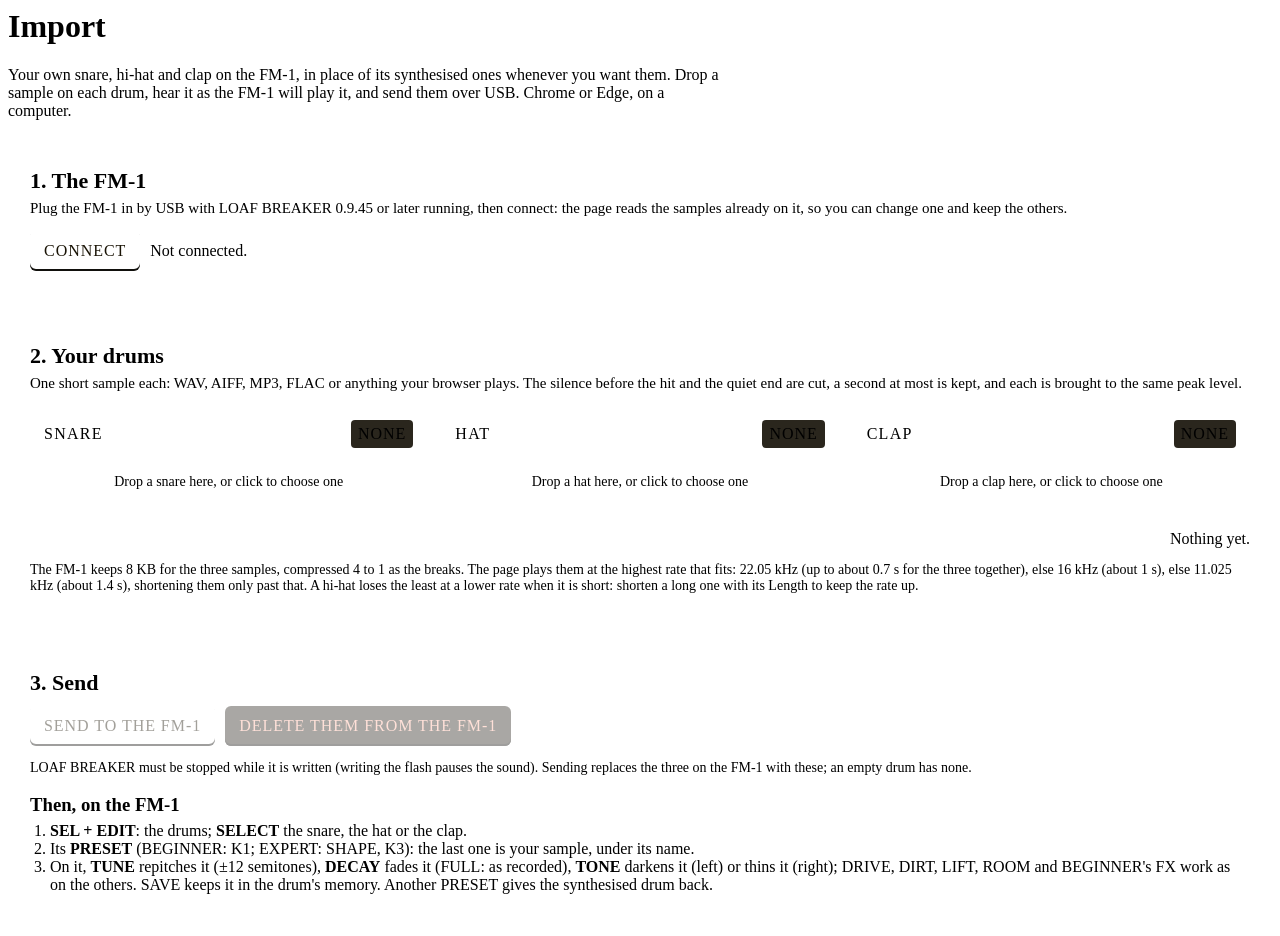
<file: app/site/import.html>
<!doctype html>
<!-- SPDX-License-Identifier: MPL-2.0 -->
<!-- LOAF BREAKER's IMPORT page (0.9.45, FLEXOR: "importer des samples type snare, hi-hat, clap"): your own snare, hat
     and clap on the FM-1. Each sample is trimmed (the silence before it, its tail once quiet, a second at most), its
     peak at -0.3 dBFS, faded out, then all three at the highest rate that fits the FM-1's 8 KB for them (22.05, 16 or
     11.025 kHz; shortened if they still don't), IMA ADPCM as the breaks (tools/kit_frames.py makes the same kit), and
     written over Web MIDI SysEx (ui/main.c kit_sysex, zone 2: F0 7D 43 48 0x2N 7-bit-packed DATA F7). The preview plays
     the ADPCM decoded again: what the FM-1 will play. On the FM-1 each drum's PRESET has one more, the last: the
     sample. tools/site_style.py puts it at import/ on the site, with the site's style and header. -->
<html lang="en">
<head>
<meta charset="utf-8">
<meta name="viewport" content="width=device-width, initial-scale=1">
<title>LOAF BREAKER · Import</title>
<style>/*SITE_CSS*/
.imp h1 { margin-top: 8px; }
.imp .lede { color: var(--dim); max-width: 720px; margin: 0 0 28px; }
.imp section.card { background: var(--panel); border: 1px solid var(--line); border-radius: 10px; padding: 20px 22px; margin: 0 0 22px; }
.imp section.card h2 { margin: 0 0 6px; padding: 0; border: 0; font-size: 22px; }
.imp .sub { color: var(--dim); margin: 0 0 14px; font-size: 15px; }
.imp button {
  font: 600 13px/1 var(--f-mono); letter-spacing: .06em; text-transform: uppercase; color: var(--hot);
  background: #2a261d; border: 0; padding: 11px 14px; border-radius: 6px; box-shadow: inset 0 -2px 0 #11100c; cursor: pointer;
}
.imp button:hover:not(:disabled) { background: #3a3426; }
.imp button.go { background: var(--amber); color: #1a1406; }
.imp button.go:hover:not(:disabled) { background: #ffc44d; }
.imp button.warn { color: #ffb4a0; }
.imp button:disabled { opacity: .4; cursor: default; }
.imp button:focus-visible, .imp .drop:focus-visible, .imp input:focus-visible { outline: 2px solid var(--amber); outline-offset: 2px; }
.imp .row { display: flex; flex-wrap: wrap; gap: 10px; align-items: center; margin: 10px 0; }
.imp .state { font: 500 14px/1.5 var(--f-mono); color: var(--dim); }
.imp .state b { color: var(--fg); font-weight: 600; }
.imp .state .bad { color: #ff9b85; }
.imp .state:empty { display: none; }
.imp .hint { font-size: 14px; color: var(--faint); }
.imp .hidden { display: none !important; }
.imp .meter { height: 8px; background: var(--raise); border-radius: 4px; overflow: hidden; flex: 1 1 200px; }
.imp .meter i { display: block; height: 100%; width: 0; background: var(--amber); transition: width .1s; }
.imp .meter i.over { background: #ff9b85; }
.imp .facts { font: 500 13px/1.5 var(--f-mono); color: var(--dim); }
.imp .facts b { color: var(--fg); font-weight: 600; }
.imp .slots { display: grid; grid-template-columns: repeat(auto-fit, minmax(280px, 1fr)); gap: 14px; }
.imp .slot { background: var(--raise); border: 1px solid var(--line); border-radius: 10px; padding: 14px; display: flex; flex-direction: column; gap: 10px; min-width: 0; }
.imp .slot.has { border-color: color-mix(in srgb, var(--amber) 55%, var(--line)); }
.imp .slot h3 { margin: 0; font: 700 18px/1.1 var(--f-mono); letter-spacing: .08em; display: flex; justify-content: space-between; align-items: baseline; gap: 8px; }
.imp .slot h3 small { font: 500 11px/1 var(--f-mono); color: var(--faint); letter-spacing: .06em; }
.imp .drop { border: 2px dashed var(--line); border-radius: 8px; padding: 16px 10px; text-align: center; color: var(--dim); cursor: pointer; font-size: 14px; }
.imp .drop.over, .imp .drop:hover { border-color: var(--amber); color: var(--fg); }
.imp canvas { display: block; width: 100%; height: 90px; background: #0b0a08; border-radius: 6px; border: 1px solid var(--line); cursor: pointer; }
.imp label.f { display: flex; flex-direction: column; gap: 4px; font: 500 12px/1.2 var(--f-mono); letter-spacing: .06em; text-transform: uppercase; color: var(--dim); min-width: 0; }
.imp input[type=text] { font: 500 15px/1.2 var(--f-mono); color: var(--fg); background: #15130f; border: 1px solid var(--line);
  border-radius: 6px; padding: 8px 10px; width: 13ch; max-width: 100%; text-transform: uppercase; }
.imp input[type=range] { width: 100%; accent-color: var(--amber); }
.imp .tag { font: 600 11px/1 var(--f-mono); letter-spacing: .06em; text-transform: uppercase; padding: 5px 7px; border-radius: 4px; background: #2a261d; color: var(--dim); white-space: nowrap; }
.imp .tag.hot { background: var(--amber); color: #1a1406; }
.imp ol.how { color: var(--dim); margin: 6px 0 0; padding-left: 20px; }
.imp ol.how b { color: var(--fg); }
</style>
</head>
<body class="imp">
<!--HEADER-->
<div class="page">
<main id="main">
<h1>Import</h1>
<p class="lede">Your own snare, hi-hat and clap on the FM-1, in place of its synthesised ones whenever you want them.
Drop a sample on each drum, hear it as the FM-1 will play it, and send them over USB. Chrome or Edge, on a computer.</p>

<section class="card" aria-labelledby="h-dev">
  <h2 id="h-dev">1. The FM-1</h2>
  <p class="sub">Plug the FM-1 in by USB with LOAF BREAKER 0.9.45 or later running, then connect: the page reads the
  samples already on it, so you can change one and keep the others.</p>
  <div class="row">
    <button id="connect" class="go">Connect</button>
    <span class="state" id="devStatus" role="status">Not connected.</span>
  </div>
</section>

<section class="card" aria-labelledby="h-kit">
  <h2 id="h-kit">2. Your drums</h2>
  <p class="sub">One short sample each: WAV, AIFF, MP3, FLAC or anything your browser plays. The silence before the
  hit and the quiet end are cut, a second at most is kept, and each is brought to the same peak level.</p>
  <div class="slots" id="slots"></div>
  <div class="row">
    <div class="meter" aria-label="The room the three samples take on the FM-1 (8 KB)"><i id="room"></i></div>
    <span class="facts" id="roomV"></span>
  </div>
  <p class="hint">The FM-1 keeps 8 KB for the three samples, compressed 4 to 1 as the breaks. The page plays them at the
  highest rate that fits: 22.05 kHz (up to about 0.7 s for the three together), else 16 kHz (about 1 s), else
  11.025 kHz (about 1.4 s), shortening them only past that. A hi-hat loses the least at a lower rate when it is short:
  shorten a long one with its Length to keep the rate up.</p>
</section>

<section class="card" aria-labelledby="h-send">
  <h2 id="h-send">3. Send</h2>
  <div class="row">
    <button id="send" class="go" disabled>Send to the FM-1</button>
    <button id="wipe" class="warn" disabled>Delete them from the FM-1</button>
    <div class="meter" aria-hidden="true"><i id="bar"></i></div>
  </div>
  <p class="state" id="sendStatus" role="status"></p>
  <p class="hint">LOAF BREAKER must be stopped while it is written (writing the flash pauses the sound). Sending
  replaces the three on the FM-1 with these; an empty drum has none.</p>
  <h3 style="margin:18px 0 4px">Then, on the FM-1</h3>
  <ol class="how">
    <li><b>SEL + EDIT</b>: the drums; <b>SELECT</b> the snare, the hat or the clap.</li>
    <li>Its <b>PRESET</b> (BEGINNER: K1; EXPERT: SHAPE, K3): the last one is your sample, under its name.</li>
    <li>On it, <b>TUNE</b> repitches it (±12 semitones), <b>DECAY</b> fades it (FULL: as recorded), <b>TONE</b> darkens
    it (left) or thins it (right); DRIVE, DIRT, LIFT, ROOM and BEGINNER's FX work as on the others. SAVE keeps it in
    the drum's memory. Another PRESET gives the synthesised drum back.</li>
  </ol>
</section>
</main>
</div>

<script>
"use strict";
/* ---------------------------------------------------------------- the kit, as tools/kit_frames.py makes it */
const KIT_CAP = 8192, KIT_MAGIC = 0x314B5244, HEAD = 16 + 3 * 24, RATES = [22050, 16000, 11025], MAX_S = 1.0;
const VOICES = [["SNARE", "SN"], ["HAT", "HH"], ["CLAP", "CP"]];
const STEP = [7, 8, 9, 10, 11, 12, 13, 14, 16, 17, 19, 21, 23, 25, 28, 31, 34, 37, 41, 45, 50, 55, 60, 66, 73, 80, 88, 97,
  107, 118, 130, 143, 157, 173, 190, 209, 230, 253, 279, 307, 337, 371, 408, 449, 494, 544, 598, 658, 724, 796,
  876, 963, 1060, 1166, 1282, 1411, 1552, 1707, 1878, 2066, 2272, 2499, 2749, 3024, 3327, 3660, 4026, 4428,
  4871, 5358, 5894, 6484, 7132, 7845, 8630, 9493, 10442, 11487, 12635, 13899, 15289, 16818, 18500, 20350,
  22385, 24623, 27086, 29794, 32767];
const ADJ = [-1, -1, -1, -1, 2, 4, 6, 8];
const clamp = (v, lo, hi) => v < lo ? lo : v > hi ? hi : v;
function adpcmEncode(x) {
  let pred = 0, idx = 0;
  const out = new Uint8Array((x.length + 1) >> 1);
  for (let i = 0; i < x.length; i++) {
    const s = clamp(Math.round(x[i] * 32767), -32768, 32767);
    let d = s - pred, step = STEP[idx], code = 0, diff = step >> 3;
    if (d < 0) { code = 8; d = -d; }
    if (d >= step) { code |= 4; d -= step; diff += step; }
    if (d >= step >> 1) { code |= 2; d -= step >> 1; diff += step >> 1; }
    if (d >= step >> 2) { code |= 1; diff += step >> 2; }
    pred = clamp(code & 8 ? pred - diff : pred + diff, -32768, 32767);
    idx = clamp(idx + ADJ[code & 7], 0, 88);
    out[i >> 1] |= code << (4 * (i & 1));
  }
  return out;
}
function adpcmDecode(data, n) {
  let pred = 0, idx = 0;
  const out = new Float32Array(n);
  for (let i = 0; i < n; i++) {
    const code = (data[i >> 1] >> (4 * (i & 1))) & 15, step = STEP[idx];
    let diff = step >> 3;
    if (code & 4) diff += step;
    if (code & 2) diff += step >> 1;
    if (code & 1) diff += step >> 2;
    pred = clamp(code & 8 ? pred - diff : pred + diff, -32768, 32767);
    idx = clamp(idx + ADJ[code & 7], 0, 88);
    out[i] = pred / 32768;
  }
  return out;
}
const CRC = new Uint32Array(256).map((_, n) => { let c = n; for (let k = 0; k < 8; k++) c = c & 1 ? 0xEDB88320 ^ (c >>> 1) : c >>> 1; return c >>> 0; });
function crc32(b) { let c = ~0; for (const v of b) c = CRC[(c ^ v) & 255] ^ (c >>> 8); return (~c) >>> 0; }

/* the silence before it (-50 dBFS, 1 ms kept), its tail once under -60 dBFS for good, a second at most */
function trim(x, rate) {
  let pk = 0;
  for (const v of x) pk = Math.max(pk, Math.abs(v));
  if (pk <= 0) return new Float32Array(0);
  let a = 0;
  while (a < x.length && Math.abs(x[a]) < pk * 0.00316) a++;
  a = Math.max(0, a - Math.floor(rate / 1000));
  let b = x.length;
  while (b > a && Math.abs(x[b - 1]) < pk * 0.001) b--;
  return x.slice(a, Math.min(b, a + Math.floor(MAX_S * rate)));
}
/* its peak at -0.3 dBFS, the last 4 ms faded out */
function shape(x, rate) {
  let pk = 0;
  for (const v of x) pk = Math.max(pk, Math.abs(v));
  const g = pk > 0 ? 0.966 / pk : 0, y = Float32Array.from(x, (v) => v * g), f = Math.min(y.length, Math.max(1, Math.floor(rate * 4 / 1000)));
  for (let i = 0; i < f; i++) y[y.length - f + i] *= 1 - (i + 1) / f;
  return y;
}
/* the rate the three fit at (samples each at their own rate: lens [{n, rate}]), or the lowest and how much to keep */
function fitRate(lens) {
  for (const r of RATES) if (HEAD + lens.reduce((t, l) => t + ((Math.floor(l.n * r / l.rate) + 1) >> 1), 0) <= KIT_CAP) return { rate: r, keep: 1 };
  const r = RATES[RATES.length - 1], tot = lens.reduce((t, l) => t + Math.floor(l.n * r / l.rate), 0);
  return { rate: r, keep: ((KIT_CAP - HEAD) * 2 - 2 * lens.length) / tot };
}
/* the kit: three entries [{name, adpcm, n, rate} or null] at one rate -> the image app.c kit_scan checks */
function buildKit(ents) {
  const data = [], head = new Uint8Array(HEAD), dv = new DataView(head.buffer);
  let off = HEAD;
  ents.forEach((e, v) => {
    if (!e) return;
    dv.setUint32(16 + v * 24, off, true);
    dv.setUint32(20 + v * 24, e.n, true);
    dv.setUint32(24 + v * 24, e.rate, true);
    const nm = (e.name || "").toUpperCase().replace(/[^A-Z0-9 ]/g, " ").slice(0, 12);
    for (let k = 0; k < nm.length; k++) head[28 + v * 24 + k] = nm.charCodeAt(k);
    data.push(e.adpcm);
    off += e.adpcm.length;
  });
  const img = new Uint8Array(off);
  img.set(head);
  let at = HEAD;
  for (const d of data) { img.set(d, at); at += d.length; }
  const idv = new DataView(img.buffer);
  idv.setUint32(0, KIT_MAGIC, true);
  idv.setUint32(8, off - 16, true);
  idv.setUint32(4, crc32(img.subarray(16)), true);
  return img;
}
/* the kit on the FM-1 read back -> its three [{name, adpcm, n, rate} or null], or null */
function readKit(img) {
  if (img.length < HEAD) return null;
  const dv = new DataView(img.buffer, img.byteOffset);
  if (dv.getUint32(0, true) !== KIT_MAGIC) return null;
  const size = dv.getUint32(8, true);
  if (16 + size > img.length || crc32(img.subarray(16, 16 + size)) !== dv.getUint32(4, true)) return null;
  return [0, 1, 2].map((v) => {
    const off = dv.getUint32(16 + v * 24, true), n = dv.getUint32(20 + v * 24, true), rate = dv.getUint32(24 + v * 24, true);
    if (!n) return null;
    const name = String.fromCharCode(...img.subarray(28 + v * 24, 40 + v * 24)).replace(/\0.*$/, "").trim();
    return { name, n, rate, adpcm: img.slice(off, off + ((n + 1) >> 1)) };
  });
}

/* ---------------------------------------------------------------- the page */
const $ = (id) => document.getElementById(id);
const esc = (t) => String(t).replace(/[&<>"]/g, (c) => ({ "&": "&amp;", "<": "&lt;", ">": "&gt;", '"': "&quot;" }[c]));
let ctx = null;
const audio = () => (ctx = ctx || new AudioContext());
/* each drum: {name, x (trimmed, at rate0), rate0, cut (ms kept), dev (as read from the FM-1: its adpcm kept while
   unchanged)}; made: {rate, ents, img} */
const slot = [null, null, null];
let made = null, onDev = "", building = 0;

function draw(v) {
  const cv = $("cv" + v), g = cv.getContext("2d"), w = cv.width, h = cv.height, e = made && made.ents[v];
  g.fillStyle = "#0b0a08"; g.fillRect(0, 0, w, h);
  g.fillStyle = "#3a3426"; g.fillRect(0, h / 2, w, 1);
  if (!e) return;
  const pcm = adpcmDecode(e.adpcm, e.n), per = Math.max(1, pcm.length / w);
  g.fillStyle = "#ffb000";
  for (let i = 0; i < w; i++) {
    let pk = 0;
    for (let j = Math.floor(i * per); j < Math.min(pcm.length, Math.floor((i + 1) * per)); j++) pk = Math.max(pk, Math.abs(pcm[j]));
    if (i * per >= pcm.length) break;
    const y = pk * (h / 2 - 2);
    g.fillRect(i, h / 2 - y, 1, 2 * y + 1);
  }
}
function play(v) {
  const e = made && made.ents[v];
  if (!e) return;
  const a = audio(), pcm = adpcmDecode(e.adpcm, e.n), b = a.createBuffer(1, pcm.length, e.rate);
  b.copyToChannel(pcm, 0);
  const s = a.createBufferSource();
  s.buffer = b; s.connect(a.destination); s.start();
}
async function resample(x, from, to) {
  if (from === to) return x;
  const oc = new OfflineAudioContext(1, Math.max(1, Math.round(x.length * to / from)), to);
  const ab = oc.createBuffer(1, x.length, from);
  ab.copyToChannel(x, 0);
  const node = oc.createBufferSource(); node.buffer = ab; node.connect(oc.destination); node.start();
  return (await oc.startRendering()).getChannelData(0);
}
/* the three as the FM-1 will hold them: the rate they fit at, each resampled, shaped, ADPCM; a drum read from the
   FM-1 and untouched keeps its bytes when the rate is its own */
async function build() {
  const my = ++building;
  const lens = slot.map((s) => s && (s.x ? { n: Math.min(s.x.length, Math.floor(s.cut / 1000 * s.rate0)), rate: s.rate0 } : { n: s.dev.n, rate: s.dev.rate })).filter(Boolean);
  if (!lens.length) { made = null; render(); return; }
  const fit = fitRate(lens), ents = [];
  for (let v = 0; v < 3; v++) {
    const s = slot[v];
    if (!s) { ents.push(null); continue; }
    if (!s.x && s.dev.rate === fit.rate && fit.keep >= 1) { ents.push({ ...s.dev, name: s.name }); continue; }
    let x = s.x || adpcmDecode(s.dev.adpcm, s.dev.n), r = s.x ? s.rate0 : s.dev.rate;
    if (s.x) x = x.subarray(0, Math.min(x.length, Math.floor(s.cut / 1000 * r)));
    if (fit.keep < 1) x = x.subarray(0, Math.floor(x.length * fit.keep));
    let y = await resample(x, r, fit.rate);
    if (my !== building) return;
    y = s.x ? shape(y, fit.rate) : y;
    ents.push({ name: s.name, n: y.length, rate: fit.rate, adpcm: adpcmEncode(y) });
  }
  made = { rate: fit.rate, keep: fit.keep, ents, img: buildKit(ents) };
  render();
}
function render() {
  slot.forEach((s, v) => {
    const el = $("slot" + v), e = made && made.ents[v];
    el.classList.toggle("has", !!s);
    $("ed" + v).classList.toggle("hidden", !s);
    $("drop" + v).textContent = s ? "Drop another, or click" : "Drop a " + VOICES[v][0].toLowerCase() + " here, or click to choose one";
    $("tag" + v).textContent = s ? (s.x ? "new" : "on the FM-1") : "none";
    $("tag" + v).className = "tag" + (s && s.x ? " hot" : "");
    if (s) {
      $("nm" + v).value = s.name;
      const max = s.x ? Math.min(1000, Math.round(s.x.length / s.rate0 * 1000)) : 0;
      $("cutw" + v).classList.toggle("hidden", !s.x);
      if (s.x) { $("cut" + v).max = String(max); $("cut" + v).value = String(Math.min(s.cut, max)); $("cutV" + v).textContent = Math.min(s.cut, max) + " ms"; }
      $("f" + v).innerHTML = e ? `<b>${(e.n / e.rate * 1000).toFixed(0)} ms</b> · ${(e.rate / 1000).toFixed(2)} kHz · ${(e.adpcm.length / 1024).toFixed(1)} KB` : "";
    }
    draw(v);
  });
  const used = made ? made.img.length : 0;
  $("room").style.width = Math.min(100, 100 * used / KIT_CAP).toFixed(1) + "%";
  $("roomV").innerHTML = made ? `<b>${(used / 1024).toFixed(1)} KB</b> of 8 KB · ${(made.rate / 1000).toFixed(2)} kHz` +
    (made.keep < 1 ? ` · <span style="color:#ff9b85">shortened to ${Math.round(made.keep * 100)}% to fit</span>` : "") : "Nothing yet.";
  $("send").disabled = !out || (!made && !onDev) || (made ? sigOf(made.img) === onDev : !onDev);
  $("wipe").disabled = !out || !onDev;
}
const sigOf = (img) => img.length + ":" + crc32(img);
async function loadFile(v, f) {
  try {
    const buf = await audio().decodeAudioData(await f.arrayBuffer());
    const n = buf.length, mono = new Float32Array(n);
    for (let c = 0; c < buf.numberOfChannels; c++) { const d = buf.getChannelData(c); for (let i = 0; i < n; i++) mono[i] += d[i] / buf.numberOfChannels; }
    const x = trim(mono, buf.sampleRate);
    if (!x.length) throw new Error("it is silent");
    const name = f.name.replace(/\.[^.]*$/, "").replace(/[^A-Za-z0-9 ]+/g, " ").trim().toUpperCase().slice(0, 12) || VOICES[v][0];
    slot[v] = { name, x, rate0: buf.sampleRate, cut: Math.min(1000, Math.round(x.length / buf.sampleRate * 1000)) };
    $("st" + v).textContent = "";
    await build();
    play(v);
  } catch (e) {
    $("st" + v).innerHTML = `<span class="bad">That file can't be used (${esc(e.message)}).</span>`;
  }
}
function slotsHtml() {
  $("slots").innerHTML = VOICES.map(([nm, ab], v) => `
    <div class="slot" id="slot${v}">
      <h3>${nm} <small id="tag${v}" class="tag">none</small></h3>
      <div class="drop" id="drop${v}" tabindex="0" role="button" aria-label="Choose a ${nm.toLowerCase()} sample, or drop one here"></div>
      <input type="file" id="file${v}" accept="audio/*,.wav,.aif,.aiff,.mp3,.flac,.ogg,.m4a" class="hidden">
      <div id="ed${v}" class="hidden" style="display:flex;flex-direction:column;gap:10px">
        <canvas id="cv${v}" width="560" height="90" aria-label="The ${nm.toLowerCase()} as the FM-1 will play it"></canvas>
        <div class="facts" id="f${v}"></div>
        <div class="row" style="margin:0">
          <label class="f">Name<input type="text" id="nm${v}" maxlength="12" spellcheck="false"></label>
          <button id="pl${v}">Play</button>
          <button id="rm${v}" class="warn">Remove</button>
        </div>
        <label class="f" id="cutw${v}">Length <span id="cutV${v}"></span><input type="range" id="cut${v}" min="20" max="1000" step="5"></label>
      </div>
      <p class="state" id="st${v}" role="status"></p>
    </div>`).join("");
  VOICES.forEach((_, v) => {
    const d = $("drop" + v), f = $("file" + v);
    d.onclick = () => f.click();
    d.onkeydown = (e) => { if (e.key === "Enter" || e.key === " ") { e.preventDefault(); f.click(); } };
    f.onchange = (e) => e.target.files[0] && loadFile(v, e.target.files[0]);
    d.ondragover = (e) => { e.preventDefault(); d.classList.add("over"); };
    d.ondragleave = () => d.classList.remove("over");
    d.ondrop = (e) => { e.preventDefault(); d.classList.remove("over"); e.dataTransfer.files[0] && loadFile(v, e.dataTransfer.files[0]); };
    $("pl" + v).onclick = () => { audio().resume(); play(v); };
    $("cv" + v).onclick = () => { audio().resume(); play(v); };
    $("rm" + v).onclick = () => { slot[v] = null; build(); };
    $("nm" + v).onchange = (e) => { if (slot[v]) { slot[v].name = e.target.value.toUpperCase().replace(/[^A-Z0-9 ]/g, " ").slice(0, 12); build(); } };
    $("cut" + v).oninput = (e) => { $("cutV" + v).textContent = e.target.value + " ms"; };
    $("cut" + v).onchange = (e) => { if (slot[v]) { slot[v].cut = +e.target.value; build().then(() => play(v)); } };
  });
}

/* ---------------------------------------------------------------- the FM-1 over Web MIDI */
let midi = null, out = null, waiting = null;
function pack7(b) {
  const o = [];
  for (let i = 0; i < b.length; i += 7) {
    const g = b.subarray(i, i + 7); let hi = 0;
    g.forEach((v, j) => { hi |= (v >> 7) << j; });
    o.push(hi, ...Array.from(g, (v) => v & 0x7F));
  }
  return o;
}
function unpack7(p) {
  const o = [];
  for (let i = 0; i < p.length; i += 8) for (let j = 1; j < 8 && i + j < p.length; j++) o.push(p[i + j] | ((p[i] >> (j - 1)) & 1) << 7);
  return new Uint8Array(o);
}
const u32 = (v) => [v & 255, (v >> 8) & 255, (v >> 16) & 255, (v >>> 24) & 255];
function onMsg(e) {
  const d = e.data;
  if (d[0] !== 0xF0 || d[1] !== 0x7D || d[2] !== 0x43 || d[3] !== 0x48) return;
  if (waiting && (d[4] & 0x3F) === waiting.cmd) { const w = waiting; waiting = null; w.res({ code: d[5], data: unpack7(d.subarray(6, d.length - 1)) }); }
}
function ask(cmd, data = [], ms = 3000, port = out) {
  return new Promise((res, rej) => {
    waiting = { cmd, res };
    port.send([0xF0, 0x7D, 0x43, 0x48, cmd, ...pack7(Uint8Array.from(data)), 0xF7]);
    setTimeout(() => { if (waiting && waiting.res === res) { waiting = null; rej(new Error("no answer")); } }, ms);
  });
}
const ERR = { 1: "LOAF BREAKER is playing: stop it (PLAY) and try again.", 2: "They don't fit.", 3: "The flash could not be written.", 4: "The samples as written don't check." };
function say(el, t, bad) { el.innerHTML = bad ? `<span class="bad">${t}</span>` : t; }
async function info() {
  const r = await ask(0x21), dv = new DataView(r.data.buffer);
  const size = dv.getUint32(4, true);
  onDev = "";
  if (size) {
    const img = new Uint8Array(size);
    for (let off = 0; off < size; off += 256) {
      const n = Math.min(256, size - off), q = await ask(0x25, [...u32(off), ...u32(n)]);
      if (q.code) throw new Error("read " + q.code);
      img.set(q.data.subarray(4, 4 + n), off);
    }
    const kit = readKit(img);
    if (kit) {
      onDev = sigOf(img);
      kit.forEach((e, v) => { if (e && (!slot[v] || !slot[v].x)) slot[v] = { name: e.name, dev: e }; });
    }
  }
  const names = slot.map((s, v) => s && !s.x ? `${VOICES[v][1]} <b>${esc(s.name)}</b>` : "").filter(Boolean);
  say($("devStatus"), `<b>${esc(out.name)}</b> connected · ` + (names.length ? "on it: " + names.join(", ") : "no samples of yours on it yet"));
  $("connect").textContent = "Refresh";
  await build();
}
async function send(wipe) {
  const st = $("sendStatus"), bar = $("bar");
  $("send").disabled = $("wipe").disabled = true;
  try {
    let r;
    if (wipe || !made) {
      r = await ask(0x26, [], 15000);
      if (r.code) throw new Error(ERR[r.code] || "code " + r.code);
      if (wipe) slot.forEach((s, v) => { if (s && !s.x) slot[v] = null; });
    } else {
      const img = made.img;
      r = await ask(0x22, u32(img.length), 20000);   /* the flash erased first: a moment */
      if (r.code) throw new Error(ERR[r.code] || "code " + r.code);
      for (let off = 16; off < img.length; off += 512) {
        r = await ask(0x23, [...u32(off), ...img.subarray(off, off + 512)]);
        if (r.code) throw new Error(ERR[r.code] || "code " + r.code);
        const pc = 100 * off / img.length;
        bar.style.width = pc.toFixed(1) + "%";
        say(st, `Sending… ${Math.round(pc)}%`);
      }
      r = await ask(0x24, img.subarray(0, 16), 5000);   /* the header last: they count once they check */
      if (r.code) throw new Error(ERR[r.code] || "code " + r.code);
    }
    bar.style.width = "100%";
    const sent = made && !wipe ? made.ents.map((e, v) => e ? `${VOICES[v][0]} <b>${esc(e.name)}</b>` : "").filter(Boolean) : [];
    say(st, sent.length ? `On the FM-1: ${sent.join(", ")}. Each drum's PRESET: the last is your sample.` : "Your samples are deleted from the FM-1: the drums are the synthesised ones again.");
    slot.forEach((s, v) => { if (s && s.x && made && made.ents[v]) slot[v] = { name: s.name, dev: made.ents[v] }; });
    await info();
  } catch (e) {
    say(st, "Not sent: " + e.message, true);
    render();
  }
}
$("send").onclick = () => send(false);
$("wipe").onclick = () => send(true);
$("connect").onclick = async () => {
  try {
    midi = midi || await navigator.requestMIDIAccess({ sysex: true });
  } catch (e) {
    say($("devStatus"), "No MIDI with SysEx here: use Chrome or Edge, and allow it.", true); return;
  }
  say($("devStatus"), "Looking for LOAF BREAKER…");
  midi.inputs.forEach((i) => { i.onmidimessage = onMsg; });
  out = null;
  const outs = [...midi.outputs.values()].filter((o) => o.state !== "disconnected");
  const likely = outs.filter((o) => /loaf|choppah|fm-?1/i.test(o.name));
  for (const o of likely.concat(outs.filter((o) => !likely.includes(o)))) {
    try { const r = await ask(0x21, [], 700, o); if (r.data.length >= 8) { out = o; break; } } catch (e) { /* not this one */ }
  }
  if (!out) { say($("devStatus"), "No LOAF BREAKER 0.9.45 or later found. Is it plugged in by USB, running it?", true); render(); return; }
  try { await info(); } catch (e) { say($("devStatus"), "Connected, but its samples could not be read (" + esc(e.message) + ").", true); }
};
slotsHtml();
render();
if (!navigator.requestMIDIAccess) say($("devStatus"), "This browser has no Web MIDI: use Chrome or Edge to send samples. You can still hear yours here.", true);
</script>
</body>
</html>
</file>
<file: web/style.css>
/* SPDX-License-Identifier: MPL-2.0 */
/* AFFINE's site: MONO2K's structure (one 12-column grid with its dotted rules, one 8 px spacing scale, numbered
 * sections: the number on 4 columns, the text on 8), in AFFINE's POLYGON look: night, one hot colour for what plays,
 * one cool for amounts, ordered dither (4x4 Bayer) for every gradient, the pixel font for titles and labels.
 * The skin's eight colours are custom properties: site.js sets them for the skin picked (the firmware's five) and
 * draws the dither patterns (--d-*, --g-*) in them.
 *   label   the pixel font at 2x, uppercase
 *   small   14 Inter Tight
 *   text    17 Inter Tight, for reading
 *   title   the pixel font at 3x
 *   display the pixel font at 6x (4x on a phone), section titles
 * Components, one of each family (after shadcn/ui's anatomy, MIT, in POLYGON: square, the pixel font):
 *   .btn     --primary (hot) / --outline / --solid (ink); --sm 32, md 40, --lg 48
 *   .card    padding --card-pad, gap 16; .card__head (title, a badge; the hot rule), .card__foot (the dotted rule)
 *   .badge   --cool / --hot;  kbd a keycap
 * Motion: the pixel reveals stay stepped, as the FM-1 draws; what moves the layout (drawers, the tabs' bar, tooltips)
 * takes transitions.dev's tokens (--duration-*, --ease-smooth-out, --distance-*: its free tokens and recipes). */
@font-face { font-family: "AFF Pixel"; src: url(fonts/mono2k-font.otf) format("opentype"); font-display: block; }
@font-face { font-family: "Inter Tight"; src: url(fonts/InterTight-400.woff) format("woff"); font-weight: 400; font-display: swap; }
@font-face { font-family: "Inter Tight"; src: url(fonts/InterTight-600.woff) format("woff"); font-weight: 600 900; font-display: swap; }

:root {
  /* POLYGON (app/ui/common.c SKIN_RGB): site.js replaces them with the skin picked */
  --line: #282454; --dim: #545082; --gray: #787696; --cool: #46d6c8; --hot: #ff5c28; --card: #181634; --ink: #ece6d6;
  --bg: #060814;
  --pix: "AFF Pixel", ui-monospace, Menlo, monospace;
  --text: "Inter Tight", "Helvetica Neue", Helvetica, Arial, sans-serif;
  --pu: 8px;                      /* the pixel font's design pixel at 1x: sizes are whole multiples of it */
  --s05: 4px; --s1: 8px; --s15: 12px; --s2: 16px; --s3: 24px; --s4: 32px; --s6: 48px; --s8: 64px; --s12: 96px; --s16: 128px;
  --gut: var(--s2);
  --max: 1440px;                  /* the content's width at most; backgrounds and rules still run edge to edge */
  --pad: max(var(--gut), calc((100% - var(--max)) / 2 + var(--gut)));   /* (on an element as wide as the window) */
  --h-sm: 32px; --h-md: 40px; --h-lg: 48px;   /* control heights */
  --card-pad: var(--s3);
  --ring-w: 2px; --ring-o: 2px;
  /* transitions.dev's motion tokens (the ones used) */
  --duration-stagger: 40ms; --duration-micro: 80ms; --duration-quick: 150ms; --duration-fast: 250ms;
  --duration-medium: 350ms; --duration-slow: 400ms; --duration-very-slow: 500ms;
  --ease-smooth-out: cubic-bezier(0.22, 1, 0.36, 1); --ease-out: ease-out;
  --distance-micro: 4px; --distance-base: 8px; --distance-medium: 12px;
  --label: 400 calc(var(--pu) * 2) / calc(var(--pu) * 2.5) var(--pix);
  --small: 400 14px / 20px var(--text);
  --body: 400 17px / 24px var(--text);
  --title: 400 calc(var(--pu) * 3) / 1 var(--pix);
  --display: 400 calc(var(--pu) * 6) / 1 var(--pix);
  color-scheme: dark;
}
@media (max-width: 700px) { :root { --display: 400 calc(var(--pu) * 4) / 1 var(--pix); } }
@media (max-width: 360px) { :root { --display: 400 calc(var(--pu) * 3) / 1 var(--pix); } }   /* (the titles on one line on the narrowest phones) */

* { box-sizing: border-box; }
html { background: var(--bg); scroll-behavior: smooth; overflow-x: clip; }
body { margin: 0; background: var(--bg); color: var(--ink); font: var(--body); overflow-x: clip; -webkit-font-smoothing: antialiased; }
p, h1, h2, h3, h4, dl, dd, ol, ul, figure { margin: 0; }
[hidden] { display: none !important; }
a { color: inherit; }
img, canvas { image-rendering: pixelated; }
::selection { background: var(--hot); color: var(--bg); }

.label { font: var(--label); text-transform: uppercase; letter-spacing: 0; }
.small { font: var(--small); }
.lede { font: var(--body); max-width: 40em; color: var(--ink); }
.title { font: var(--title); text-transform: uppercase; }
.display { font: var(--display); text-transform: uppercase; letter-spacing: 0; word-spacing: -0.25em; }
.vh { position: absolute; width: 1px; height: 1px; overflow: hidden; clip-path: inset(50%); white-space: nowrap; }
.hot { color: var(--hot); }
.cool { color: var(--cool); }

/* the grid: twelve columns with the gutter; the rules mark each column's start */
.bar, .hero__sub, .sec, .rules { display: grid; grid-template-columns: repeat(12, minmax(0, 1fr)); column-gap: var(--gut); }
.bar, .sec, .rules { padding-left: var(--pad); padding-right: var(--pad); }
.rules { position: fixed; inset: 0; pointer-events: none; z-index: 0; }
.rules i { border-left: 1px dotted var(--line); }
.rules i:last-child { border-right: 1px dotted var(--line); }   /* (the last column closed: the grid's right edge) */

/* the bars, top and foot */
.bar { position: relative; z-index: 2; align-items: center; min-height: var(--s6); border-bottom: 1px solid var(--line); background: var(--bg); }
.bar > * { grid-column: span 3; }
.brand { display: inline-flex; align-items: center; gap: var(--s1); text-decoration: none; color: var(--ink); }
.brand canvas { width: 28px; height: 28px; image-rendering: pixelated; }   /* (brand.js: the gem, in 3D on a pointer) */
.brand b { font: var(--title); font-size: calc(var(--pu) * 2.5); letter-spacing: 0.02em; }
.dev { display: flex; align-items: center; gap: var(--s1); color: var(--gray); }
.dev .badge { color: var(--ink); }
header.bar > .acts { grid-column: span 6; display: flex; justify-content: flex-end; align-items: center; gap: var(--s1); }
/* .btn: one button, three variants, three heights (the chip's settings are small outline buttons too) */
.btn, .chips button {
  position: relative; isolation: isolate; display: inline-flex; align-items: center; justify-content: center; gap: var(--s1);
  height: var(--h-md); padding: 0 var(--s2); white-space: nowrap; cursor: pointer; text-decoration: none; border-radius: 0;
  font: var(--label); text-transform: uppercase; color: var(--ink); background: var(--bg); border: 1px solid var(--line);
}
.btn--sm, .chips button { height: var(--h-sm); padding: 0 var(--s15); }
.btn--lg { height: var(--h-lg); padding: 0 var(--s3); }
.btn--primary { color: var(--bg); background: var(--hot); border-color: var(--hot); }
.btn--primary:hover { color: var(--hot); background: var(--bg); }
.btn--outline:hover, .chips button:hover { border-color: var(--ink); }
.btn--solid, .btn--outline:is([aria-pressed="true"], [aria-expanded="true"]) { color: var(--bg); background: var(--ink); border-color: var(--ink); }
.btn:disabled { opacity: 0.5; pointer-events: none; }
.cta::after, .links a::after, .kofi::after {
  content: ""; display: inline-block; width: 12px; height: 12px; background: currentColor;
  -webkit-mask: var(--arrow) center / contain no-repeat; mask: var(--arrow) center / contain no-repeat;
}
:root { --arrow: url("data:image/svg+xml,%3Csvg xmlns='http://www.w3.org/2000/svg' viewBox='0 0 12 12' shape-rendering='crispEdges'%3E%3Cpath d='M3 2h7v7H8V5.4l-5.3 5.3-1.4-1.4L6.6 4H3z'/%3E%3C/svg%3E"); }
.skinbtn { padding: 0 var(--s1); }
.skinbtn i { display: inline-grid; grid-template-columns: repeat(4, 5px); grid-auto-rows: 5px; }
.skinbtn i b { display: block; }

.subnav { position: sticky; top: 0; z-index: 3; display: flex; gap: var(--s3); align-items: center; min-height: 40px;
  padding: 0 var(--pad); background: var(--bg); border-bottom: 1px solid var(--line); overflow-x: auto; scrollbar-width: none; }
.subnav a { font: var(--label); text-transform: uppercase; text-decoration: none; color: var(--gray); white-space: nowrap; padding: var(--s1) 0; position: relative;
  transition: color var(--duration-fast) var(--ease-smooth-out); }
/* the section in view: one bar that slides from link to link (transitions.dev's sliding tabs; site.js measures);
 * the link pointed at gets a dim one of its own */
.subnav a::before { content: ""; position: absolute; left: 0; right: 0; bottom: 0; height: 3px; background: var(--dim); transform: scaleX(0); transform-origin: 0 50%; transition: transform var(--duration-quick) steps(4); }
.subnav a:hover::before { transform: none; }
.subnav a:hover, .subnav a.on { color: var(--ink); }
.subnav__ink { position: absolute; left: 0; bottom: 0; height: 3px; width: var(--w, 0px); transform: translateX(var(--x, 0px)); background: var(--hot); pointer-events: none;
  transition: transform var(--duration-fast) var(--ease-smooth-out), width var(--duration-fast) var(--ease-smooth-out); }
.subnav .sp { flex: 1; }
.subnav .tag { color: var(--hot); }

/* the hero: the scene across the grid (the floor, the gem, the wordmark), then its one line and its three ways in */
.hero { position: relative; z-index: 1; padding: var(--s3) var(--pad) 0; }
.scene { position: relative; display: block; border: 1px solid var(--line); background: var(--bg); overflow: hidden; cursor: crosshair; }
#scene { display: block; width: 100%; height: auto; }
.scene__hint { position: absolute; right: var(--s1); bottom: var(--s1); font: var(--label); color: var(--gray); text-transform: uppercase; pointer-events: none;
  opacity: 0; transition: opacity 0s 2.4s; }
.scene.ready .scene__hint { opacity: 1; }
.hero__sub { padding: var(--s3) 0 var(--s4); border-top: 3px solid var(--hot); margin-top: var(--s2); }
.hero__line { grid-column: 1 / span 7; align-self: center; font: 400 clamp(20px, 2vw, 28px) / 1.25 var(--text); }
.hero__acts { grid-column: 8 / span 5; display: flex; flex-wrap: wrap; justify-content: flex-end; align-items: center; gap: var(--s1); }
/* what you point at answers: AFFINE's tear (below), then the washed rest: a faint dither and scanlines behind the
 * words; a press sinks it */
.btn::before, .chips button::before {
  content: ""; position: absolute; inset: 0; z-index: -1; pointer-events: none; opacity: 0;
  background: repeating-linear-gradient(0deg, color-mix(in srgb, var(--ink) 9%, transparent) 0 1px, transparent 1px 3px),
    var(--d-hot) 0 0 / 4px 4px; image-rendering: pixelated;
}
:is(.btn, .chips button):is(:hover, :focus-visible)::before { opacity: 0.55; }
:is(.btn, .chips button):active { transform: translateY(1px); }
/* one focus ring for everything you can reach with the keyboard */
:is(.btn, .chips button, .bk, .stage__go, .subnav a, .links a, .kofi, .brand, .strip li, .hit, a):focus-visible {
  outline: var(--ring-w) solid var(--hot); outline-offset: var(--ring-o); }

/* the instrument: the FM-1 across the page, as wide as the window lets it stand whole with its bar under it */
.play { position: relative; z-index: 1; padding: var(--s6) var(--pad) var(--s4); border-top: 1px solid var(--line); border-bottom: 1px solid var(--line);
  --pw: min(100%, calc((100vh - 168px) * 1000 / 640)); --pw: min(100%, calc((100svh - 168px) * 1000 / 640)); }
.play > * { width: max(var(--pw), min(100%, 560px)); margin-left: auto; margin-right: auto; }
.devbox { overflow-x: auto; overscroll-behavior-x: contain; }
.devwrap { position: relative; }
.device { position: relative; width: 100%; min-width: 560px; aspect-ratio: 1000 / 640; user-select: none; -webkit-user-select: none;
  -webkit-touch-callout: none; touch-action: manipulation; outline: none; }
.device:focus-visible { outline: 2px solid var(--hot); outline-offset: 4px; }
.device svg { position: absolute; inset: 0; width: 100%; height: 100%; pointer-events: none; }
#lcd { position: absolute; left: 31.8%; top: 9.6875%; width: 20%; height: 31.25%; background: var(--bg); }
.hit { position: absolute; touch-action: none; cursor: pointer; -webkit-tap-highlight-color: transparent; border-radius: 12px; }
.hit.knob { cursor: ns-resize; border-radius: 50%; }
.hit:focus-visible { outline: 2px solid var(--hot); outline-offset: 2px; }
/* the panel's drawing (panel.js): every colour the skin's */
.pn-body { fill: var(--card); stroke: var(--line); stroke-width: 2; }
.pn-tray { fill: var(--bg); }
.pn-bezel { fill: #000; stroke: var(--line); stroke-width: 2; }
.pn-knob { fill: var(--line); stroke: var(--dim); stroke-width: 2; }
.pn-ind { stroke: var(--ink); stroke-width: 4; }
.pn-ring { fill: none; stroke: var(--hot); stroke-width: 3; stroke-dasharray: 4 4; opacity: 0; transition: opacity 0s 300ms; }
.turning .pn-ring { opacity: 1; transition: none; }
.pn-btn { fill: var(--card); stroke: var(--line); stroke-width: 2; }
.pn-lbl { fill: var(--gray); font-family: var(--pix); text-transform: uppercase; }
.pn-key.white { fill: var(--gray); }
.pn-key.black { fill: var(--dim); }
.lit .pn-btn { fill: var(--hot); stroke: var(--hot); }
.lit .pn-lbl.btn { fill: var(--bg); }
.dim .pn-btn { fill: color-mix(in srgb, var(--hot) 35%, var(--card)); }
.lit .pn-key.white { fill: var(--hot); }
.lit .pn-key.black { fill: var(--cool); }
.dim .pn-key.white { fill: color-mix(in srgb, var(--hot) 40%, var(--gray)); }
.dim .pn-key.black { fill: color-mix(in srgb, var(--cool) 45%, var(--dim)); }
.held .pn-btn, .held .pn-key { stroke: var(--ink); stroke-width: 4; }
.latched .pn-btn, .latched .pn-key { stroke: var(--cool); stroke-width: 4; stroke-dasharray: 6 4; }
.start { position: absolute; left: 50%; top: 50%; transform: translate(-50%, -50%); z-index: 2;
  display: grid; gap: var(--s1); padding: var(--s3) var(--s4); min-width: 46%;
  background: var(--hot); color: var(--bg); border: 0; cursor: pointer; text-align: left; font: var(--display); text-transform: uppercase; }
.start small { font: var(--label); text-transform: uppercase; }
.start::after { content: ""; position: absolute; left: 0; right: 0; top: 100%; height: var(--s4); background: var(--g-hot) 0 0 / 4px var(--s4) repeat-x; image-rendering: pixelated; }
.start:hover, .start:focus-visible { outline: 3px solid var(--hot); outline-offset: 3px; }
/* a beam runs round the edge, in pixel steps (after Libraries.dev's border beam, in CSS): the one thing to press */
@property --beam { syntax: "<angle>"; inherits: false; initial-value: 0deg; }
.beam::before { content: ""; position: absolute; inset: -4px; padding: 3px; pointer-events: none; z-index: 1;
  background: conic-gradient(from var(--beam), transparent 0 72%, color-mix(in srgb, var(--ink) 35%, transparent) 84%, var(--ink) 92%, transparent 93%);
  -webkit-mask: linear-gradient(#000 0 0) content-box, linear-gradient(#000 0 0); -webkit-mask-composite: xor;
  mask: linear-gradient(#000 0 0) content-box exclude, linear-gradient(#000 0 0);
  animation: beam 2.8s steps(56) infinite; }
@keyframes beam { to { --beam: 360deg; } }
.start[disabled] { cursor: progress; }
.start.gone { display: none; }
.playbar { display: flex; align-items: center; gap: var(--s2); margin-top: var(--s2); padding: var(--s1) 0; border-top: 3px solid var(--hot); border-bottom: 1px solid var(--line); }
.status { flex: 1 1 auto; min-width: 0; min-height: 40px; display: flex; align-items: center; gap: var(--s1); font: var(--small); }
.status b { font: var(--label); text-transform: uppercase; color: var(--hot); white-space: nowrap; }
.status.flip { animation: st-in 160ms steps(4, end); }
@keyframes st-in { 0% { clip-path: inset(0 100% 0 0); } 100% { clip-path: inset(0); } }
.playbar__acts { flex: 0 0 auto; display: flex; gap: var(--s05); }
.cpu { font: var(--label); color: var(--gray); white-space: nowrap; }
#snd[aria-pressed="true"]::after { content: ""; width: 7px; height: 7px; background: currentColor; order: -1; }
/* the drawers open as an accordion (transitions.dev's: the row 0fr to 1fr, the same time both ways); play.js
 * shows the drawer, then .open; closing, the class goes and the drawer hides when the row has closed */
.drawer { display: grid; grid-template-rows: 0fr; transition: grid-template-rows var(--duration-fast) var(--ease-smooth-out); }
.drawer[hidden] { display: none; }
.drawer.open { grid-template-rows: 1fr; }
.drawer__clip { min-height: 0; overflow: hidden; opacity: 0; transition: opacity var(--duration-fast) var(--ease-smooth-out); }
.drawer.open > .drawer__clip { opacity: 1; }
.drawer__in { padding: var(--s2) 0 var(--s3); }
.drawer.open { border-bottom: 1px solid var(--line); }
.keymap { display: grid; grid-template-columns: repeat(3, minmax(0, 1fr)); gap: var(--s3) var(--gut); }
.keys h3 { font: var(--label); text-transform: uppercase; padding-bottom: var(--s1); border-bottom: 3px solid var(--hot); }
.keys dl { display: grid; }
.keys dt { font: 600 14px / 20px var(--text); padding-top: var(--s1); }
.keys dd { font: var(--small); color: var(--gray); padding-bottom: var(--s1); border-bottom: 1px dotted var(--line); }
/* a keycap: the key's face, its edge below */
kbd { display: inline-grid; place-items: center; min-width: 24px; height: 24px; padding: 0 var(--s05); font: 400 16px / 1 var(--pix); text-transform: uppercase;
  color: var(--bg); background: var(--ink); border-bottom: 3px solid var(--gray); vertical-align: middle; }
.ask { display: grid; gap: var(--s2); }
.ask p { max-width: 44em; font: var(--small); }
.ask__acts { display: flex; flex-wrap: wrap; gap: var(--s1); }

/* the sections: the number on 4 columns, the text on 8; full-width blocks below them */
.sec { position: relative; z-index: 1; row-gap: var(--s4); padding-top: clamp(var(--s8), 7vw, var(--s12)); padding-bottom: clamp(var(--s8), 7vw, var(--s12)); border-bottom: 1px solid var(--line); }
.sec::before { content: ""; position: absolute; left: 0; right: 0; top: 0; height: var(--s4); background: var(--g-down) 0 0 / 4px var(--s4) repeat-x; image-rendering: pixelated; pointer-events: none; }
.sec.inv { background: var(--card); }
.sec__n { grid-column: 1 / span 4; font: 400 calc(var(--pu) * 14) / 0.8 var(--pix); color: var(--ink);
  background: var(--chrome) 0 0 / 4px calc(var(--pu) * 14) repeat; -webkit-background-clip: text; background-clip: text; -webkit-text-fill-color: transparent;
  image-rendering: pixelated; }
.sec__body { grid-column: 5 / span 8; display: grid; gap: var(--s3); align-content: start; }
/* a section's title after the logo's speed stripes: four slanted bars, dark to hot */
.display.stripes { display: flex; align-items: center; gap: calc(var(--pu) * 2); }
.display.stripes::before { content: ""; flex: 0 0 auto; width: calc(var(--pu) * 5); height: calc(var(--pu) * 5);
  background: linear-gradient(90deg, var(--line) 0 18%, transparent 18% 27%, var(--dim) 27% 45%, transparent 45% 54%, color-mix(in srgb, var(--hot) 60%, var(--line)) 54% 72%, transparent 72% 81%, var(--hot) 81%);
  transform: skewX(-31deg); }
@media (max-width: 700px) { .display.stripes::before { width: calc(var(--pu) * 3.5); height: calc(var(--pu) * 3.5); } }
/* .card: a bordered block; its head a title and a badge over the hot rule, its foot under a dotted rule */
.card { position: relative; isolation: isolate; display: grid; gap: var(--s2); align-content: start; min-width: 0;
  padding: var(--card-pad); border: 1px solid var(--line); background: var(--bg); }
.card__head { display: flex; justify-content: space-between; align-items: center; gap: var(--s2); min-height: var(--s4); padding-bottom: var(--s1); border-bottom: 3px solid var(--hot); }
.card__title { font: var(--title); text-transform: uppercase; }
.card__foot { display: flex; flex-wrap: wrap; justify-content: space-between; align-items: center; gap: var(--s1); padding-top: var(--s2); border-top: 1px dotted var(--line); }
/* .badge: a short tag */
.badge { display: inline-flex; align-items: center; height: 24px; padding: 0 var(--s1); font: var(--label); text-transform: uppercase; white-space: nowrap;
  color: var(--gray); border: 1px solid var(--line); }
.badge--cool { color: var(--cool); border-color: color-mix(in srgb, var(--cool) 45%, var(--line)); }
.badge--hot { color: var(--bg); background: var(--hot); border-color: var(--hot); }

/* the screens: the FM-1's own pictures (the simulator's), recoloured to the skin by site.js */
.scr { margin: 0; min-width: 0; }
.scr canvas { display: block; width: 100%; height: auto; aspect-ratio: 1; border: 1px solid var(--line); background: var(--bg); }
.scr figcaption { margin-top: var(--s1); font: var(--label); text-transform: uppercase; color: var(--gray); }
/* beside a plate (02 the chip, 03 perform): the screen's card and the plate one height. The row is as tall as the taller;
 * the plate's picture (the scope, the keys) takes what the plate has over, the screen's card its own ground around the
 * screen; the caption under the card, so their bottoms line up */
@media (min-width: 641px) {
  .chip__screen, .chip__plate, .perf__screen, .perf__plate { align-self: stretch; }
  .chip__screen, .perf__screen { display: flex; padding-bottom: var(--s4); }
  .chip__screen .scr, .perf__screen .scr { position: relative; flex: 1; display: flex; flex-direction: column; }
  .scr__box { flex: 1; display: flex; align-items: center; border: 1px solid var(--line); background: var(--bg); }
  .scr__box canvas { border: 0; }
  .chip__screen .scr figcaption, .perf__screen .scr figcaption { position: absolute; left: 0; top: 100%; }
  .chip__plate { display: flex; flex-direction: column; margin-bottom: var(--s4); }   /* (a .card) */
  .chip__plate .scope { flex: 1 1 auto; min-height: 120px; }
  .chip__plate #scope { position: absolute; inset: 0; height: 100%; }   /* (its own size never pushes the plate) */
  .perf__plate { display: flex; flex-direction: column; margin-bottom: var(--s4); }   /* (a .card) */
  .perf__plate .bks { flex: 1 1 auto; align-content: center; }
  .perf__plate .knobs4 { margin-top: auto; }
}

/* 01 how to play: things to try, a name and its keys */
.todo { grid-column: 1 / -1; list-style: none; padding: 0; display: grid; grid-template-columns: repeat(4, minmax(0, 1fr)); gap: var(--gut); counter-reset: td; }
.todo li { counter-increment: td; position: relative; isolation: isolate; display: grid; gap: var(--s1); align-content: start; padding: var(--card-pad); border: 1px solid var(--line); background: var(--bg); }
.todo li::before { content: counter(td, decimal-leading-zero); font: var(--title); color: var(--hot); }
.todo h4 { font: 600 17px / 22px var(--text); }
.todo .where { display: flex; flex-wrap: wrap; align-items: center; gap: var(--s05); padding-top: var(--s1); border-top: 1px dotted var(--line); }
.howto { grid-column: 1 / -1; display: grid; grid-template-columns: repeat(12, minmax(0, 1fr)); column-gap: var(--gut); row-gap: var(--s3); align-items: start; }
.howto .keymap { grid-column: 1 / span 12; }

/* 02 the chip: the bus as a chain of five stages, one open; its screen, its sound and a live scope */
.chip { grid-column: 1 / -1; display: grid; grid-template-columns: repeat(12, minmax(0, 1fr)); column-gap: var(--gut); row-gap: var(--s3); align-items: start; }
/* the five stages as tabs: one hot block slides to the stage open (transitions.dev's sliding tabs; chip.js sets --on) */
.chain { grid-column: 1 / -1; list-style: none; padding: 0; display: grid; grid-template-columns: repeat(5, minmax(0, 1fr)); gap: 0; position: relative; background: var(--bg); }
.chain::before { content: ""; position: absolute; top: 0; bottom: 0; left: 0; width: 20%; z-index: 1; background: var(--hot); pointer-events: none;
  transform: translateX(calc(var(--on, 1) * 100%)); transition: transform var(--duration-fast) var(--ease-smooth-out); }
.chain li { position: relative; }
.stage__go { width: 100%; display: grid; gap: var(--s05); justify-items: start; padding: var(--s2); text-align: left; cursor: pointer; z-index: 2;
  color: var(--ink); background: transparent; border: 1px solid var(--line); margin-right: -1px; font: inherit; position: relative; isolation: isolate;
  transition: color var(--duration-fast) var(--ease-smooth-out); }
.stage__go b { font: var(--title); text-transform: uppercase; }
.stage__go i { font: var(--label); font-style: normal; text-transform: uppercase; color: var(--gray); transition: color var(--duration-fast) var(--ease-smooth-out); }
.stage__go::after { content: ""; position: absolute; inset: 0; z-index: -1; opacity: 0; pointer-events: none; image-rendering: pixelated;
  background: repeating-linear-gradient(0deg, color-mix(in srgb, var(--ink) 7%, transparent) 0 1px, transparent 1px 3px), var(--d-dots) 0 0 / 4px 4px; }
.stage__go:hover::after { opacity: 1; }
.chain li.on .stage__go { color: var(--bg); border-color: var(--hot); z-index: 3; }
.chain li.on .stage__go i { color: var(--bg); }
.chain li.on .stage__go::after { display: none; }
.chip__screen { grid-column: 1 / span 4; }
.chip__plate { grid-column: 5 / span 8; }
.chip__line { font: var(--body); min-height: 48px; }
.scope { position: relative; }
#scope { display: block; width: 100%; height: 160px; border: 1px solid var(--line); }
.scope__t { position: absolute; left: var(--s1); top: var(--s1); font: var(--label); text-transform: uppercase; color: var(--gray); pointer-events: none; }
.scope__p { position: absolute; left: 0; bottom: 0; height: 3px; width: 0; background: var(--hot); }
.chips { display: grid; grid-template-columns: repeat(auto-fill, minmax(144px, 1fr)); gap: var(--s05); }   /* (even columns, like a toggle group; 144: SPACE ECHO whole) */

.chips button[aria-pressed="true"] { background: var(--hot); color: var(--bg); border-color: var(--hot); }
.chips button[aria-pressed="true"]::before { display: none; }
.chip__facts { grid-column: 1 / -1; list-style: none; padding: 0; display: grid; grid-template-columns: repeat(4, minmax(0, 1fr)); gap: var(--gut); }

/* tiles: a big number and its words */
.tile { position: relative; isolation: isolate; display: grid; gap: var(--s1); align-content: start; padding: var(--card-pad); border: 1px solid var(--line); background: var(--bg); }
.tile b { font: 400 calc(var(--pu) * 6) / 1 var(--pix); color: var(--ink); font-variant-numeric: tabular-nums; }
.tile { container-type: inline-size; }
@container (max-width: 200px) { .tile b { font-size: calc(var(--pu) * 4); } }   /* (a narrow tile: the number a step down, whole) */
.tile span { font: var(--label); text-transform: uppercase; color: var(--gray); }
.tile.hot { background: var(--hot); border-color: var(--hot); }
.tile.hot b, .tile.hot span { color: var(--bg); }
/* AFFINE's hover, on what you can act on (buttons, links, the keys, the steps with a note; the owner chose TEAR and
 * then: "remove the hover animation for the elements that are not interactive", so the cards and tiles stay still):
 * the rows slip as a disc skips, in steps, then it rests washed out, faded and lifted, over a faint dither and
 * scanlines behind the words, which stay whole */
.dg-defs { position: absolute; width: 0; height: 0; overflow: hidden; }
:is(.btn, .chips button, .stage__go, .bk, .subnav a, .links a, .kofi, .strip li, .brand b):hover {
  filter: saturate(0.42) brightness(1.16) contrast(0.88); animation: dg-tear 420ms steps(1) both;
}
@keyframes dg-tear { 0% { filter: url(#dg-tear) saturate(1.4); } 18% { filter: none; } 30% { filter: url(#dg-tear2); }
  52% { filter: url(#dg-tear) brightness(1.4); } 70% { filter: none; } 82% { filter: url(#dg-tear2) saturate(0.6); } 100% { filter: saturate(0.42) brightness(1.16) contrast(0.88); } }
.tile::before, .todo li > h4::after {     /* (a still facet in the corner, inside the padding: the polygon look) */
  content: ""; position: absolute; top: 0; right: 0; width: 14px; height: 14px; pointer-events: none;
  background: var(--line); clip-path: polygon(0 0, 100% 0, 100% 100%);
}
.tile.hot::before { background: var(--bg); }

/* 03 perform: the eleven black keys as the FM-1 has them, one held at a time; its screen beside */
.perf { grid-column: 1 / -1; display: grid; grid-template-columns: repeat(12, minmax(0, 1fr)); column-gap: var(--gut); row-gap: var(--s3); align-items: start; }
.perf__screen { grid-column: 1 / span 4; }
.perf__plate { grid-column: 5 / span 8; }
.perf__line { font: var(--body); min-height: 48px; }
.bks { display: grid; grid-template-columns: repeat(11, minmax(0, 1fr)); gap: var(--s1); padding: var(--s2) 0; }
.bk { position: relative; display: grid; place-content: center; justify-items: center; gap: var(--s05); min-width: 0; min-height: 72px;
  padding: var(--s1) 2px; cursor: pointer; border: 0; color: var(--ink); background: var(--dim); border-radius: 999px;
  font: var(--label); text-transform: uppercase; touch-action: none; transition: transform 60ms steps(2); }
.bk span { white-space: nowrap; }
.bk small { font: var(--label); color: var(--bg); opacity: 0.8; }
.bk:hover { background: color-mix(in srgb, var(--cool) 40%, var(--dim)); }
.bk[aria-pressed="true"] { background: var(--cool); color: var(--bg); transform: translateY(2px); }
.knobs4 { list-style: none; padding: 0; display: grid; grid-template-columns: repeat(4, minmax(0, 1fr)); gap: var(--gut); }
.knobs4 li { display: flex; flex-direction: column; gap: var(--s1); padding-top: var(--s1); border-top: 1px dotted var(--line); }
.knobs4 .gauge { margin-top: auto; }   /* (the gauges on one line, however the words wrap) */
.knobs4 b { font: var(--label); text-transform: uppercase; }
.knobs4 span { font: var(--small); color: var(--gray); }
.gauge { height: 6px; background: var(--d-dots) 0 0 / 4px 4px; image-rendering: pixelated; position: relative; }
.gauge i { position: absolute; left: 0; top: 0; bottom: 0; width: 0; background: var(--cool); transition: width 400ms steps(8); }
/* .seg: a segmented switch (the black keys' rows, a page's parts): one hot block slides to the one on (transitions.dev's
 * sliding tabs; --n the segments, --on the one lit, set by the script) */
.seg { position: relative; display: grid; grid-auto-flow: column; grid-auto-columns: minmax(0, 1fr); border: 1px solid var(--line); background: var(--bg); }
.seg::before { content: ""; position: absolute; top: 0; bottom: 0; left: 0; width: calc(100% / var(--n, 2)); background: var(--hot); pointer-events: none;
  transform: translateX(calc(var(--on, 0) * 100%)); transition: transform var(--duration-fast) var(--ease-smooth-out); }
.seg button { position: relative; z-index: 1; display: inline-flex; align-items: center; justify-content: center; gap: var(--s1); min-width: 0; height: var(--h-sm); padding: 0 var(--s15);
  font: var(--label); text-transform: uppercase; white-space: nowrap; color: var(--gray); background: none; border: 0; cursor: pointer;
  transition: color var(--duration-fast) var(--ease-smooth-out); }
.seg button:hover { color: var(--ink); }
.seg button b { font-weight: 400; opacity: 0.6; }
.seg [aria-checked="true"], .seg [aria-pressed="true"] { color: var(--bg); }
.seg [aria-checked="true"]:hover, .seg [aria-pressed="true"]:hover { color: var(--bg); }
.seg button:focus-visible { outline: var(--ring-w) solid var(--hot); outline-offset: var(--ring-o); }
/* 03: the row switch, and beside it what a PUNCH key holds (its parts, AFFINE's own keys cool) */
.perf__bar { display: flex; flex-wrap: wrap; align-items: center; gap: var(--s1) var(--s2); }
.perf__bar .seg { flex: 0 0 auto; }
.perf__mix { display: flex; align-items: center; gap: var(--s05); min-height: var(--h-sm); }
.perf__mix .badge { animation: mix-in var(--duration-quick) steps(3) both; animation-delay: calc(var(--i, 0) * var(--duration-stagger)); }
.perf__plus { font: var(--label); color: var(--gray); }
.perf__how { color: var(--gray); }
@keyframes mix-in { from { clip-path: inset(0 100% 0 0); } to { clip-path: inset(0); } }
/* a row's names arrive key by key, stepped (transitions.dev's text swap, staggered) */
.bk.swap span { animation: bk-swap var(--duration-fast) steps(4) both; animation-delay: calc(var(--i, 0) * var(--duration-stagger)); }
@keyframes bk-swap { from { clip-path: inset(0 0 100% 0); transform: translateY(calc(var(--distance-micro) * -1)); } to { clip-path: inset(0); transform: none; } }
.bks[data-row="1"] .bk:hover { background: color-mix(in srgb, var(--hot) 40%, var(--dim)); }
.bks[data-row="1"] .bk[aria-pressed="true"] { background: var(--hot); }

/* 04 controls: the FM-1 drawn (panel.js), the control pressed lit hot, what works with it dim; its screen beside (sticky
 * while the panel and the card scroll past), a small copy in the panel's own bezel; the card under the panel, so the
 * panel never moves as the card changes */
.map { grid-column: 1 / -1; display: grid; grid-template-columns: repeat(12, minmax(0, 1fr)); column-gap: var(--gut); row-gap: var(--s3); align-items: start; }
.map__screen { grid-column: 1 / span 4; grid-row: 1 / span 2; position: sticky; top: calc(40px + var(--s2)); }
.map__panel { grid-column: 5 / span 8; grid-row: 1; min-width: 0; }
.map__dev { position: relative; aspect-ratio: 1000 / 640; }
.map__info { grid-column: 5 / span 8; grid-row: 2; }
.map__panel svg { position: absolute; inset: 0; width: 100%; height: 100%; display: block; overflow: visible; }
.map__lcd { position: absolute; left: 31.8%; top: 9.6875%; width: 20%; height: 31.25%; pointer-events: none; }
.map__panel .ctl { cursor: pointer; outline: none; -webkit-tap-highlight-color: transparent; transform-box: fill-box; transition: transform 60ms steps(2); }
.map__panel .ctl.press { transform: translateY(4px); }
.map__panel .ctl:hover :is(.pn-btn, .pn-knob, .pn-key) { stroke: var(--ink); stroke-width: 3; }
.map__panel .ctl:focus-visible :is(.pn-btn, .pn-knob, .pn-key) { stroke: var(--hot); stroke-width: 5; }
.map__panel .lit .pn-knob { fill: var(--hot); stroke: var(--hot); }
.map__panel .lit .pn-ind { stroke: var(--bg); }
.map__panel .lit .pn-ring { opacity: 1; transition: none; }
.map__panel .lit .pn-lbl:not(.btn) { fill: var(--ink); }
.map__panel .dim .pn-knob { fill: color-mix(in srgb, var(--hot) 35%, var(--line)); }
.map__panel :is(.pn-btn, .pn-knob, .pn-key) { transition: fill var(--duration-quick) steps(3); }
.map__line { font: var(--body); min-height: 48px; }
.map__parts button { padding: 0 var(--s1); }
.map__items { display: flex; flex-wrap: wrap; align-items: center; gap: var(--s05) var(--s05); }
.map__items .badge { animation: mix-in var(--duration-quick) steps(3) both; animation-delay: calc(var(--i, 0) * var(--duration-stagger)); }
.map__k { color: var(--hot); margin-right: var(--s05); }
.map__hold { flex: 1 0 100%; display: flex; align-items: baseline; gap: var(--s05); font: var(--small); color: var(--gray); padding-top: var(--s1); }
.map__hint { color: var(--gray); flex: 1 1 auto; }
.map__step { display: inline-flex; align-items: center; gap: var(--s1); }
.map__step .btn { width: var(--h-sm); padding: 0; }
.map__step .label { min-width: 7ch; text-align: center; color: var(--gray); }

/* 04 how it was made: four steps, the numbers, the facts */
.strip { grid-column: 1 / -1; list-style: none; padding: 0; display: grid; grid-template-columns: repeat(4, minmax(0, 1fr)); gap: var(--gut); }
.strip li { position: relative; display: flex; align-items: center; gap: var(--s1); padding: var(--s1) 0; border-top: 3px solid var(--hot); outline: none; cursor: default; }
.strip i { display: grid; place-items: center; width: 40px; height: 40px; font: var(--label); font-style: normal; color: var(--bg); background: var(--hot); flex: 0 0 auto; }
.strip li:nth-child(2) i { background: var(--d-hot) 0 0 / 4px 4px; color: var(--ink); }
.strip li:nth-child(3) i { background: var(--d-hot2) 0 0 / 4px 4px; color: var(--ink); }
.strip li:nth-child(4) i { background: var(--bg); color: var(--hot); box-shadow: inset 0 0 0 1px var(--hot); }
.strip b { font: 600 16px / 20px var(--text); }
.tip { position: absolute; z-index: 4; top: calc(100% + var(--s1)); left: 0; width: max-content; max-width: min(320px, calc(100vw - 48px)); padding: var(--s1) var(--s15);
  font: var(--small); color: var(--ink); background: var(--bg); border: 1px solid var(--hot); pointer-events: none;
  opacity: 0; clip-path: inset(0 100% 0 0); transition: clip-path 50ms steps(2), opacity 0s 50ms; }
.strip li:is(:hover, :focus) .tip { opacity: 1; clip-path: inset(0);
  transition: clip-path var(--duration-quick) steps(4) var(--duration-micro), opacity 0s var(--duration-micro); }
.nums { grid-column: 1 / -1; list-style: none; padding: 0; display: grid; grid-template-columns: repeat(5, minmax(0, 1fr)); gap: var(--gut); }
.facts { grid-column: 1 / -1; list-style: none; padding: 0; display: grid; grid-template-columns: repeat(3, minmax(0, 1fr)); gap: var(--gut); }
.facts .tile b { font-size: calc(var(--pu) * 4); line-height: 1; text-transform: uppercase; }
.status__acts { grid-column: auto; justify-content: flex-start; }
.credits { font: var(--small); color: var(--gray); max-width: 52em; }
.credits a { text-underline-offset: 3px; }

/* the author, elsewhere; the foot */
.links, .bar.foot { display: flex; flex-wrap: wrap; justify-content: space-between; gap: var(--s1) var(--s3); padding-top: var(--s1); padding-bottom: var(--s1); }
.links { margin-top: var(--s8); border-top: 3px solid var(--hot); }
.links + .foot { margin-top: 0; }
.links a, .kofi { text-decoration: none; color: var(--ink); }
.links a::after, .kofi::after { margin-left: 6px; }
.links a:hover, .kofi:hover { color: var(--hot); }
.bar.foot { border-bottom: 0; border-top: 1px solid var(--line); color: var(--gray); }
.r { text-align: right; }

/* the page's motion (site.js adds .reveal only when motion is welcome): blocks wipe in through a dithered edge,
 * screens scan in from the top, stepped as the FM-1 draws; the .in comes once */
.reveal .rv-up { opacity: 0; transform: translateY(var(--distance-medium)); transition: opacity var(--duration-very-slow) steps(6), transform var(--duration-very-slow) steps(6); transition-delay: calc(var(--i, 0) * var(--duration-micro)); }
.reveal .rv-up.in { opacity: 1; transform: none; }
.reveal .wipe { -webkit-mask: var(--m-wipe) 100% 0 / 300% 100% no-repeat; mask: var(--m-wipe) 100% 0 / 300% 100% no-repeat;
  transition: -webkit-mask-position 620ms steps(12), mask-position 620ms steps(12); transition-delay: calc(var(--i, 0) * var(--duration-micro)); }
.reveal .wipe.in { -webkit-mask-position: 0 0; mask-position: 0 0; }
/* the FM-1's screens resolve out of a mosaic as they arrive (site.js; after Libraries.dev's image reveal, in 2D) */
.reveal .scan:not(.in) canvas { visibility: hidden; }
.reveal .wipe.done { -webkit-mask: none; mask: none; }
.reveal .sec::before { transform: scaleX(0); transform-origin: 0 50%; transition: transform 720ms steps(18); }
.reveal .sec.in::before { transform: none; }
.reveal .sec__n { clip-path: inset(0 0 100% 0); transition: clip-path 560ms steps(7); }
.reveal .sec.in .sec__n { clip-path: inset(0); }

/* narrower */
@media (max-width: 1100px) {
  .bks { grid-template-columns: repeat(6, minmax(0, 1fr)); }   /* (two rows: each name fits its key) */
  .knobs4 { grid-template-columns: repeat(2, minmax(0, 1fr)); row-gap: var(--s2); }
  .chain { grid-template-columns: repeat(5, minmax(0, 1fr)); }
  .stage__go { padding: var(--s1); }
  .stage__go i { display: none; }
}
@media (max-width: 860px) {
  .bar > * { grid-column: span 6; }
  header.bar > .dev { display: none; }
  .hero__line { grid-column: 1 / -1; }
  .hero__acts { grid-column: 1 / -1; justify-content: flex-start; margin-top: var(--s2); }
  .sec__n { grid-column: 1 / -1; font-size: calc(var(--pu) * 8); background-size: 4px calc(var(--pu) * 8); }
  .sec__body { grid-column: 1 / -1; }
  :root { --card-pad: var(--s2); }
  .chip__screen, .perf__screen { grid-column: 1 / span 5; }
  .chip__plate, .perf__plate { grid-column: 6 / span 7; }
  .map__panel { grid-column: 1 / -1; grid-row: 1; }
  .map__screen { grid-column: 1 / span 5; grid-row: 2; position: static; }
  .map__info { grid-column: 6 / span 7; grid-row: 2; }
  .todo { grid-template-columns: repeat(2, minmax(0, 1fr)); }
  .strip { grid-template-columns: repeat(2, minmax(0, 1fr)); row-gap: var(--s2); }
  .strip li:nth-child(2n) .tip { left: auto; right: 0; }
  .keymap { grid-template-columns: 1fr; }
  .nums { grid-template-columns: repeat(3, minmax(0, 1fr)); }
}
@media (max-width: 640px) {
  :root { --gut: var(--s2); }
  .chip__screen, .perf__screen, .chip__plate, .perf__plate { grid-column: 1 / -1; }
  .chip__screen .scr, .perf__screen .scr, .map__screen .scr { max-width: 240px; }
  .map__panel, .map__screen, .map__info { grid-column: 1 / -1; grid-row: auto; }
  .map__panel { overflow-x: auto; overscroll-behavior-x: contain; scrollbar-width: thin; }   /* (as the FM-1 above: wide enough to press, swiped across) */
  .map__dev { min-width: 520px; }
  .map__parts { display: flex; flex-wrap: wrap; gap: var(--s05); border: 0; background: none; }   /* (wrapped: no row to slide along) */
  .map__parts::before { display: none; }
  .map__parts button { flex: 1 1 auto; border: 1px solid var(--line); background: var(--bg); }
  .map__parts [aria-pressed="true"] { background: var(--hot); border-color: var(--hot); }
  .chain { display: flex; flex-wrap: wrap; gap: var(--s05); background: none; }
  .chain::before { display: none; }   /* (wrapped: no row to slide along) */
  .chain li { flex: 1 1 auto; }
  .stage__go { margin-right: 0; justify-items: center; background: var(--bg); }
  .chain li.on .stage__go { background: var(--hot); }
  .stage__go b { font-size: calc(var(--pu) * 2); }
  .chip__facts, .knobs4 { grid-template-columns: repeat(2, minmax(0, 1fr)); row-gap: var(--s2); }
  .nums { grid-template-columns: repeat(2, minmax(0, 1fr)); }
  .facts { grid-template-columns: 1fr; }
  .todo { grid-template-columns: 1fr; }
  .start { min-width: 0; width: calc(100% - 32px); padding: var(--s2) var(--s3); }
  .hero__acts .btn { flex: 1 1 auto; }   /* (the rows fill: no button alone at the end) */
  .playbar { flex-wrap: wrap; }
  .cpu { display: none; }
  .brand b { display: none; }
  .subnav { gap: var(--s2); }
}
/* ===================================================================================== the manual (manual.html)
 * MONO2K's docs: the contents on the grid's first three columns, sticky; one page on columns 5-12 (the sections'
 * body), its breadcrumb, a display title and one line, then tables, the FM-1's screens and cards. A phone: the
 * contents fold above the page. manual.js shows one page at a time; without it they all show. */
html.manual { scroll-behavior: auto; }   /* (a page swaps at once: a smooth scroll after it glides through the new page) */
.subnav a[aria-current="page"] { color: var(--ink); }
.subnav a[aria-current="page"]::before { transform: none; background: var(--hot); }
.docs { position: relative; z-index: 1; display: grid; grid-template-columns: repeat(12, minmax(0, 1fr)); column-gap: var(--gut);
  padding: 0 var(--pad); }
.docs__side { grid-column: 1 / span 3; align-self: start; position: sticky; top: 41px; max-height: calc(100vh - 41px); overflow-y: auto;
  padding: var(--s3) 0 var(--s2); scrollbar-width: thin; }
.docs__side > summary { display: none; }
.docs__side h4 { padding: var(--s2) 0 var(--s05); border-bottom: 3px solid var(--hot); color: var(--ink); }
.docs__side h4:first-of-type { padding-top: 0; }
.docs__side ol { list-style: none; padding: 0; margin: 0 0 var(--s1); }
.docs__side li a { display: flex; gap: var(--s15); align-items: baseline; padding: 6px var(--s1); border-bottom: 1px dotted var(--line);
  font: var(--small); color: var(--gray); text-decoration: none; transition: color var(--duration-quick) var(--ease-smooth-out); }
.docs__side li a i { font: var(--label); font-style: normal; color: var(--dim); }
.docs__side li a:hover { color: var(--ink); }
.docs__side li a[aria-current="page"] { color: var(--bg); background: var(--ink); }
.docs__side li a[aria-current="page"] i { color: var(--bg); }
.doc { grid-column: 5 / span 8; min-width: 0; padding: var(--s4) 0 var(--s8); }
.doc article { display: grid; grid-template-columns: minmax(0, 1fr); gap: var(--s3); align-content: start; }
.doc article > * { max-width: 46em; }
.doc article > :is(.shots, .cards, .panelfig, .tbl.cmd, .tbl.keys, [data-changelog]) { max-width: none; }
.noscript-all .doc article + article { margin-top: var(--s12); padding-top: var(--s6); border-top: 3px solid var(--hot); }
.crumb { display: flex; flex-wrap: wrap; gap: var(--s1); color: var(--gray); }
.crumb span + span::before { content: "/"; margin-right: var(--s1); color: var(--dim); }
.doc h1 { margin-top: calc(var(--s1) * -1); }
.doc .sub { font: 400 clamp(19px, 1.6vw, 22px) / 1.35 var(--text); color: var(--ink); padding-bottom: var(--s3); border-bottom: 3px solid var(--hot); }
.doc h2.title { margin-top: var(--s3); }
.doc p a, .doc td a, .log__up a { text-underline-offset: 3px; text-decoration-color: var(--hot); }
.doc p a:hover, .doc td a:hover, .log__up a:hover { color: var(--hot); }
.doc code, .log__up code { font: 400 14px / 1 ui-monospace, Menlo, monospace; padding: 2px var(--s05); background: var(--card); border: 1px solid var(--line); }
.doc b { font-weight: 600; }
/* a table: the pixel font for what is printed on the FM-1 (the first column), the reading font for what it does */
.tbl { width: 100%; border-collapse: collapse; font: var(--small); }
.tbl th, .tbl td { text-align: left; vertical-align: top; padding: var(--s1) var(--s15) var(--s1) 0; border-bottom: 1px dotted var(--line); }
.tbl thead th { font: var(--label); text-transform: uppercase; color: var(--gray); border-bottom: 1px solid var(--line); }
.tbl tbody th, .tbl tbody td:first-child { font: var(--label); text-transform: uppercase; color: var(--ink); white-space: nowrap; width: 1%; padding-right: var(--s3); }
.tbl.keys td { font: var(--label); text-transform: uppercase; }
.tbl.keys td small { display: block; color: var(--cool); font: var(--label); font-size: calc(var(--pu) * 1.5); }
.tbl.keys td:first-child { color: var(--gray); }
/* the FM-1's screens, as many to a row as fit */
.shots { display: grid; grid-template-columns: repeat(auto-fill, minmax(min(100%, 200px), 1fr)); gap: var(--s2); }
.shots .scr { max-width: 280px; }
.panelfig { margin: 0; }
.panelfig .map__dev { max-width: 860px; min-width: 0; }   /* (whole at any width: a picture here, not the map to press) */
.steps { display: grid; gap: var(--s15); padding: 0; margin: 0; list-style: none; counter-reset: st; }
.steps li { counter-increment: st; display: grid; grid-template-columns: var(--s4) 1fr; gap: var(--s15); align-items: baseline; }
.steps li::before { content: counter(st, decimal-leading-zero); font: var(--label); color: var(--hot); }
.actions { display: flex; flex-wrap: wrap; gap: var(--s1); }
.tags { display: flex; flex-wrap: wrap; gap: var(--s05); }
/* the pages to read in order, and the ones to look up: cards */
.cards { display: grid; grid-template-columns: repeat(auto-fill, minmax(min(100%, 220px), 1fr)); gap: var(--s2); }
.cards .card { padding: var(--s2) var(--s2) var(--s3); border: 1px solid var(--line); background: var(--bg); text-decoration: none; color: var(--ink); gap: var(--s05);
  transition: border-color var(--duration-quick) var(--ease-smooth-out); }
.cards .card:hover { border-color: var(--hot); }
.cards .card i { font: var(--label); font-style: normal; color: var(--hot); }
.cards .card b { font: var(--title); font-size: calc(var(--pu) * 2.5); text-transform: uppercase; }
.cards .card span { font: var(--small); color: var(--gray); }
.callout { display: grid; gap: var(--s1); padding: var(--s2); border: 1px dotted var(--dim); background: var(--card); }
.callout .badge { justify-self: start; }
/* previous and next */
.pager { display: grid; grid-template-columns: 1fr 1fr; gap: var(--s2); margin-top: var(--s8); }
.pager a { display: grid; gap: var(--s05); padding: var(--s2); border: 1px solid var(--line); text-decoration: none; color: var(--ink);
  transition: border-color var(--duration-quick) var(--ease-smooth-out); }
.pager a:hover { border-color: var(--hot); }
.pager small { color: var(--gray); }
.pager .pager__next { grid-column: 2; text-align: right; }
.noscript-all .pager { display: none; }
/* the change log: the kinds as toggles, each update a dated block, each line its kind's badge */
.log__kinds { margin-bottom: var(--s4); }
.log__kinds small { font: var(--label); opacity: 0.6; }
.log__up { display: grid; gap: var(--s2); padding: var(--s3) 0; border-top: 1px solid var(--line); }
.log__up header { display: grid; gap: var(--s05); }
.log__up time { color: var(--hot); }
.log__up ul { list-style: none; padding: 0; margin: 0; display: grid; gap: var(--s15); }
.log__up li { display: grid; grid-template-columns: 112px 1fr; gap: var(--s15); align-items: start; font: var(--small); }
.log__up li .badge { justify-self: start; }
.log__up p { overflow-wrap: anywhere; }
@media (max-width: 860px) {
  .docs__side { grid-column: 1 / -1; position: static; max-height: none; padding: var(--s2) 0 0; border-bottom: 1px solid var(--line); }
  .docs__side > summary { display: flex; justify-content: space-between; align-items: center; min-height: var(--h-md); cursor: pointer; list-style: none; color: var(--ink); }
  .docs__side > summary::-webkit-details-marker { display: none; }
  .docs__side > summary::after { content: "+"; color: var(--hot); }
  .docs__side[open] > summary::after { content: "−"; }
  .docs__side[open] { padding-bottom: var(--s3); }
  .doc { grid-column: 1 / -1; padding-top: var(--s3); }
}
@media (max-width: 640px) {
  .log__up li { grid-template-columns: 1fr; gap: var(--s05); }
  .shots { grid-template-columns: repeat(2, minmax(0, 1fr)); gap: var(--s15); }
  .tbl tbody th, .tbl tbody td:first-child { white-space: normal; }
  .tbl.cmd thead { display: none; }
  .tbl.cmd tr { display: grid; grid-template-columns: 1fr; padding: var(--s1) 0; border-bottom: 1px dotted var(--line); }
  .tbl.cmd td { border: 0; padding: 2px 0; width: auto; }
  .tbl.cmd td:nth-child(3) { color: var(--gray); }
  .pager { grid-template-columns: 1fr; }
  .pager .pager__next { grid-column: 1; }
}
@media (prefers-reduced-motion: reduce) {
  html { scroll-behavior: auto; }
  *, *::before, *::after { transition: none !important; animation: none !important; }
}
</file>
